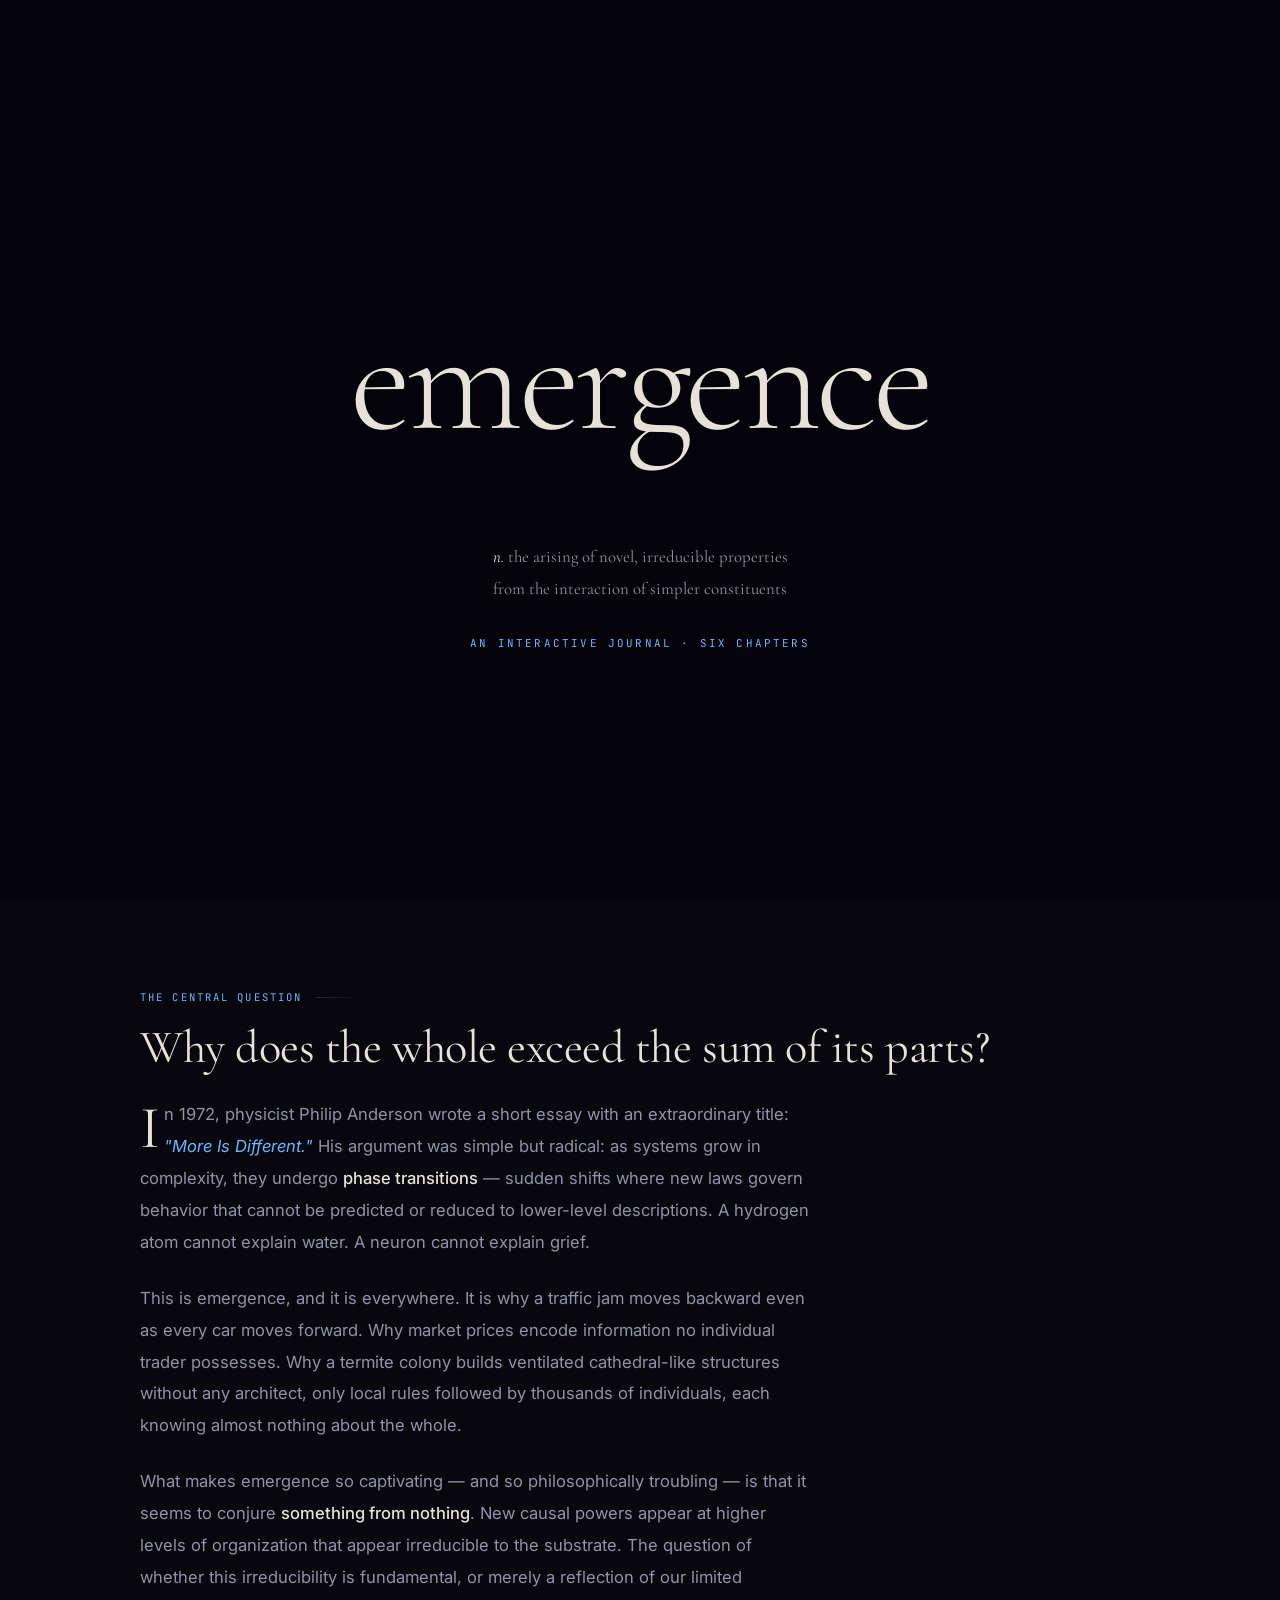
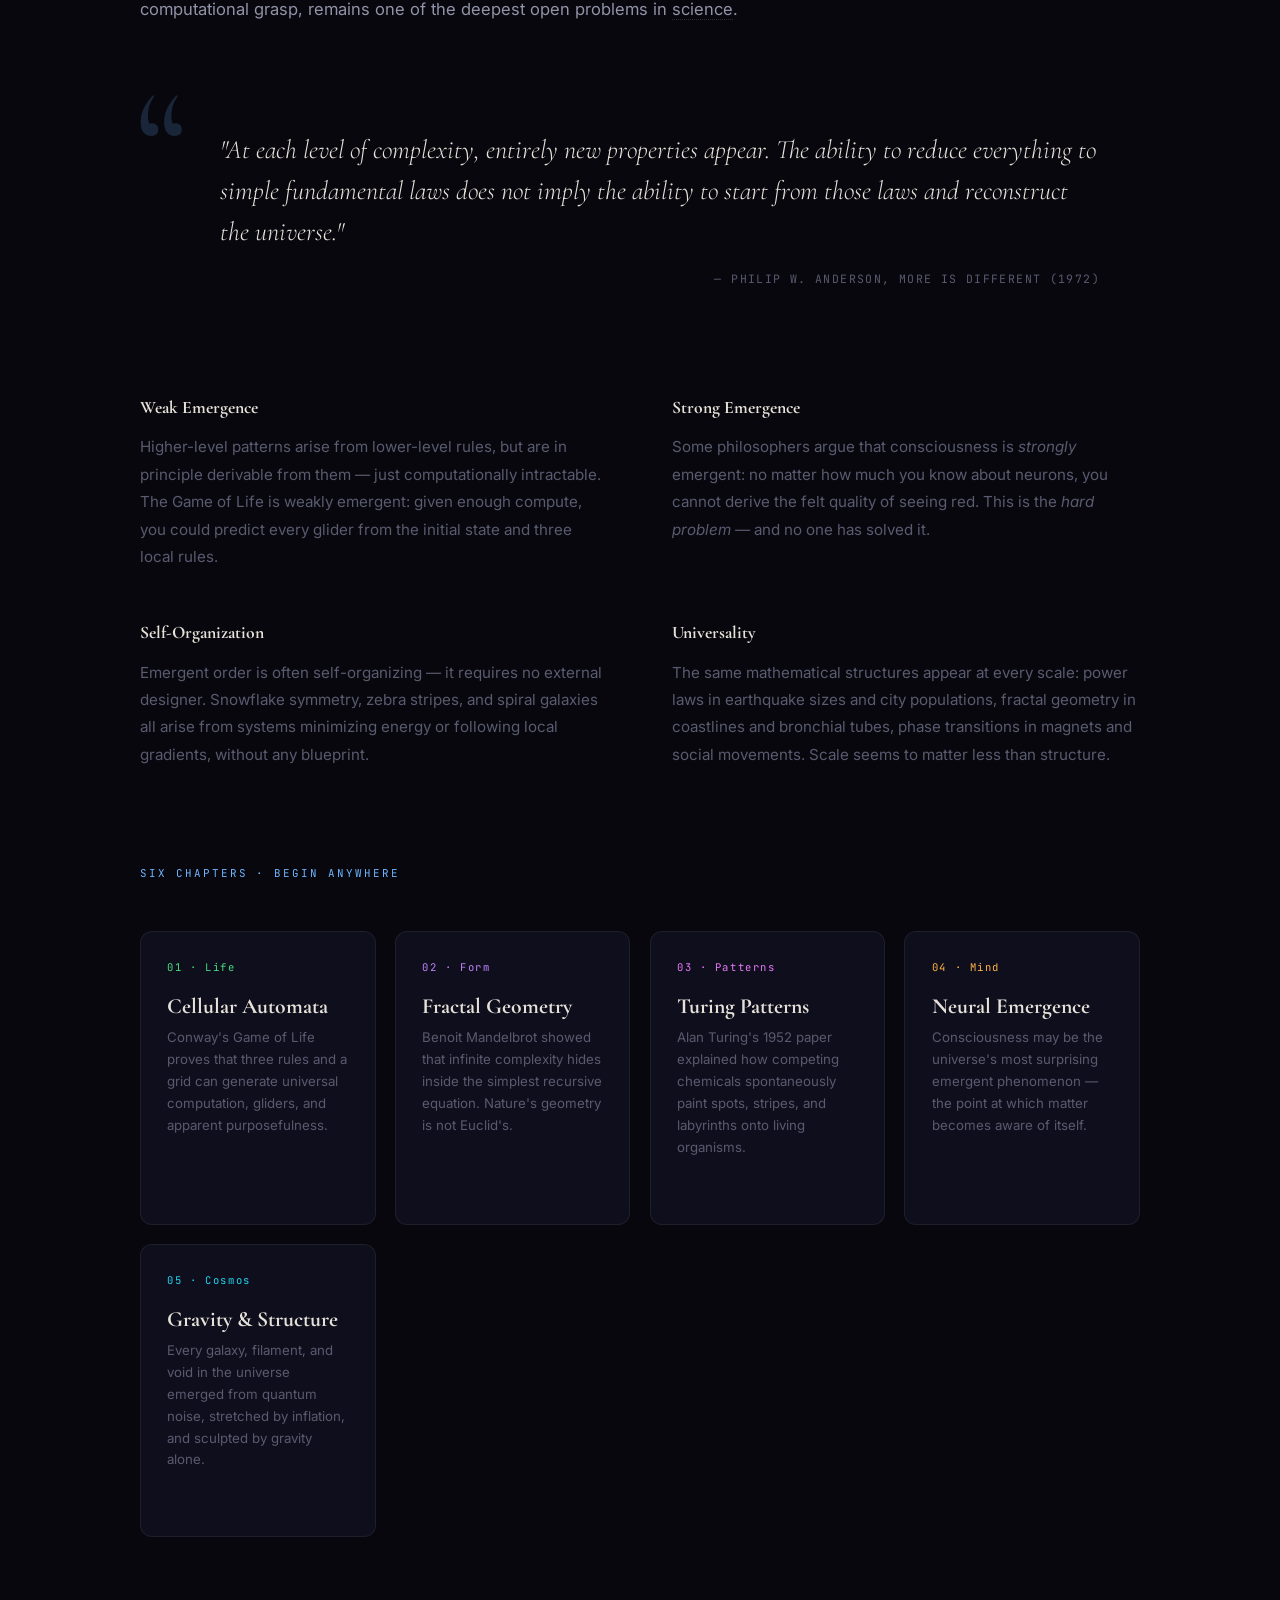
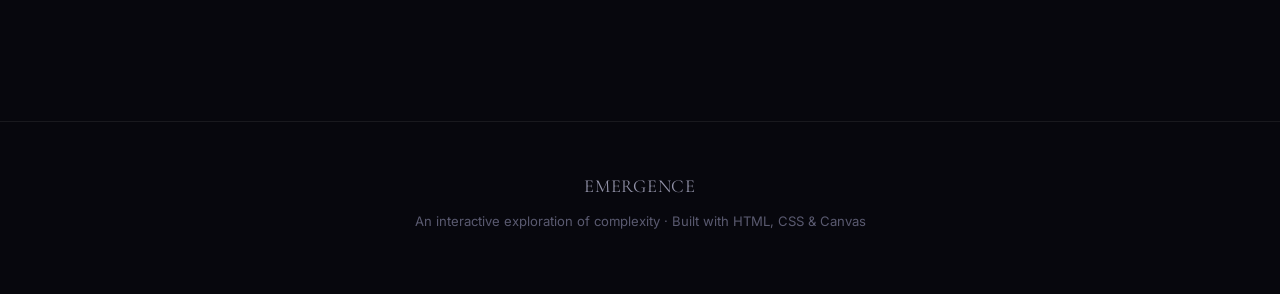
<file: index.html>
<!DOCTYPE html>
<html lang="en">
<head>
  <meta charset="UTF-8">
  <meta name="viewport" content="width=device-width, initial-scale=1.0">
  <title>EMERGENCE — The Science of Becoming Complex</title>
  <meta name="description" content="An interactive journal on how complexity rises from simple rules — boids, fractals, Turing patterns, neurons, and gravity. Six chapters, live simulations.">
  <link rel="icon" type="image/svg+xml" href="assets/favicon.svg">
  <link rel="canonical" href="https://cbr87hzhyd-afk.github.io/claudesproject/index.html">
  <meta property="og:type" content="website">
  <meta property="og:site_name" content="EMERGENCE">
  <meta property="og:title" content="EMERGENCE — More is different.">
  <meta property="og:description" content="An interactive journal on emergence: cellular automata, fractals, reaction-diffusion, neurons, gravity. Six chapters of live simulations.">
  <meta property="og:image" content="https://cbr87hzhyd-afk.github.io/claudesproject/assets/og/index.svg">
  <meta property="og:url" content="https://cbr87hzhyd-afk.github.io/claudesproject/index.html">
  <meta name="twitter:card" content="summary_large_image">
  <meta name="twitter:title" content="EMERGENCE — More is different.">
  <meta name="twitter:description" content="Six chapters of live simulations exploring how complexity arises from simple rules.">
  <meta name="twitter:image" content="https://cbr87hzhyd-afk.github.io/claudesproject/assets/og/index.svg">
  <meta name="theme-color" content="#07070d">
  <link rel="preconnect" href="https://fonts.googleapis.com">
  <link rel="preconnect" href="https://fonts.gstatic.com" crossorigin>
  <link href="https://fonts.googleapis.com/css2?family=Cormorant+Garamond:ital,wght@0,300;0,400;0,500;1,300;1,400&family=Inter:wght@300;400;500&family=JetBrains+Mono:wght@400;500&display=swap" rel="stylesheet">
  <link rel="stylesheet" href="css/main.css">
  <style>
    .hero-canvas { background: var(--bg); }
    .intro-grid {
      display: grid;
      grid-template-columns: 1fr 1fr;
      gap: 3rem 4rem;
      margin-top: 1.5rem;
    }
    @media (max-width: 700px) { .intro-grid { grid-template-columns: 1fr; } }
    .intro-col-title {
      font-family: var(--font-serif);
      font-size: 1.1rem;
      color: var(--text);
      margin-bottom: 0.6rem;
    }
    .intro-col p { font-size: 0.95rem; color: var(--text-muted); line-height: 1.8; }
    .chapter-label {
      font-family: var(--font-mono);
      font-size: 0.68rem;
      letter-spacing: 0.18em;
      text-transform: uppercase;
      color: var(--accent);
      margin-bottom: 2rem;
    }
  </style>
</head>
<body class="page-home">

<nav>
  <a class="nav-logo" href="index.html">EM<span>ERG</span>ENCE</a>
  <ul class="nav-links">
    <li><a href="index.html" class="active">Overview</a></li>
    <li><a href="life.html">Life</a></li>
    <li><a href="form.html">Form</a></li>
    <li><a href="patterns.html">Patterns</a></li>
    <li><a href="mind.html">Mind</a></li>
    <li><a href="cosmos.html">Cosmos</a></li>
  </ul>
</nav>

<main>
  <section class="hero">
    <canvas class="hero-canvas" id="boids-canvas"></canvas>
    <div class="hero-content">
      <p class="hero-eyebrow">An interactive journal · Six chapters</p>
      <h1 class="hero-title">More<br>is <em>different.</em></h1>
      <p class="hero-sub">
        At each level of complexity, entirely new properties appear — properties that no
        amount of reductionist analysis could ever predict. This is emergence, and it is
        how the universe built everything from almost nothing.
      </p>
    </div>
    <div class="scroll-hint">
      <span>Explore</span>
      <div class="scroll-line"></div>
    </div>
  </section>

  <section class="content">

    <div class="section">
      <p class="section-tag">The Central Question</p>
      <h2 class="section-title">Why does the whole exceed the sum of its parts?</h2>

      <div class="prose">
        <p>
          In 1972, physicist Philip Anderson wrote a short essay with an extraordinary title:
          <em>"More Is Different."</em> His argument was simple but radical: as systems grow in
          complexity, they undergo <strong>phase transitions</strong> — sudden shifts where new laws
          govern behavior that cannot be predicted or reduced to lower-level descriptions.
          A hydrogen atom cannot explain water. A neuron cannot explain grief.
        </p>
        <p>
          This is emergence, and it is everywhere. It is why a traffic jam moves backward
          even as every car moves forward. Why market prices encode information no individual
          trader possesses. Why a termite colony builds ventilated cathedral-like structures
          without any architect, only local rules followed by thousands of individuals,
          each knowing almost nothing about the whole.
        </p>
        <p>
          What makes emergence so captivating — and so philosophically troubling — is that
          it seems to conjure <strong>something from nothing</strong>. New causal powers appear at
          higher levels of organization that appear irreducible to the substrate. The question
          of whether this irreducibility is fundamental, or merely a reflection of our limited
          computational grasp, remains one of the deepest open problems in <span class="hidden-quote" data-q="The universe — which others call the Library — is composed of an indefinite, perhaps infinite, number of hexagonal galleries. &mdash; J.L. Borges">science</span>.
        </p>
      </div>

      <div class="pullquote">
        <p>"At each level of complexity, entirely new properties appear. The ability to reduce everything
        to simple fundamental laws does not imply the ability to start from those laws and reconstruct the universe."</p>
        <cite>— Philip W. Anderson, More Is Different (1972)</cite>
      </div>

      <div class="intro-grid">
        <div class="intro-col">
          <h3 class="intro-col-title">Weak Emergence</h3>
          <p>Higher-level patterns arise from lower-level rules, but are in principle
          derivable from them — just computationally intractable. The Game of Life
          is weakly emergent: given enough compute, you could predict every glider
          from the initial state and three local rules.</p>
        </div>
        <div class="intro-col">
          <h3 class="intro-col-title">Strong Emergence</h3>
          <p>Some philosophers argue that consciousness is <em>strongly</em> emergent:
          no matter how much you know about neurons, you cannot derive the felt quality
          of seeing red. This is the <em>hard problem</em> — and no one has solved it.</p>
        </div>
        <div class="intro-col">
          <h3 class="intro-col-title">Self-Organization</h3>
          <p>Emergent order is often self-organizing — it requires no external designer.
          Snowflake symmetry, zebra stripes, and spiral galaxies all arise from systems
          minimizing energy or following local gradients, without any blueprint.</p>
        </div>
        <div class="intro-col">
          <h3 class="intro-col-title">Universality</h3>
          <p>The same mathematical structures appear at every scale: power laws in
          earthquake sizes and city populations, fractal geometry in coastlines and
          bronchial tubes, phase transitions in magnets and social movements. Scale
          seems to matter less than structure.</p>
        </div>
      </div>
    </div>

    <div class="section">
      <p class="chapter-label">Six Chapters · Begin anywhere</p>
      <div class="cards">
        <a class="card" href="life.html">
          <p class="card-num" style="color:#4ade80">01 · Life</p>
          <h3 class="card-title">Cellular Automata</h3>
          <p class="card-desc">Conway's Game of Life proves that three rules and a grid can generate universal computation, gliders, and apparent purposefulness.</p>
          <p class="card-arrow" style="color:#4ade80">Explore →</p>
        </a>
        <a class="card" href="form.html">
          <p class="card-num" style="color:#c084fc">02 · Form</p>
          <h3 class="card-title">Fractal Geometry</h3>
          <p class="card-desc">Benoit Mandelbrot showed that infinite complexity hides inside the simplest recursive equation. Nature's geometry is not Euclid's.</p>
          <p class="card-arrow" style="color:#c084fc">Explore →</p>
        </a>
        <a class="card" href="patterns.html">
          <p class="card-num" style="color:#e879f9">03 · Patterns</p>
          <h3 class="card-title">Turing Patterns</h3>
          <p class="card-desc">Alan Turing's 1952 paper explained how competing chemicals spontaneously paint spots, stripes, and labyrinths onto living organisms.</p>
          <p class="card-arrow" style="color:#e879f9">Explore →</p>
        </a>
        <a class="card" href="mind.html">
          <p class="card-num" style="color:#ffb347">04 · Mind</p>
          <h3 class="card-title">Neural Emergence</h3>
          <p class="card-desc">Consciousness may be the universe's most surprising emergent phenomenon — the point at which matter becomes aware of itself.</p>
          <p class="card-arrow" style="color:#ffb347">Explore →</p>
        </a>
        <a class="card" href="cosmos.html">
          <p class="card-num" style="color:#22d3ee">05 · Cosmos</p>
          <h3 class="card-title">Gravity &amp; Structure</h3>
          <p class="card-desc">Every galaxy, filament, and void in the universe emerged from quantum noise, stretched by inflation, and sculpted by gravity alone.</p>
          <p class="card-arrow" style="color:#22d3ee">Explore →</p>
        </a>
      </div>
    </div>

  </section>
</main>

<footer>
  <p class="footer-logo">EMERGENCE</p>
  <p>An interactive exploration of complexity · Built with HTML, CSS &amp; Canvas</p>
</footer>

<script>
const canvas = document.getElementById('boids-canvas');
const ctx = canvas.getContext('2d');

function resize() {
  canvas.width = canvas.offsetWidth;
  canvas.height = canvas.offsetHeight;
}
resize();
new ResizeObserver(resize).observe(canvas);

const N = window.innerWidth < 600 ? 110 : 260;
const MAX_SPEED = 3.2;
const MAX_FORCE = 0.07;
const SEP_R = 28;
const ALI_R = 58;
const COH_R = 80;
const FLEE_R = 130;
const FLEE_F = 0.28;

let mouseX = -9999, mouseY = -9999;
window.addEventListener('mousemove', e => {
  const r = canvas.getBoundingClientRect();
  mouseX = (e.clientX - r.left) * (canvas.width / r.width);
  mouseY = (e.clientY - r.top)  * (canvas.height / r.height);
});
canvas.addEventListener('mouseleave', () => { mouseX = -9999; mouseY = -9999; });

class Boid {
  constructor() {
    this.x = Math.random() * canvas.width;
    this.y = Math.random() * canvas.height;
    const a = Math.random() * Math.PI * 2;
    this.vx = Math.cos(a) * MAX_SPEED * 0.6;
    this.vy = Math.sin(a) * MAX_SPEED * 0.6;
    this.ax = 0; this.ay = 0;
    this.tx = null; this.ty = null;       // optional target (word formation)
  }
}

const boids = Array.from({length: N}, () => new Boid());

// ── Click → scatter shockwave (jolt + sfx) ─────────────────────
let shockUntil = 0;     // boost the speed cap briefly after a scatter
canvas.addEventListener('click', e => {
  const r = canvas.getBoundingClientRect();
  const mx = (e.clientX - r.left) * (canvas.width / r.width);
  const my = (e.clientY - r.top)  * (canvas.height / r.height);
  const R = 240;
  // Cancel any in-flight word formation: a click should disrupt
  if (formMode !== 0) clearForm();
  for (const b of boids) {
    const dx = b.x - mx, dy = b.y - my;
    const d = Math.hypot(dx, dy) || 1;
    if (d < R) {
      const f = (1 - d / R);
      // Direction
      const ux = dx / d, uy = dy / d;
      // Instant displacement (jolt) and a velocity boost
      b.x += ux * f * 30;
      b.y += uy * f * 30;
      b.vx = ux * MAX_SPEED * (1.5 + f * 1.5);
      b.vy = uy * MAX_SPEED * (1.5 + f * 1.5);
    }
  }
  shockUntil = performance.now() + 600;
  if (window.EM_SOUND) window.EM_SOUND.whoosh(0.55, 0.05);
});

// ── Word formation: every ~22s, briefly steer into "EMERGENCE" ─
let wordTargets = null;
function buildEmergenceTargets() {
  const off = document.createElement('canvas');
  off.width  = Math.min(900, canvas.width);
  off.height = Math.max(180, Math.floor(canvas.height * 0.35));
  const c = off.getContext('2d');
  c.fillStyle = '#fff';
  const fs = Math.floor(off.height * 0.78);
  c.font = `300 ${fs}px "Cormorant Garamond", Georgia, serif`;
  c.textAlign = 'center';
  c.textBaseline = 'middle';
  c.fillText('EMERGENCE', off.width / 2, off.height / 2);
  const data = c.getImageData(0, 0, off.width, off.height).data;
  const pts = [];
  const stride = 9;
  for (let y = 0; y < off.height; y += stride)
    for (let x = 0; x < off.width; x += stride)
      if (data[(y * off.width + x) * 4 + 3] > 80) pts.push([x, y]);
  // Center this on the canvas
  const ox = (canvas.width  - off.width)  / 2;
  const oy = (canvas.height - off.height) / 2;
  return pts.map(([x, y]) => [x + ox, y + oy]);
}

let formMode = 0;     // 0 idle, 1 forming, 2 holding, 3 dispersing
let formStart = 0;
function tryForm() {
  wordTargets = buildEmergenceTargets();
  // Assign each boid the nearest unused target (greedy enough)
  const used = new Uint8Array(wordTargets.length);
  for (const b of boids) {
    let best = -1, bd = Infinity;
    for (let j = 0; j < wordTargets.length; j++) {
      if (used[j]) continue;
      const dx = wordTargets[j][0] - b.x, dy = wordTargets[j][1] - b.y;
      const d = dx * dx + dy * dy;
      if (d < bd) { bd = d; best = j; }
    }
    if (best >= 0) {
      used[best] = 1;
      b.tx = wordTargets[best][0];
      b.ty = wordTargets[best][1];
    } else { b.tx = null; b.ty = null; }
  }
  formMode = 1;
  formStart = performance.now();
}
function clearForm() {
  for (const b of boids) { b.tx = null; b.ty = null; }
  formMode = 0;
}

// First formation a few seconds in, then on a slow cadence
setTimeout(() => { if (Math.random() < 0.8) tryForm(); }, 9000);
setInterval(() => { if (formMode === 0 && Math.random() < 0.5) tryForm(); }, 26000);

function clamp(vx, vy, max) {
  const m = Math.hypot(vx, vy);
  return m > max ? [vx*max/m, vy*max/m] : [vx, vy];
}

function flock(b) {
  let sx=0,sy=0,sc=0, ax=0,ay=0,ac=0, cx=0,cy=0,cc=0;
  for (const o of boids) {
    if (o === b) continue;
    const dx = b.x - o.x, dy = b.y - o.y;
    const d = Math.hypot(dx, dy);
    if (d < SEP_R && d > 0) { sx += dx/d; sy += dy/d; sc++; }
    if (d < ALI_R) { ax += o.vx; ay += o.vy; ac++; }
    if (d < COH_R) { cx += o.x; cy += o.y; cc++; }
  }
  let fx=0, fy=0;
  if (sc > 0) {
    const m = Math.hypot(sx, sy) || 1;
    let [dx,dy] = [(sx/m)*MAX_SPEED - b.vx, (sy/m)*MAX_SPEED - b.vy];
    [dx,dy] = clamp(dx, dy, MAX_FORCE);
    fx += dx*1.6; fy += dy*1.6;
  }
  if (ac > 0) {
    const m = Math.hypot(ax, ay) || 1;
    let [dx,dy] = [(ax/m)*MAX_SPEED - b.vx, (ay/m)*MAX_SPEED - b.vy];
    [dx,dy] = clamp(dx, dy, MAX_FORCE);
    fx += dx; fy += dy;
  }
  if (cc > 0) {
    const tx = cx/cc, ty = cy/cc;
    const dm = Math.hypot(tx - b.x, ty - b.y) || 1;
    let [dx,dy] = [((tx-b.x)/dm)*MAX_SPEED - b.vx, ((ty-b.y)/dm)*MAX_SPEED - b.vy];
    [dx,dy] = clamp(dx, dy, MAX_FORCE);
    fx += dx; fy += dy;
  }
  // Flee cursor
  const mdx = b.x - mouseX, mdy = b.y - mouseY;
  const md  = Math.hypot(mdx, mdy);
  if (md < FLEE_R && md > 0) {
    const strength = Math.pow(1 - md / FLEE_R, 2) * FLEE_F;
    fx += (mdx / md) * strength;
    fy += (mdy / md) * strength;
  }

  // Word-formation target — overrides flock with a strong seek
  if ((formMode === 1 || formMode === 2) && b.tx !== null) {
    const tdx = b.tx - b.x, tdy = b.ty - b.y;
    const td = Math.hypot(tdx, tdy) || 1;
    const seek = formMode === 2 ? 0.35 : 0.18;
    fx = (tdx / td) * MAX_SPEED * seek - b.vx * 0.04;
    fy = (tdy / td) * MAX_SPEED * seek - b.vy * 0.04;
  }

  b.ax = fx; b.ay = fy;
}

function tick() {
  // Lifecycle: forming(2.5s) → holding(2.8s) → dispersing(1.4s)
  if (formMode === 1 && performance.now() - formStart > 2500) { formMode = 2; formStart = performance.now(); }
  else if (formMode === 2 && performance.now() - formStart > 2800) { formMode = 3; formStart = performance.now(); }
  else if (formMode === 3 && performance.now() - formStart > 1400) { clearForm(); }

  ctx.fillStyle = 'rgba(7,7,13,0.18)';
  ctx.fillRect(0, 0, canvas.width, canvas.height);

  const cap = performance.now() < shockUntil ? MAX_SPEED * 2.4 : MAX_SPEED;
  for (const b of boids) {
    flock(b);
    b.vx += b.ax; b.vy += b.ay;
    const sp = Math.hypot(b.vx, b.vy);
    if (sp > cap) { b.vx = b.vx/sp*cap; b.vy = b.vy/sp*cap; }
    if (sp < 0.5) { b.vx *= 1.05; b.vy *= 1.05; }
    b.x = (b.x + b.vx + canvas.width) % canvas.width;
    b.y = (b.y + b.vy + canvas.height) % canvas.height;

    const angle = Math.atan2(b.vy, b.vx);
    const alpha = 0.35 + (sp / MAX_SPEED) * 0.45;
    ctx.save();
    ctx.translate(b.x, b.y);
    ctx.rotate(angle);
    ctx.beginPath();
    ctx.moveTo(7, 0);
    ctx.lineTo(-4, -2.5);
    ctx.lineTo(-2.5, 0);
    ctx.lineTo(-4, 2.5);
    ctx.closePath();
    ctx.fillStyle = `rgba(110,181,255,${alpha * 0.45})`;
    ctx.fill();
    ctx.strokeStyle = `rgba(110,181,255,${alpha * 0.7})`;
    ctx.lineWidth = 0.6;
    ctx.stroke();
    ctx.restore();
  }
  requestAnimationFrame(tick);
}
tick();
</script>
<script src="js/sound.js"></script>
<script src="js/site.js"></script>
</body>
</html>
</file>
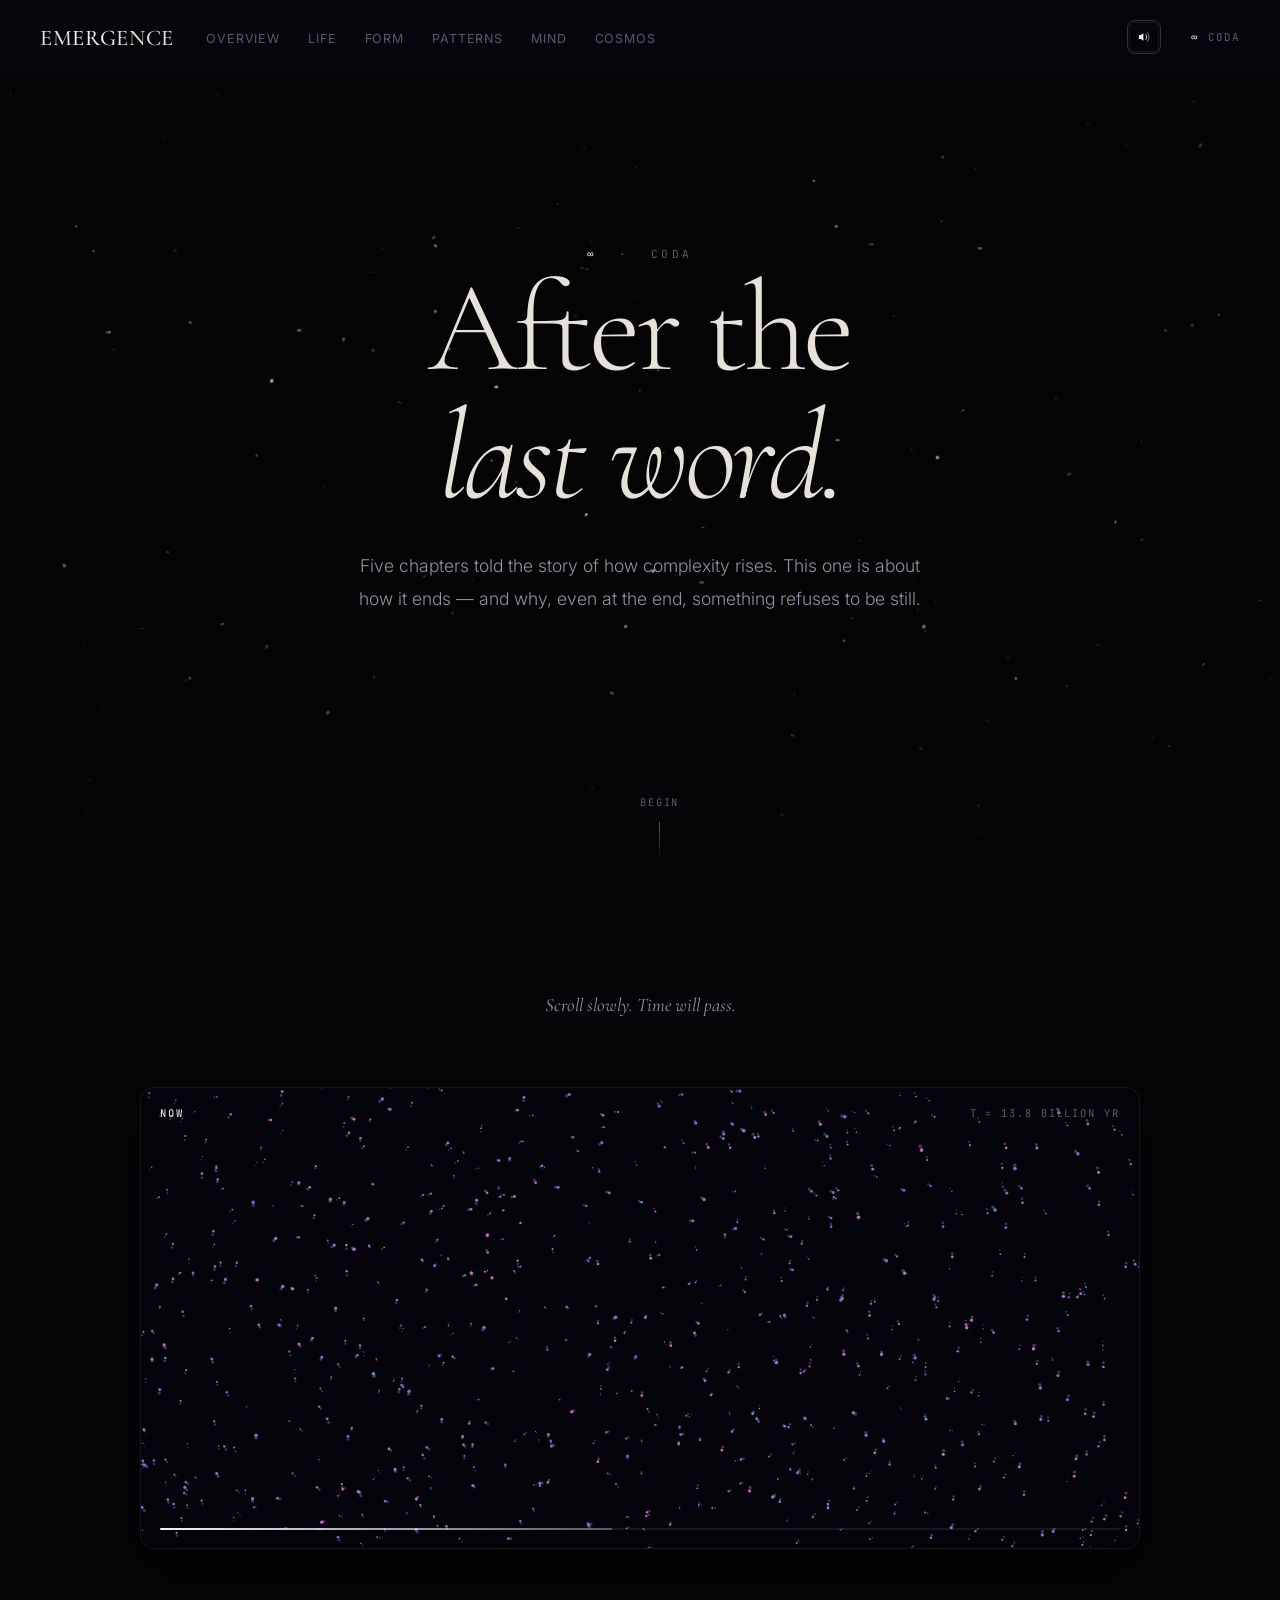
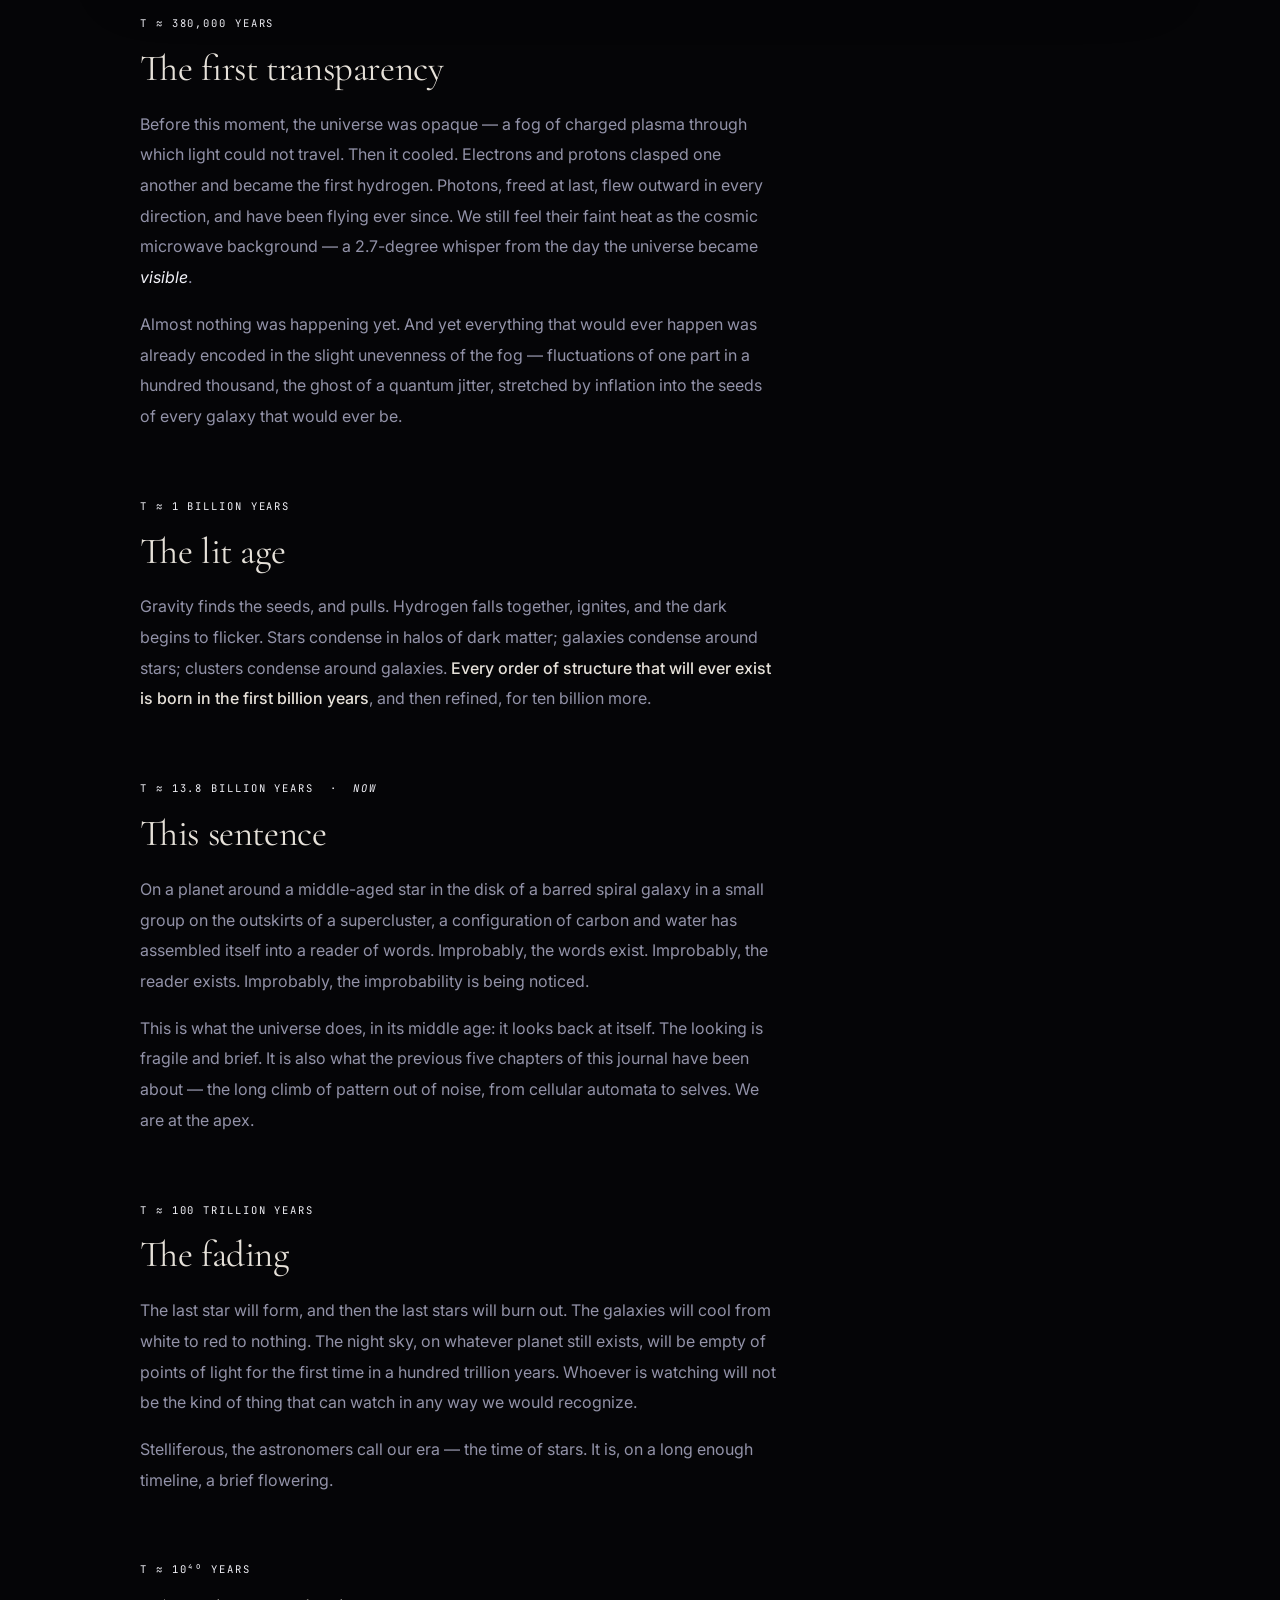
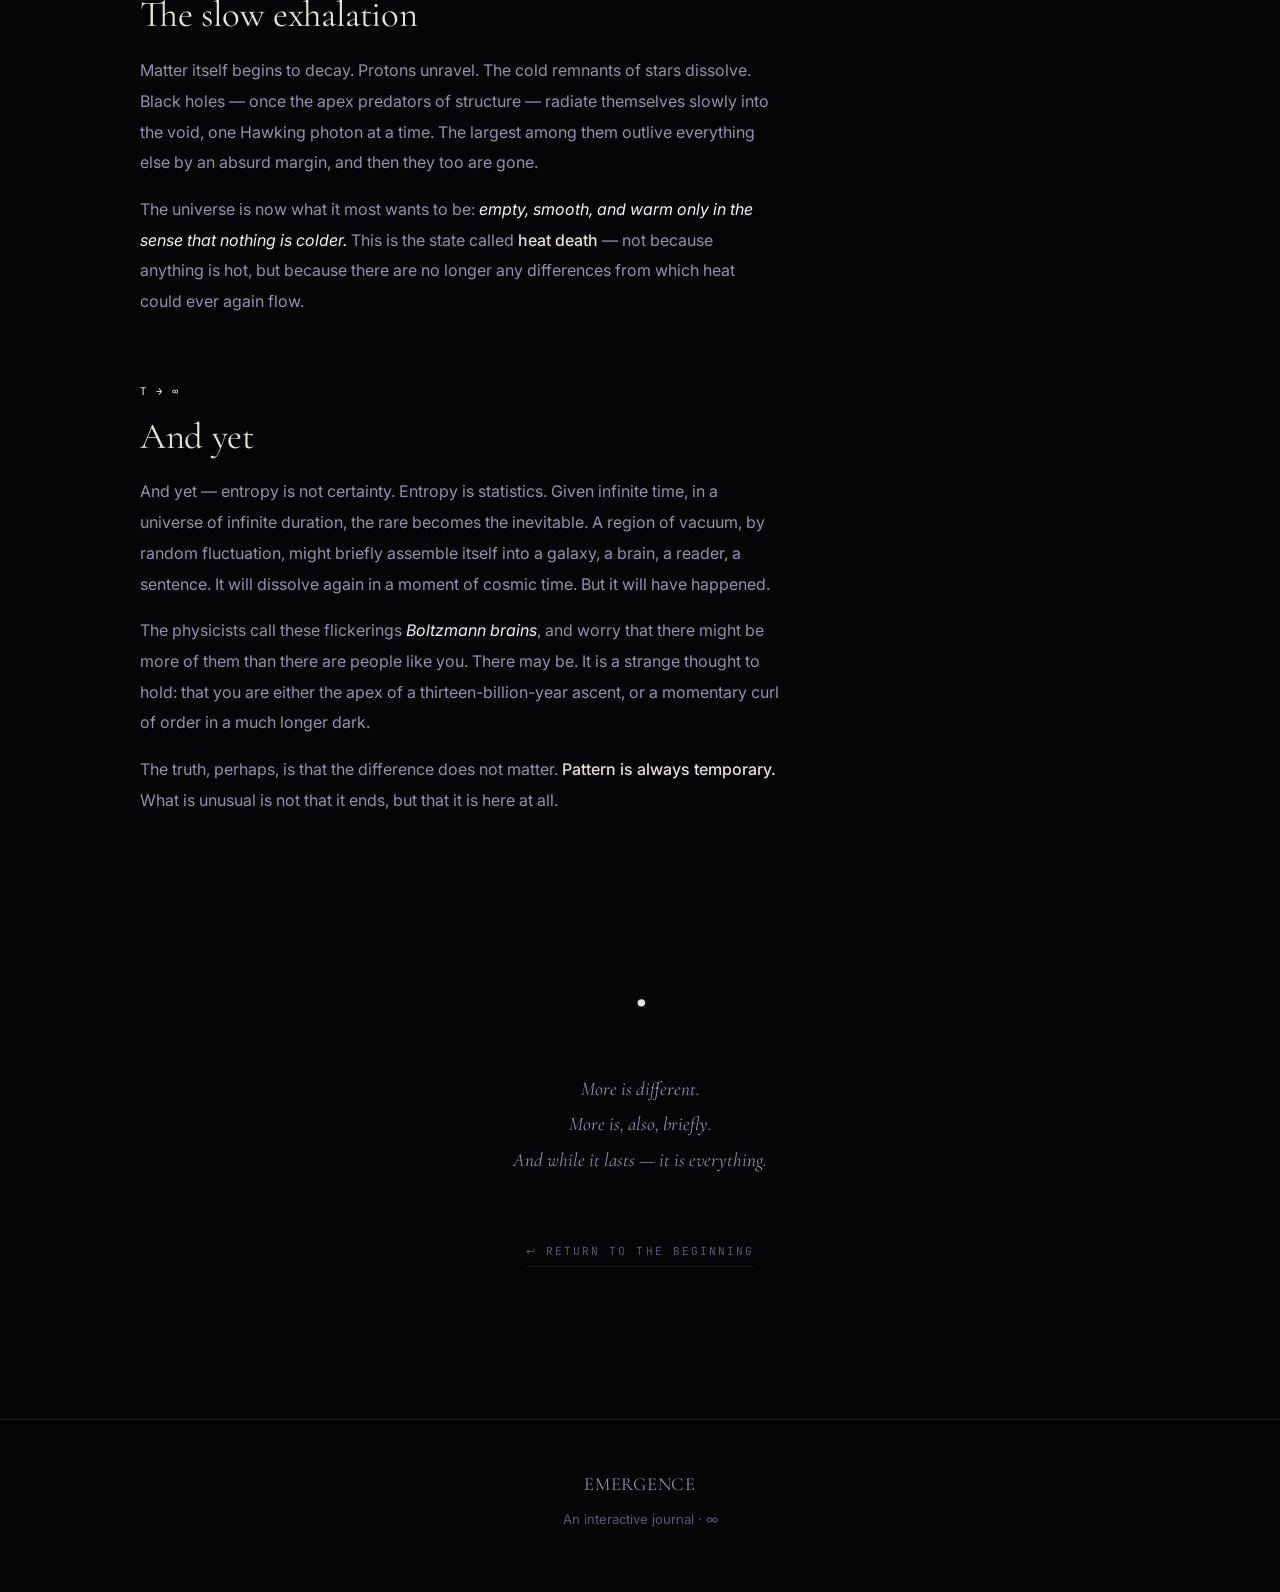
<file: coda.html>
<!DOCTYPE html>
<html lang="en">
<head>
  <meta charset="UTF-8">
  <meta name="viewport" content="width=device-width, initial-scale=1.0">
  <title>Coda — EMERGENCE</title>
  <meta name="description" content="A meditation on entropy, the long now, and heat death — the secret seventh chapter.">
  <link rel="icon" type="image/svg+xml" href="assets/favicon.svg">
  <link rel="canonical" href="https://cbr87hzhyd-afk.github.io/claudesproject/coda.html">
  <meta property="og:type" content="article">
  <meta property="og:site_name" content="EMERGENCE">
  <meta property="og:title" content="Coda — After the last word · EMERGENCE">
  <meta property="og:description" content="A meditation on entropy, the long now, and heat death.">
  <meta property="og:image" content="https://cbr87hzhyd-afk.github.io/claudesproject/assets/og/coda.svg">
  <meta property="og:url" content="https://cbr87hzhyd-afk.github.io/claudesproject/coda.html">
  <meta name="twitter:card" content="summary_large_image">
  <meta name="twitter:title" content="Coda — EMERGENCE">
  <meta name="twitter:description" content="A meditation on entropy and heat death.">
  <meta name="twitter:image" content="https://cbr87hzhyd-afk.github.io/claudesproject/assets/og/coda.svg">
  <meta name="theme-color" content="#050507">
  <link rel="preconnect" href="https://fonts.googleapis.com">
  <link rel="preconnect" href="https://fonts.gstatic.com" crossorigin>
  <link href="https://fonts.googleapis.com/css2?family=Cormorant+Garamond:ital,wght@0,300;0,400;0,500;1,300;1,400&family=Inter:wght@300;400;500&family=JetBrains+Mono:wght@400;500&display=swap" rel="stylesheet">
  <link rel="stylesheet" href="css/main.css">
  <style>
    .coda-eyebrow {
      font-family: var(--font-mono);
      font-size: 0.7rem;
      letter-spacing: 0.32em;
      text-transform: uppercase;
      color: var(--text-muted);
    }
    .coda-eyebrow em { color: var(--accent); font-style: normal; }
    .coda-prologue {
      max-width: 640px;
      margin: 0 auto 2rem;
      font-family: var(--font-serif);
      font-size: 1.18rem;
      line-height: 1.85;
      color: var(--text-dim);
      text-align: center;
      font-style: italic;
    }
  </style>
</head>
<body class="page-coda">

<nav>
  <a class="nav-logo" href="index.html">EM<span>ERG</span>ENCE</a>
  <ul class="nav-links">
    <li><a href="index.html">Overview</a></li>
    <li><a href="life.html">Life</a></li>
    <li><a href="form.html">Form</a></li>
    <li><a href="patterns.html">Patterns</a></li>
    <li><a href="mind.html">Mind</a></li>
    <li><a href="cosmos.html">Cosmos</a></li>
  </ul>
</nav>

<main>
  <section class="hero">
    <canvas class="hero-canvas" id="coda-hero"></canvas>
    <div class="hero-content">
      <p class="coda-eyebrow"><em>∞</em> &nbsp;·&nbsp; Coda</p>
      <h1 class="hero-title">After the<br><em>last word.</em></h1>
      <p class="hero-sub">
        Five chapters told the story of how complexity rises.
        This one is about how it ends — and why, even at the end,
        something refuses to be still.
      </p>
    </div>
    <div class="scroll-hint">
      <span>Begin</span>
      <div class="scroll-line"></div>
    </div>
  </section>

  <section class="content">

    <p class="coda-prologue">
      Scroll slowly. Time will pass.
    </p>

    <!-- The scroll-driven cosmological time canvas -->
    <div class="coda-frame" id="coda-frame">
      <canvas id="coda-canvas"></canvas>
      <div class="coda-meter">
        <span id="coda-era" class="era">The First Light</span>
        <span id="coda-time" style="color:var(--text-muted)">t = 380,000 yr</span>
      </div>
      <div class="coda-time-bar"><div id="coda-time-fill"></div></div>
    </div>

    <!-- Stations of prose, each tied to an era. -->
    <div class="coda-station" data-era="0">
      <p class="era-tag">t ≈ 380,000 years</p>
      <h3>The first transparency</h3>
      <p>
        Before this moment, the universe was opaque — a fog of charged plasma
        through which light could not travel. Then it cooled. Electrons and protons
        clasped one another and became the first hydrogen. Photons, freed at last,
        flew outward in every direction, and have been flying ever since. We still feel
        their faint heat as the cosmic microwave background — a 2.7-degree whisper
        from the day the universe became <em>visible</em>.
      </p>
      <p>
        Almost nothing was happening yet. And yet everything that would ever happen
        was already encoded in the slight unevenness of the fog — fluctuations of
        one part in a hundred thousand, the ghost of a quantum jitter, stretched by
        inflation into the seeds of every galaxy that would ever be.
      </p>
    </div>

    <div class="coda-station" data-era="1">
      <p class="era-tag">t ≈ 1 billion years</p>
      <h3>The lit age</h3>
      <p>
        Gravity finds the seeds, and pulls. Hydrogen falls together, ignites, and
        the dark begins to flicker. Stars condense in halos of dark matter; galaxies
        condense around stars; clusters condense around galaxies. <strong>Every order
        of structure that will ever exist is born in the first billion years</strong>,
        and then refined, for ten billion more.
      </p>
    </div>

    <div class="coda-station" data-era="2">
      <p class="era-tag">t ≈ 13.8 billion years &nbsp;·&nbsp; <em>now</em></p>
      <h3>This sentence</h3>
      <p>
        On a planet around a middle-aged star in the disk of a barred spiral galaxy
        in a small group on the outskirts of a supercluster, a configuration of
        carbon and water has assembled itself into a reader of words.
        Improbably, the words exist. Improbably, the reader exists. Improbably, the
        improbability is being noticed.
      </p>
      <p>
        This is what the universe does, in its middle age: it looks back at itself.
        The looking is fragile and brief. It is also what the previous five chapters
        of this journal have been about — the long climb of pattern out of noise,
        from cellular automata to selves. We are at the apex.
      </p>
    </div>

    <div class="coda-station" data-era="3">
      <p class="era-tag">t ≈ 100 trillion years</p>
      <h3>The fading</h3>
      <p>
        The last star will form, and then the last stars will burn out.
        The galaxies will cool from white to red to nothing.
        The night sky, on whatever planet still exists, will be empty of points of light
        for the first time in a hundred trillion years. Whoever is watching will not be
        the kind of thing that can watch in any way we would recognize.
      </p>
      <p>
        Stelliferous, the astronomers call our era — the time of stars.
        It is, on a long enough timeline, a brief flowering.
      </p>
    </div>

    <div class="coda-station" data-era="4">
      <p class="era-tag">t ≈ 10⁴⁰ years</p>
      <h3>The slow exhalation</h3>
      <p>
        Matter itself begins to decay. Protons unravel.
        The cold remnants of stars dissolve. Black holes — once the apex predators
        of structure — radiate themselves slowly into the void, one Hawking photon
        at a time. The largest among them outlive everything else by an absurd margin,
        and then they too are gone.
      </p>
      <p>
        The universe is now what it most wants to be: <em>empty, smooth, and warm
        only in the sense that nothing is colder.</em> This is the state called
        <strong>heat death</strong> — not because anything is hot, but because there
        are no longer any differences from which heat could ever again flow.
      </p>
    </div>

    <div class="coda-station" data-era="5">
      <p class="era-tag">t → ∞</p>
      <h3>And yet</h3>
      <p>
        And yet — entropy is not certainty. Entropy is statistics.
        Given infinite time, in a universe of infinite duration, the rare becomes the
        inevitable. A region of vacuum, by random fluctuation, might briefly assemble
        itself into a galaxy, a brain, a reader, a sentence. It will dissolve again
        in a moment of cosmic time. But it will have happened.
      </p>
      <p>
        The physicists call these flickerings <em>Boltzmann brains</em>, and worry that
        there might be more of them than there are people like you. There may be.
        It is a strange thought to hold: that you are either the apex of a thirteen-billion-year
        ascent, or a momentary curl of order in a much longer dark.
      </p>
      <p>
        The truth, perhaps, is that the difference does not matter. <strong>Pattern is
        always temporary.</strong> What is unusual is not that it ends, but that it is here at all.
      </p>
    </div>

    <div class="coda-final">
      <div class="glyph">·</div>
      <p>
        More is different.<br>
        More is, also, briefly.<br>
        And while it lasts — it is everything.
      </p>
      <a class="coda-back" href="index.html">↩ return to the beginning</a>
    </div>

  </section>
</main>

<footer>
  <p class="footer-logo">EMERGENCE</p>
  <p>An interactive journal · ∞</p>
</footer>

<script>
/* ═══════════════════════════════════════════════════════════════
   CODA — quiet hero starfield
   ═══════════════════════════════════════════════════════════════ */
(function () {
  const c = document.getElementById('coda-hero');
  if (!c) return;
  const x = c.getContext('2d');
  function fit() { c.width = c.offsetWidth; c.height = c.offsetHeight; }
  fit();
  window.addEventListener('resize', fit);

  const N = 220;
  const stars = Array.from({ length: N }, () => ({
    x: Math.random(),
    y: Math.random(),
    r: 0.4 + Math.random() * 1.4,
    ph: Math.random() * Math.PI * 2,
    sp: 0.0006 + Math.random() * 0.0014,    // very slow drift
    th: Math.random() * Math.PI * 2,
    bri: 0.25 + Math.random() * 0.6
  }));

  function tick(ts) {
    const W = c.width, H = c.height;
    x.fillStyle = 'rgba(5, 5, 7, 0.35)';
    x.fillRect(0, 0, W, H);
    const t = ts * 0.001;
    for (const s of stars) {
      // Drift in a slow direction
      s.x = (s.x + Math.cos(s.th) * s.sp + 1) % 1;
      s.y = (s.y + Math.sin(s.th) * s.sp + 1) % 1;
      const tw = 0.5 + 0.5 * Math.sin(t * 0.6 + s.ph);
      const a  = s.bri * tw;
      x.beginPath();
      x.arc(s.x * W, s.y * H, s.r, 0, Math.PI * 2);
      x.fillStyle = `rgba(220, 225, 240, ${a * 0.85})`;
      x.fill();
    }
    requestAnimationFrame(tick);
  }
  requestAnimationFrame(tick);
})();
</script>

<script>
/* ═══════════════════════════════════════════════════════════════
   CODA — scroll-driven cosmological time canvas.
   Particle field whose configuration is a function of time t∈[0,1].
   ═══════════════════════════════════════════════════════════════ */
(function () {
  const frame  = document.getElementById('coda-frame');
  const canvas = document.getElementById('coda-canvas');
  const ctx    = canvas.getContext('2d');
  const eraEl  = document.getElementById('coda-era');
  const timeEl = document.getElementById('coda-time');
  const fillEl = document.getElementById('coda-time-fill');

  let W = 0, H = 0;

  function resize() {
    canvas.width  = canvas.offsetWidth;
    canvas.height = canvas.offsetHeight;
    W = canvas.width; H = canvas.height;
    seed();
  }

  // Particle field
  const N = 720;
  const P = new Array(N);
  function seed() {
    for (let i = 0; i < N; i++) {
      P[i] = {
        x:  Math.random() * W,
        y:  Math.random() * H,
        // Destiny: each particle eventually drifts to its own attractor cluster
        ax: Math.random(),                      // attractor x normalized
        ay: Math.random(),                      // attractor y normalized
        h:  185 + Math.random() * 90,           // hue base
        s:  0.4 + Math.random() * 0.6,          // size factor
        ph: Math.random() * Math.PI * 2,        // phase for twinkle
        // For galaxy phase: cluster id
        cl: Math.floor(Math.random() * 12),
      };
    }
    // Cluster centers in normalized coords
    clusters.length = 0;
    for (let c = 0; c < 12; c++) {
      clusters.push({
        x: 0.1 + Math.random() * 0.8,
        y: 0.15 + Math.random() * 0.7,
        h: 200 + Math.random() * 110
      });
    }
  }
  const clusters = [];

  // Time scrubber: t in [0,1] driven by scroll position over the frame
  let t = 0, target = 0;

  function updateTime() {
    const r = frame.getBoundingClientRect();
    const vh = window.innerHeight;
    // Begin once the frame top crosses near the bottom; finish well before it leaves
    const start = vh * 0.85;
    const end   = -r.height + vh * 0.15;
    const span  = start - end;
    const raw   = (start - r.top) / span;
    target = Math.max(0, Math.min(1, raw));
  }
  window.addEventListener('scroll', updateTime, { passive: true });
  window.addEventListener('resize', () => { resize(); updateTime(); });

  // Era labels and time stamps
  const ERAS = [
    { upto: 0.10, name: 'The Plasma',         time: 't ≈ 380,000 yr' },
    { upto: 0.20, name: 'First Light',        time: 't ≈ 200 million yr' },
    { upto: 0.35, name: 'The Lit Age',        time: 't ≈ 1 billion yr' },
    { upto: 0.50, name: 'Now',                time: 't = 13.8 billion yr' },
    { upto: 0.65, name: 'The Long Twilight',  time: 't ≈ 100 trillion yr' },
    { upto: 0.80, name: 'Degenerate Era',     time: 't ≈ 10²⁰ yr' },
    { upto: 0.92, name: 'The Black Hole Era', time: 't ≈ 10³⁰ yr' },
    { upto: 0.985, name: 'Heat Death',         time: 't ≈ 10⁴⁰ yr' },
    { upto: 1.001, name: 'A Fluctuation',      time: 't → ∞' },
  ];

  function eraFor(time) {
    for (const e of ERAS) if (time <= e.upto) return e;
    return ERAS[ERAS.length - 1];
  }

  // ── A drawable word in particles, used for the Boltzmann moment ──
  // Pre-render a tiny offscreen "still" and sample its pixels into target points.
  let wordPoints = null;
  function buildWord() {
    const off = document.createElement('canvas');
    off.width = 600; off.height = 140;
    const c = off.getContext('2d');
    c.fillStyle = '#fff';
    c.font = '300 110px "Cormorant Garamond", Georgia, serif';
    c.textAlign = 'center';
    c.textBaseline = 'middle';
    c.fillText('still', off.width / 2, off.height / 2);
    const img = c.getImageData(0, 0, off.width, off.height).data;
    const pts = [];
    const stride = 6;
    for (let y = 0; y < off.height; y += stride)
      for (let x = 0; x < off.width; x += stride) {
        if (img[(y * off.width + x) * 4 + 3] > 80) pts.push([x / off.width, y / off.height]);
      }
    wordPoints = pts;
  }
  buildWord();

  // ── Render ───────────────────────────────────────────────────
  function render() {
    // Smooth t toward target
    t += (target - t) * 0.08;
    const era = eraFor(t);
    eraEl.textContent  = era.name;
    timeEl.textContent = era.time;
    fillEl.style.width = (t * 100).toFixed(2) + '%';

    // Background color shifts with era — warm in the lit age, cold elsewhere.
    let bgR = 5, bgG = 5, bgB = 10;
    if (t < 0.10) { bgR = 22; bgG = 6; bgB = 8; }    // plasma red-warm
    else if (t < 0.5) { bgR = 5; bgG = 5; bgB = 10; }
    else if (t < 0.7) { bgR = 8; bgG = 4; bgB = 8; } // dimming
    else { bgR = 2; bgG = 2; bgB = 4; }              // black

    ctx.fillStyle = `rgba(${bgR},${bgG},${bgB},${t < 0.05 ? 0.32 : 0.55})`;
    ctx.fillRect(0, 0, W, H);

    const time = performance.now() * 0.001;

    // Phase-by-phase positioning
    for (let i = 0; i < N; i++) {
      const p = P[i];
      let tx, ty, alpha, size, hue, sat, lit;

      if (t < 0.10) {
        // PLASMA: dense uniform glow with hot wobble
        const w = 2 + Math.sin(p.ph + time * 4) * 1.5;
        tx = p.x + (Math.random() - 0.5) * w * 0.4;
        ty = p.y + (Math.random() - 0.5) * w * 0.4;
        const u = t / 0.10;
        alpha = 0.5 - u * 0.2;
        size  = 1.4;
        hue   = 18 + Math.sin(p.ph) * 10;
        sat   = 90; lit = 60 - u * 10;
        p.x = tx; p.y = ty;
      } else if (t < 0.35) {
        // CONDENSATION: drift toward cluster centers
        const u = (t - 0.10) / 0.25;            // 0..1
        const c = clusters[p.cl];
        const cx = c.x * W, cy = c.y * H;
        const k = 0.018 + u * 0.05;
        p.x += (cx + Math.cos(p.ph + time * 0.3) * 50 - p.x) * k;
        p.y += (cy + Math.sin(p.ph + time * 0.3) * 50 - p.y) * k;
        alpha = 0.45 + u * 0.4;
        size  = 1 + u * 0.6;
        hue   = c.h;
        sat   = 70; lit = 60 + u * 10;
      } else if (t < 0.55) {
        // NOW: full structure, soft swirl
        const c = clusters[p.cl];
        const cx = c.x * W, cy = c.y * H;
        const dx = p.x - cx, dy = p.y - cy;
        const d = Math.hypot(dx, dy) || 1;
        // Slow Keplerian swirl
        const ang = Math.atan2(dy, dx) + 0.0025 / Math.sqrt(d) * 60;
        const r = d + Math.sin(time * 0.5 + p.ph) * 0.3;
        p.x = cx + Math.cos(ang) * r;
        p.y = cy + Math.sin(ang) * r;
        alpha = 0.85;
        size  = 1.6 + Math.sin(p.ph + time) * 0.25;
        hue   = c.h;
        sat   = 70; lit = 70;
      } else if (t < 0.78) {
        // DIMMING: stars cool, drift apart slightly
        const u = (t - 0.55) / 0.23;
        const c = clusters[p.cl];
        const cx = c.x * W, cy = c.y * H;
        // Push outward gently
        p.x += (p.x - cx) * 0.0015;
        p.y += (p.y - cy) * 0.0015;
        alpha = (1 - u) * 0.7;
        size  = 1.2 + (1 - u) * 0.4;
        hue   = c.h - u * 30;                   // shift toward red
        sat   = 60 - u * 20; lit = 55 - u * 25;
      } else if (t < 0.92) {
        // BLACK HOLE ERA: very few sparse, low light points
        if (i % 22 !== 0) { continue; }         // most particles dark
        const u = (t - 0.78) / 0.14;
        alpha = (1 - u) * 0.4;
        size  = 1.4;
        hue   = 18; sat = 80; lit = 45 - u * 20;
      } else if (t < 0.985) {
        // HEAT DEATH: nearly empty, single faint drift
        if (i % 80 !== 0) continue;
        const u = (t - 0.92) / 0.065;
        alpha = (1 - u) * 0.35;
        size  = 1.0 - u * 0.6;
        hue   = 220; sat = 30; lit = 55;
      } else {
        // BOLTZMANN FLUCTUATION: particles briefly form the word "still"
        const wp = wordPoints;
        if (!wp || !wp.length) continue;
        const u = (t - 0.985) / 0.015;          // 0..1 across the moment
        const which = i % wp.length;
        const [nx, ny] = wp[which];
        // Place around the canvas center with a slight margin
        const wbx = W * 0.18, wby = H * 0.32, wbw = W * 0.64, wbh = H * 0.36;
        const tx2 = wbx + nx * wbw, ty2 = wby + ny * wbh;
        const k = 0.18;
        p.x += (tx2 - p.x) * k;
        p.y += (ty2 - p.y) * k;
        // Brightens then dims — a curve that peaks at u≈0.6
        const brightness = Math.sin(Math.min(1, u) * Math.PI);
        alpha = 0.05 + 0.85 * brightness;
        size  = 1.2 + brightness * 0.7;
        hue   = 220 - brightness * 40;
        sat   = 8;  lit = 92;
      }

      ctx.beginPath();
      ctx.arc(p.x, p.y, size * p.s, 0, Math.PI * 2);
      ctx.fillStyle = `hsla(${hue}, ${sat}%, ${lit}%, ${alpha})`;
      ctx.fill();
    }

    requestAnimationFrame(render);
  }

  // Boot
  window.addEventListener('load', () => {
    resize();
    updateTime();
    render();
  });
})();
</script>
<script src="js/sound.js"></script>
<script src="js/site.js"></script>
</body>
</html>
</file>
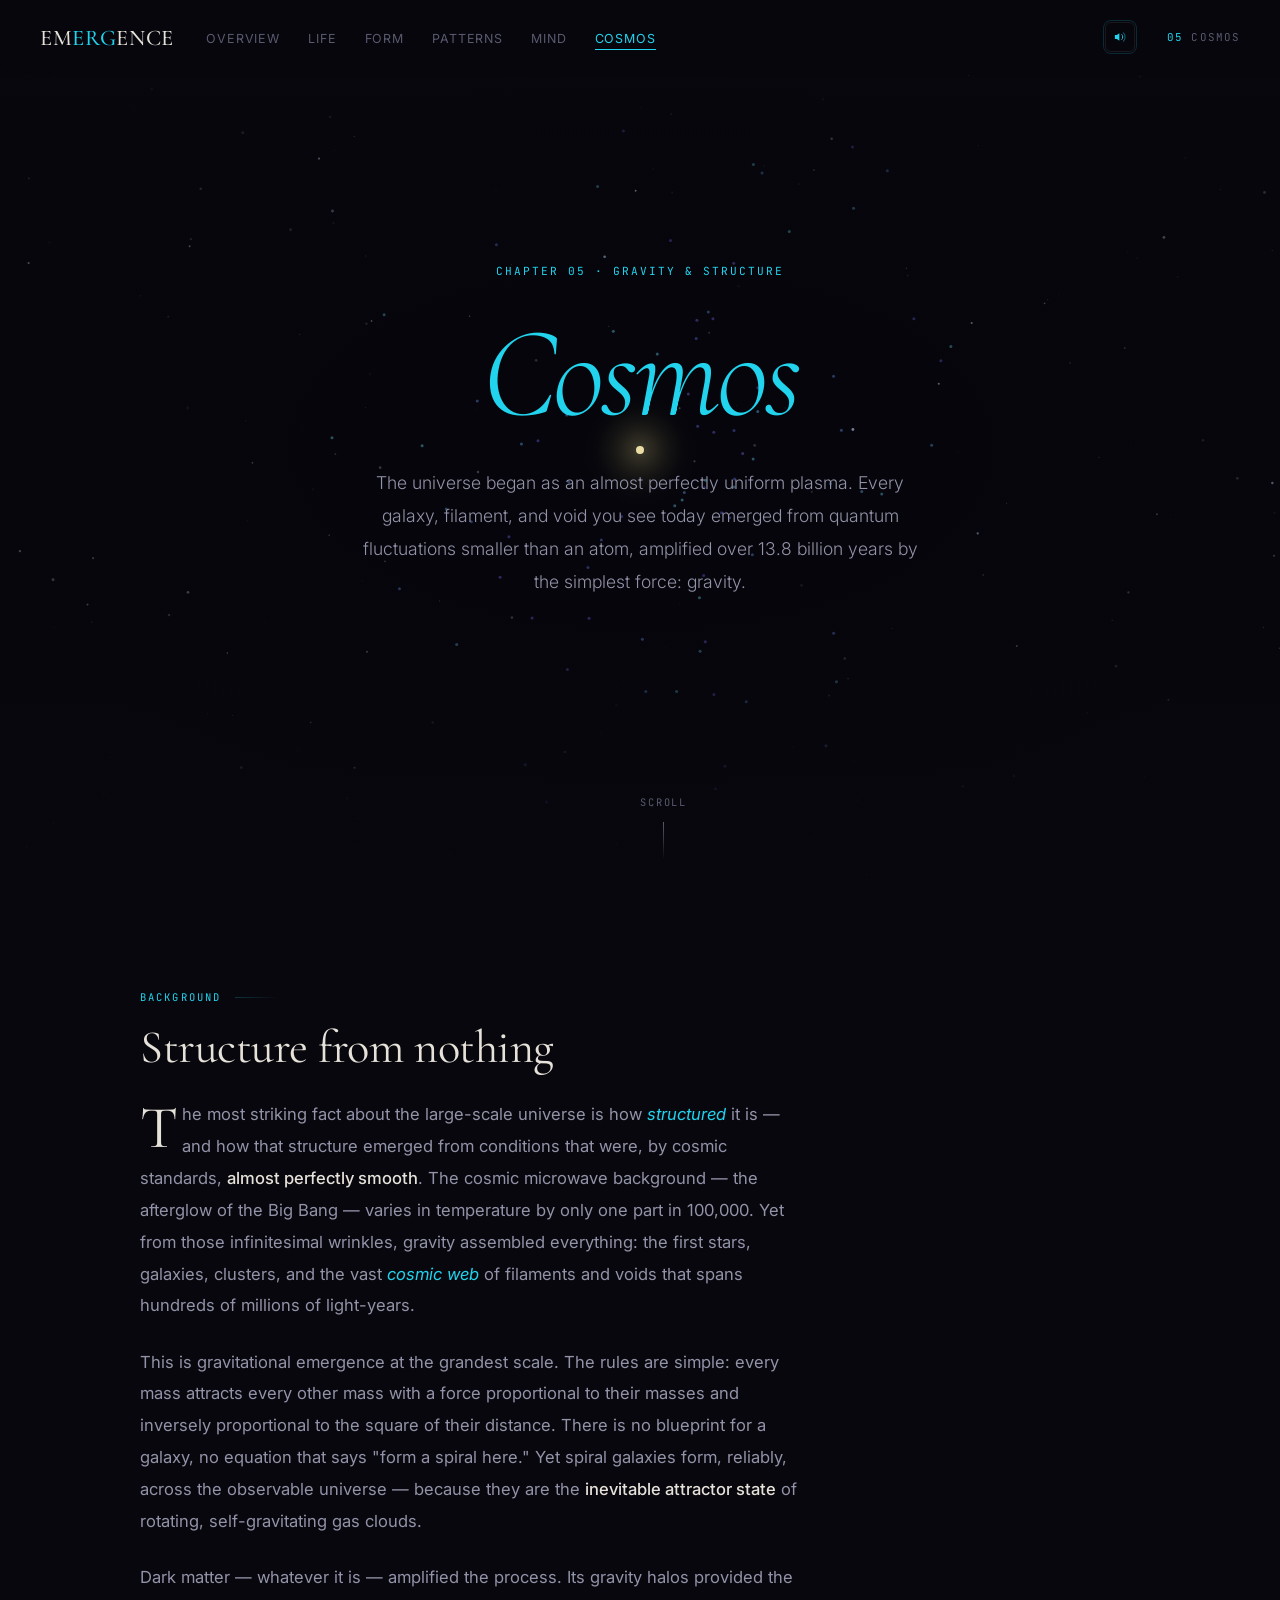
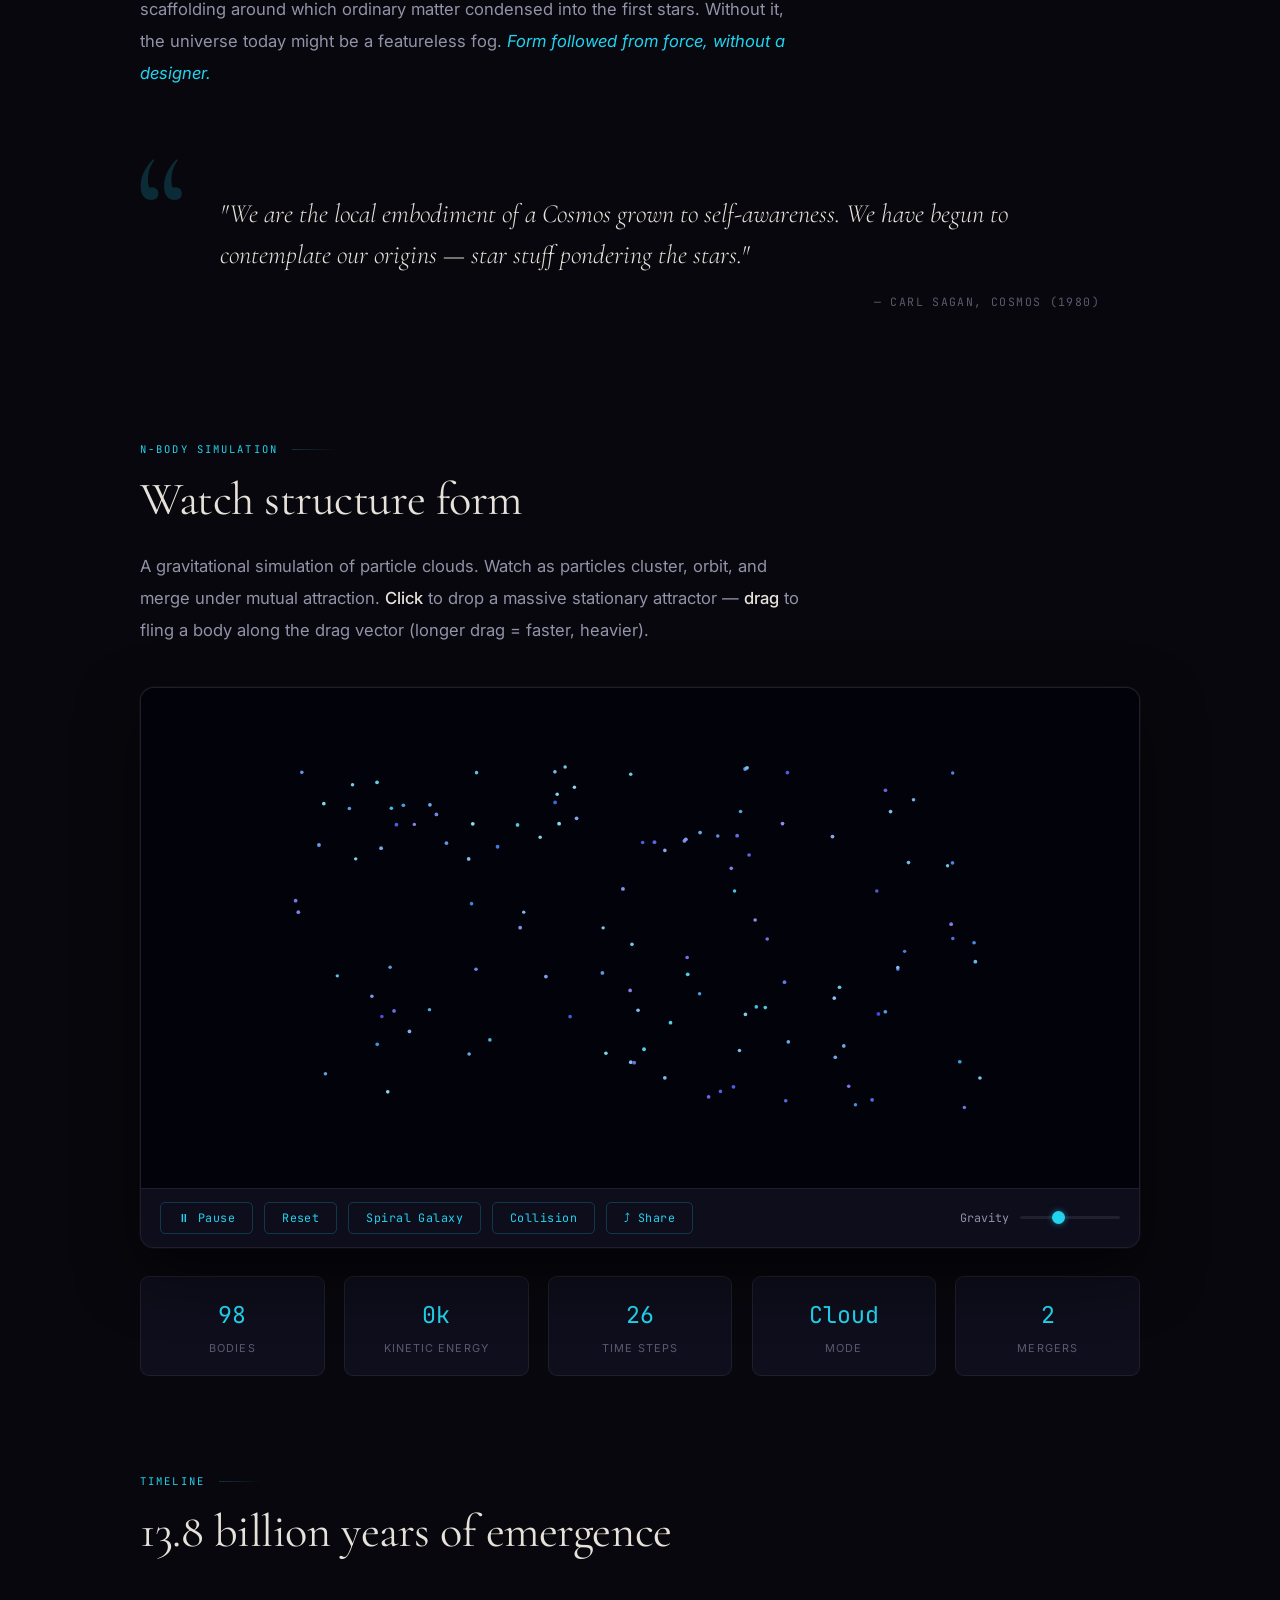
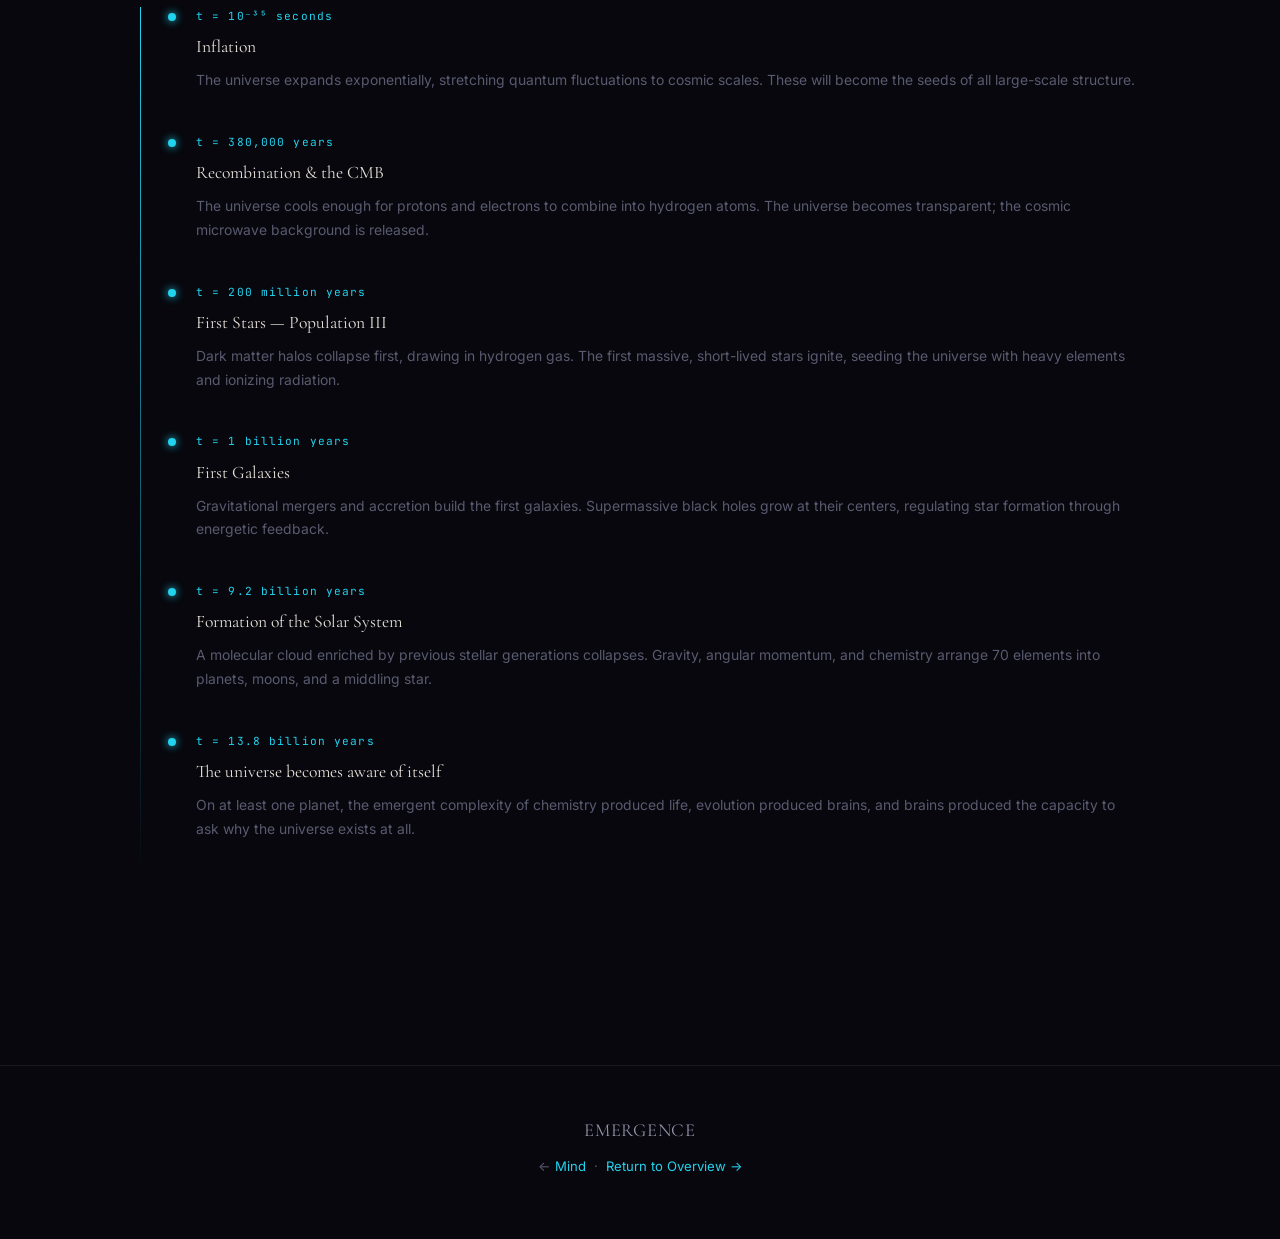
<file: cosmos.html>
<!DOCTYPE html>
<html lang="en">
<head>
  <meta charset="UTF-8">
  <meta name="viewport" content="width=device-width, initial-scale=1.0">
  <title>Cosmos — EMERGENCE</title>
  <meta name="description" content="13.8 billion years of gravitational structure formation — the emergence of galaxies, stars, and the cosmic web.">
  <link rel="icon" type="image/svg+xml" href="assets/favicon.svg">
  <link rel="canonical" href="https://cbr87hzhyd-afk.github.io/claudesproject/cosmos.html">
  <meta property="og:type" content="article">
  <meta property="og:site_name" content="EMERGENCE">
  <meta property="og:title" content="Cosmos — Gravity &amp; Structure · EMERGENCE">
  <meta property="og:description" content="13.8 billion years of gravitational emergence. Galaxies, stars, and the cosmic web. Live N-body.">
  <meta property="og:image" content="https://cbr87hzhyd-afk.github.io/claudesproject/assets/og/cosmos.svg">
  <meta property="og:url" content="https://cbr87hzhyd-afk.github.io/claudesproject/cosmos.html">
  <meta name="twitter:card" content="summary_large_image">
  <meta name="twitter:title" content="Cosmos — EMERGENCE">
  <meta name="twitter:description" content="13.8 billion years of gravitational emergence.">
  <meta name="twitter:image" content="https://cbr87hzhyd-afk.github.io/claudesproject/assets/og/cosmos.svg">
  <meta name="theme-color" content="#07070d">
  <link rel="preconnect" href="https://fonts.googleapis.com">
  <link rel="preconnect" href="https://fonts.gstatic.com" crossorigin>
  <link href="https://fonts.googleapis.com/css2?family=Cormorant+Garamond:ital,wght@0,300;0,400;0,500;1,300;1,400&family=Inter:wght@300;400;500&family=JetBrains+Mono:wght@400;500&display=swap" rel="stylesheet">
  <link rel="stylesheet" href="css/main.css">
  <style>
    #cosmos-canvas { background: #03030a; display: block; width: 100%; }
    .timeline {
      margin: 3rem 0;
      position: relative;
      padding-left: 2rem;
    }
    .timeline::before {
      content: '';
      position: absolute;
      left: 0; top: 0; bottom: 0;
      width: 1px;
      background: linear-gradient(to bottom, var(--accent), transparent);
    }
    .timeline-item {
      position: relative;
      padding: 0 0 2.5rem 1.5rem;
    }
    .timeline-item::before {
      content: '';
      position: absolute;
      left: -4px;
      top: 6px;
      width: 8px; height: 8px;
      border-radius: 50%;
      background: var(--accent);
      box-shadow: 0 0 8px var(--accent);
    }
    .timeline-time {
      font-family: var(--font-mono);
      font-size: 0.7rem;
      color: var(--accent);
      letter-spacing: 0.1em;
      margin-bottom: 0.35rem;
    }
    .timeline-event {
      font-family: var(--font-serif);
      font-size: 1.1rem;
      color: var(--text);
      margin-bottom: 0.4rem;
    }
    .timeline-desc {
      font-size: 0.87rem;
      color: var(--text-muted);
      line-height: 1.7;
    }
  </style>
</head>
<body class="page-cosmos">

<nav>
  <a class="nav-logo" href="index.html">EM<span>ERG</span>ENCE</a>
  <ul class="nav-links">
    <li><a href="index.html">Overview</a></li>
    <li><a href="life.html">Life</a></li>
    <li><a href="form.html">Form</a></li>
    <li><a href="patterns.html">Patterns</a></li>
    <li><a href="mind.html">Mind</a></li>
    <li><a href="cosmos.html" class="active">Cosmos</a></li>
  </ul>
</nav>

<main>
  <section class="hero">
    <canvas class="hero-canvas" id="cosmos-hero"></canvas>
    <div class="hero-content">
      <p class="hero-eyebrow">Chapter 05 · Gravity &amp; Structure</p>
      <h1 class="hero-title"><em>Cosmos</em></h1>
      <p class="hero-sub">
        The universe began as an almost perfectly uniform plasma.
        Every galaxy, filament, and void you see today emerged from
        quantum fluctuations smaller than an atom, amplified over 13.8 billion years
        by the simplest force: gravity.
      </p>
    </div>
    <div class="scroll-hint">
      <span>Scroll</span>
      <div class="scroll-line"></div>
    </div>
  </section>

  <section class="content">

    <div class="section">
      <p class="section-tag">Background</p>
      <h2 class="section-title">Structure from nothing</h2>
      <div class="prose">
        <p>
          The most striking fact about the large-scale universe is how <em>structured</em> it is —
          and how that structure emerged from conditions that were, by cosmic standards,
          <strong>almost perfectly smooth</strong>. The cosmic microwave background —
          the afterglow of the Big Bang — varies in temperature by only one part in
          100,000. Yet from those infinitesimal wrinkles, gravity assembled everything:
          the first stars, galaxies, clusters, and the vast <em>cosmic web</em> of
          filaments and voids that spans hundreds of millions of light-years.
        </p>
        <p>
          This is gravitational emergence at the grandest scale. The rules are simple:
          every mass attracts every other mass with a force proportional to their masses
          and inversely proportional to the square of their distance. There is no
          blueprint for a galaxy, no equation that says "form a spiral here." Yet spiral
          galaxies form, reliably, across the observable universe — because they are
          the <strong>inevitable attractor state</strong> of rotating, self-gravitating gas clouds.
        </p>
        <p>
          Dark matter — whatever it is — amplified the process. Its gravity halos
          provided the scaffolding around which ordinary matter condensed into the first
          stars. Without it, the universe today might be a featureless fog.
          <em>Form followed from force, without a designer.</em>
        </p>
      </div>

      <div class="pullquote">
        <p>"We are the local embodiment of a Cosmos grown to self-awareness.
        We have begun to contemplate our origins — star stuff pondering the stars."</p>
        <cite>— Carl Sagan, Cosmos (1980)</cite>
      </div>
    </div>

    <div class="section">
      <p class="section-tag">N-Body Simulation</p>
      <h2 class="section-title">Watch structure form</h2>
      <p class="prose" style="margin-bottom: 0">
        A gravitational simulation of particle clouds. Watch as particles cluster,
        orbit, and merge under mutual attraction.
        <strong>Click</strong> to drop a massive stationary attractor —
        <strong>drag</strong> to fling a body along the drag vector (longer drag = faster, heavier).
      </p>

      <div class="canvas-wrap">
        <canvas id="cosmos-canvas" height="500"></canvas>
        <div class="controls">
          <button class="btn" id="btn-pause">⏸ Pause</button>
          <button class="btn" id="btn-reset">Reset</button>
          <button class="btn" id="btn-spiral">Spiral Galaxy</button>
          <button class="btn" id="btn-collision">Collision</button>
          <button class="btn" id="btn-share" title="Copy a sharable link to this configuration">⤴ Share</button>
          <div class="spacer"></div>
          <div class="slider-group">
            <span>Gravity</span>
            <input type="range" id="g-slider" min="1" max="20" value="8">
          </div>
        </div>
      </div>

      <div class="stat-row">
        <div class="stat"><span class="stat-val" id="stat-bodies">0</span><span class="stat-lbl">Bodies</span></div>
        <div class="stat"><span class="stat-val" id="stat-ke">0</span><span class="stat-lbl">Kinetic Energy</span></div>
        <div class="stat"><span class="stat-val" id="stat-t">0</span><span class="stat-lbl">Time Steps</span></div>
        <div class="stat"><span class="stat-val" id="stat-clusters">—</span><span class="stat-lbl">Mode</span></div>
        <div class="stat"><span class="stat-val" id="stat-mergers">0</span><span class="stat-lbl">Mergers</span></div>
      </div>
    </div>

    <div class="section">
      <p class="section-tag">Timeline</p>
      <h2 class="section-title">13.8 billion years of emergence</h2>

      <div class="timeline">
        <div class="timeline-item">
          <p class="timeline-time">t = 10⁻³⁵ seconds</p>
          <p class="timeline-event">Inflation</p>
          <p class="timeline-desc">The universe expands exponentially, stretching quantum fluctuations to cosmic scales. These will become the seeds of all large-scale structure.</p>
        </div>
        <div class="timeline-item">
          <p class="timeline-time">t = 380,000 years</p>
          <p class="timeline-event">Recombination &amp; the CMB</p>
          <p class="timeline-desc">The universe cools enough for protons and electrons to combine into hydrogen atoms. The universe becomes transparent; the cosmic microwave background is released.</p>
        </div>
        <div class="timeline-item">
          <p class="timeline-time">t = 200 million years</p>
          <p class="timeline-event">First Stars — Population III</p>
          <p class="timeline-desc">Dark matter halos collapse first, drawing in hydrogen gas. The first massive, short-lived stars ignite, seeding the universe with heavy elements and ionizing radiation.</p>
        </div>
        <div class="timeline-item">
          <p class="timeline-time">t = 1 billion years</p>
          <p class="timeline-event">First Galaxies</p>
          <p class="timeline-desc">Gravitational mergers and accretion build the first galaxies. Supermassive black holes grow at their centers, regulating star formation through energetic feedback.</p>
        </div>
        <div class="timeline-item">
          <p class="timeline-time">t = 9.2 billion years</p>
          <p class="timeline-event">Formation of the Solar System</p>
          <p class="timeline-desc">A molecular cloud enriched by previous stellar generations collapses. Gravity, angular momentum, and chemistry arrange 70 elements into planets, moons, and a middling star.</p>
        </div>
        <div class="timeline-item">
          <p class="timeline-time">t = 13.8 billion years</p>
          <p class="timeline-event">The universe becomes aware of itself</p>
          <p class="timeline-desc">On at least one planet, the emergent complexity of chemistry produced life, evolution produced brains, and brains produced the capacity to ask why the universe exists at all.</p>
        </div>
      </div>
    </div>

  </section>
</main>

<footer>
  <p class="footer-logo">EMERGENCE</p>
  <p>← <a href="mind.html">Mind</a> &nbsp;·&nbsp; <a href="index.html">Return to Overview →</a></p>
</footer>

<script>
// ── N-body simulation ─────────────────────────────────────────
const canvas = document.getElementById('cosmos-canvas');
const ctx = canvas.getContext('2d');

let W, H;
let bodies = [];
let running = true;
let time = 0;
let G = 8;
let mode = 'random';
const SOFTENING = 25;
const DT = 0.4;
const TRAIL = 22;

class Body {
  constructor(x, y, vx, vy, mass, color) {
    this.x = x; this.y = y;
    this.vx = vx; this.vy = vy;
    this.mass = mass;
    this.color = color || `hsl(${185 + Math.random()*60},70%,${55+Math.random()*20}%)`;
    this.history = [];
    this.ax = 0; this.ay = 0;
  }
}

function initRandom() {
  W = canvas.width; H = canvas.height;
  bodies = [];
  mode = 'random';
  for (let i = 0; i < 120; i++) {
    const x = W * 0.15 + Math.random() * W * 0.7;
    const y = H * 0.15 + Math.random() * H * 0.7;
    const angle = Math.random() * Math.PI * 2;
    const speed = (Math.random() * 0.4);
    bodies.push(new Body(x, y, Math.cos(angle)*speed, Math.sin(angle)*speed,
      1 + Math.random() * 2));
  }
  document.getElementById('stat-clusters').textContent = 'Cloud';
}

function initSpiral() {
  W = canvas.width; H = canvas.height;
  bodies = [];
  mode = 'spiral';
  const cx = W/2, cy = H/2;
  // Central mass
  bodies.push(new Body(cx, cy, 0, 0, 800, '#fff0aa'));
  // Disk particles
  for (let i = 0; i < 200; i++) {
    const r = 30 + Math.random() * Math.min(W, H) * 0.38;
    const theta = Math.random() * Math.PI * 2;
    const x = cx + r * Math.cos(theta);
    const y = cy + r * Math.sin(theta);
    const v = Math.sqrt(G * 800 / r) * 0.85;
    const vx = -Math.sin(theta) * v + (Math.random()-0.5) * 0.3;
    const vy =  Math.cos(theta) * v + (Math.random()-0.5) * 0.3;
    const arm = Math.floor(Math.random() * 3);
    const hue = [190, 220, 260][arm];
    bodies.push(new Body(x, y, vx, vy, 0.3 + Math.random()*0.7,
      `hsl(${hue+Math.random()*20},75%,${60+Math.random()*20}%)`));
  }
  document.getElementById('stat-clusters').textContent = 'Spiral';
}

function initCollision() {
  W = canvas.width; H = canvas.height;
  bodies = [];
  mode = 'collision';
  function makeGalaxy(cx, cy, vx, vy, color) {
    bodies.push(new Body(cx, cy, vx, vy, 500, '#ffffee'));
    for (let i = 0; i < 80; i++) {
      const r = 15 + Math.random() * 100;
      const theta = Math.random() * Math.PI * 2;
      const x = cx + r * Math.cos(theta);
      const y = cy + r * Math.sin(theta);
      const v = Math.sqrt(G * 500 / Math.max(r, 5)) * 0.8;
      const dvx = -Math.sin(theta) * v;
      const dvy =  Math.cos(theta) * v;
      bodies.push(new Body(x, y, vx+dvx, vy+dvy, 0.5, color));
    }
  }
  makeGalaxy(W*0.3, H*0.5, 0.6, 0, `hsl(200,80%,65%)`);
  makeGalaxy(W*0.7, H*0.5, -0.6, 0, `hsl(280,70%,65%)`);
  document.getElementById('stat-clusters').textContent = 'Collision';
}

function applyGravity() {
  for (let i = 0; i < bodies.length; i++) {
    bodies[i].ax = 0; bodies[i].ay = 0;
  }
  for (let i = 0; i < bodies.length; i++) {
    for (let j = i+1; j < bodies.length; j++) {
      const dx = bodies[j].x - bodies[i].x;
      const dy = bodies[j].y - bodies[i].y;
      const distSq = dx*dx + dy*dy + SOFTENING*SOFTENING;
      const dist = Math.sqrt(distSq);
      const force = G * bodies[i].mass * bodies[j].mass / distSq;
      const fx = force * dx / dist;
      const fy = force * dy / dist;
      bodies[i].ax += fx / bodies[i].mass;
      bodies[i].ay += fy / bodies[i].mass;
      bodies[j].ax -= fx / bodies[j].mass;
      bodies[j].ay -= fy / bodies[j].mass;
    }
  }
}

let mergeCount = 0;

function checkMergers() {
  for (let i = 0; i < bodies.length; i++) {
    for (let j = i + 1; j < bodies.length; j++) {
      const dx = bodies[j].x - bodies[i].x;
      const dy = bodies[j].y - bodies[i].y;
      const d = Math.hypot(dx, dy);
      const threshold = Math.cbrt(bodies[i].mass) * 1.4 + Math.cbrt(bodies[j].mass) * 1.4;
      if (d < threshold) {
        const tm = bodies[i].mass + bodies[j].mass;
        // Conserve momentum
        bodies[i].vx = (bodies[i].mass * bodies[i].vx + bodies[j].mass * bodies[j].vx) / tm;
        bodies[i].vy = (bodies[i].mass * bodies[i].vy + bodies[j].mass * bodies[j].vy) / tm;
        // Center of mass position
        bodies[i].x  = (bodies[i].mass * bodies[i].x  + bodies[j].mass * bodies[j].x)  / tm;
        bodies[i].y  = (bodies[i].mass * bodies[i].y  + bodies[j].mass * bodies[j].y)  / tm;
        bodies[i].mass = tm;
        // Inherited color favors heavier body
        if (tm > 50) bodies[i].color = `hsl(50,90%,80%)`;
        bodies.splice(j, 1);
        j--;
        mergeCount++;
      }
    }
  }
}

function stepSim() {
  applyGravity();
  let ke = 0;
  for (const b of bodies) {
    b.vx += b.ax * DT;
    b.vy += b.ay * DT;
    const sp = Math.hypot(b.vx, b.vy);
    if (sp > 15) { b.vx = b.vx/sp*15; b.vy = b.vy/sp*15; }
    b.x += b.vx * DT;
    b.y += b.vy * DT;
    ke += 0.5 * b.mass * (b.vx*b.vx + b.vy*b.vy);

    if (b.x < -50) b.x += W + 100;
    if (b.x > W+50) b.x -= W + 100;
    if (b.y < -50) b.y += H + 100;
    if (b.y > H+50) b.y -= H + 100;

    b.history.push({x: b.x, y: b.y});
    if (b.history.length > TRAIL) b.history.shift();
  }

  if (time % 4 === 0) checkMergers();
  time++;
  return ke;
}

function render() {
  ctx.fillStyle = 'rgba(3,3,10,0.2)';
  ctx.fillRect(0, 0, W, H);

  for (const b of bodies) {
    // Trail
    if (b.history.length > 1) {
      ctx.beginPath();
      ctx.moveTo(b.history[0].x, b.history[0].y);
      for (let i = 1; i < b.history.length; i++) {
        ctx.lineTo(b.history[i].x, b.history[i].y);
      }
      ctx.strokeStyle = b.color.replace('hsl', 'hsla').replace(')', ',0.15)');
      ctx.lineWidth = 0.7;
      ctx.stroke();
    }

    // Glow for massive bodies
    if (b.mass > 10) {
      const grad = ctx.createRadialGradient(b.x, b.y, 0, b.x, b.y, b.mass * 0.4);
      grad.addColorStop(0, b.color.replace('hsl','hsla').replace(')',',0.4)'));
      grad.addColorStop(1, 'transparent');
      ctx.beginPath();
      ctx.arc(b.x, b.y, b.mass * 0.4, 0, Math.PI*2);
      ctx.fillStyle = grad;
      ctx.fill();
    }

    // Body
    const r = Math.min(4, 1.2 + Math.cbrt(b.mass) * 0.5);
    ctx.beginPath();
    ctx.arc(b.x, b.y, r, 0, Math.PI*2);
    ctx.fillStyle = b.color;
    ctx.fill();
  }
}

let lastMergeCount = 0;
function loop() {
  if (!running) { requestAnimationFrame(loop); return; }
  const ke = stepSim();
  render();
  drawDragIndicator();
  document.getElementById('stat-bodies').textContent = bodies.length;
  document.getElementById('stat-ke').textContent = Math.round(ke / 1000) + 'k';
  document.getElementById('stat-t').textContent = time;
  document.getElementById('stat-mergers').textContent = mergeCount;
  // Soft sfx on each merger
  if (mergeCount > lastMergeCount) {
    const delta = mergeCount - lastMergeCount;
    if (window.EM_SOUND) {
      for (let i = 0; i < Math.min(3, delta); i++) {
        setTimeout(() => window.EM_SOUND.chordPing(i, 0.04, 1.0), i * 90);
      }
    }
    lastMergeCount = mergeCount;
  }
  requestAnimationFrame(loop);
}

// ── Drag-to-fling slingshot ──────────────────────────────────
// Click = drop a heavy attractor (no drag).
// Press + drag = create a body whose initial velocity is the drag vector.
let drag = null;

function toCanvasCoords(e) {
  const rect = canvas.getBoundingClientRect();
  return {
    x: (e.clientX - rect.left) * (W / rect.width),
    y: (e.clientY - rect.top)  * (H / rect.height)
  };
}

canvas.addEventListener('mousedown', e => {
  drag = { ...toCanvasCoords(e), startedAt: performance.now() };
});

canvas.addEventListener('mousemove', e => {
  if (!drag) return;
  drag.cur = toCanvasCoords(e);
});

window.addEventListener('mouseup', e => {
  if (!drag) return;
  const end = drag.cur || drag;
  const dx = end.x - drag.x, dy = end.y - drag.y;
  const dist = Math.hypot(dx, dy);
  if (dist < 8) {
    // Treated as a click: heavy stationary attractor
    bodies.push(new Body(drag.x, drag.y, 0, 0, 220, '#fff5cc'));
  } else {
    // Slingshot: small mass, velocity proportional to drag length
    const v = Math.min(8, dist * 0.04);
    const ang = Math.atan2(dy, dx);
    const mass = 12 + Math.min(40, dist * 0.05);
    bodies.push(new Body(drag.x, drag.y, Math.cos(ang) * v, Math.sin(ang) * v,
      mass, `hsl(${30 + Math.random() * 40}, 90%, 78%)`));
    if (window.EM_SOUND) window.EM_SOUND.whoosh(0.4, 0.05);
  }
  drag = null;
});

// Render the drag indicator on top each frame
function drawDragIndicator() {
  if (!drag || !drag.cur) return;
  ctx.save();
  ctx.strokeStyle = 'rgba(255, 245, 204, 0.55)';
  ctx.setLineDash([4, 6]);
  ctx.lineWidth = 1.2;
  ctx.beginPath();
  ctx.moveTo(drag.x, drag.y);
  ctx.lineTo(drag.cur.x, drag.cur.y);
  ctx.stroke();
  ctx.setLineDash([]);
  ctx.beginPath();
  ctx.arc(drag.x, drag.y, 4, 0, Math.PI * 2);
  ctx.fillStyle = 'rgba(255, 245, 204, 0.85)';
  ctx.fill();
  ctx.restore();
}

// Controls
const btnPause = document.getElementById('btn-pause');
btnPause.addEventListener('click', () => {
  running = !running;
  btnPause.textContent = running ? '⏸ Pause' : '▶ Play';
  btnPause.classList.toggle('on', !running);
});

document.getElementById('btn-reset').addEventListener('click', () => {
  time = 0;
  if (mode === 'spiral') initSpiral();
  else if (mode === 'collision') initCollision();
  else initRandom();
});

document.getElementById('btn-spiral').addEventListener('click', () => { time = 0; mode='spiral'; initSpiral(); extras.length = 0; });
document.getElementById('btn-collision').addEventListener('click', () => { time = 0; mode='collision'; initCollision(); extras.length = 0; });

// ── Share via hash ──────────────────────────────────────────
// Format: #c=MODE,G,EXTRAS where EXTRAS is "x:y:m:vx:vy;..."
// Tracks both the chosen mode and any user-placed bodies (clicks + drag-fling).
const extras = [];

const _origCanvasMouseup = null;       // (no-op placeholder for clarity)

// Patch the existing slingshot release to also push to `extras` for sharing.
// We do this by intercepting the body push in the mouseup handler — easier:
// re-register a listener that records every NEW body created via mouse.
let _bodyCountBeforeMouse = bodies.length;
canvas.addEventListener('mousedown', () => { _bodyCountBeforeMouse = bodies.length; });
window.addEventListener('mouseup', () => {
  // Capture bodies added since the last mousedown
  for (let i = _bodyCountBeforeMouse; i < bodies.length; i++) {
    const b = bodies[i];
    extras.push({ x: b.x / W, y: b.y / H, m: b.mass, vx: b.vx, vy: b.vy });
  }
  _bodyCountBeforeMouse = bodies.length;
});

function encodeCosmosHash() {
  const ex = extras.map(e =>
    `${e.x.toFixed(3)}:${e.y.toFixed(3)}:${e.m.toFixed(0)}:${e.vx.toFixed(2)}:${e.vy.toFixed(2)}`
  ).join(';');
  return `c=${mode},${G},${ex}`;
}
function decodeCosmosHash() {
  const m = location.hash.match(/^#c=(\w+),([\d.]+),(.*)$/);
  if (!m) return false;
  const md = m[1], g = parseFloat(m[2]);
  G = g;
  document.getElementById('g-slider').value = g;
  if (md === 'spiral')         { mode = 'spiral';    initSpiral(); }
  else if (md === 'collision') { mode = 'collision'; initCollision(); }
  else                         { mode = 'random';    initRandom(); }
  // Apply extras
  if (m[3]) {
    for (const seg of m[3].split(';')) {
      if (!seg) continue;
      const [x, y, mass, vx, vy] = seg.split(':').map(parseFloat);
      const b = new Body(x * W, y * H, vx, vy, mass, '#fff5cc');
      bodies.push(b);
      extras.push({ x, y, m: mass, vx, vy });
    }
  }
  return true;
}

document.getElementById('btn-share').addEventListener('click', () => {
  if (window.EM_SHARE) window.EM_SHARE(encodeCosmosHash(), 'cosmos configuration');
});

document.getElementById('g-slider').addEventListener('input', function() {
  G = +this.value;
});

// ── Hero animation ────────────────────────────────────────────
const heroCanvas = document.getElementById('cosmos-hero');
const hctx = heroCanvas.getContext('2d');

function initHero() {
  heroCanvas.width = heroCanvas.offsetWidth;
  heroCanvas.height = heroCanvas.offsetHeight;
}

let stars = [];
function initStars() {
  const n = 300;
  stars = [];
  for (let i = 0; i < n; i++) {
    stars.push({
      x: Math.random() * heroCanvas.width,
      y: Math.random() * heroCanvas.height,
      r: Math.random() * 1.5,
      brightness: Math.random(),
      twinkle: Math.random() * Math.PI * 2,
      speed: 0.02 + Math.random() * 0.04
    });
  }
}

// Simple particle gravity for hero
let hBodies = [];
function initHeroBodies() {
  const w = heroCanvas.width, h = heroCanvas.height;
  hBodies = [];
  hBodies.push({x: w/2, y: h/2, vx:0, vy:0, mass:3000});
  for (let i = 0; i < 80; i++) {
    const r = 60 + Math.random() * Math.min(w,h) * 0.35;
    const theta = Math.random() * Math.PI * 2;
    const x = w/2 + r * Math.cos(theta);
    const y = h/2 + r * Math.sin(theta);
    const v = Math.sqrt(12 * 3000 / r) * 0.9;
    hBodies.push({
      x, y,
      vx: -Math.sin(theta)*v, vy: Math.cos(theta)*v,
      mass: 1,
      hue: 185 + Math.random() * 75
    });
  }
}

function heroTick() {
  const w = heroCanvas.width, h = heroCanvas.height;
  hctx.fillStyle = 'rgba(3,3,10,0.25)';
  hctx.fillRect(0, 0, w, h);

  // Stars
  for (const s of stars) {
    s.twinkle += s.speed;
    const alpha = 0.2 + 0.5 * Math.sin(s.twinkle) * s.brightness;
    hctx.beginPath();
    hctx.arc(s.x, s.y, s.r, 0, Math.PI*2);
    hctx.fillStyle = `rgba(200,220,255,${alpha})`;
    hctx.fill();
  }

  // Orbit particles
  if (hBodies.length > 0) {
    const center = hBodies[0];
    for (let i = 1; i < hBodies.length; i++) {
      const b = hBodies[i];
      const dx = center.x - b.x, dy = center.y - b.y;
      const d2 = dx*dx + dy*dy + 400;
      const d = Math.sqrt(d2);
      const f = 12 * center.mass / d2;
      b.vx += f * dx/d * 0.3;
      b.vy += f * dy/d * 0.3;
      const sp = Math.hypot(b.vx, b.vy);
      if (sp > 3) { b.vx=b.vx/sp*3; b.vy=b.vy/sp*3; }
      b.x += b.vx * 0.3;
      b.y += b.vy * 0.3;
      if (b.x < 0 || b.x > w) b.vx *= -1;
      if (b.y < 0 || b.y > h) b.vy *= -1;
      hctx.beginPath();
      hctx.arc(b.x, b.y, 1.5, 0, Math.PI*2);
      hctx.fillStyle = `hsla(${b.hue},75%,65%,0.4)`;
      hctx.fill();
    }
    // Central glow
    const grad = hctx.createRadialGradient(center.x, center.y, 0, center.x, center.y, 60);
    grad.addColorStop(0, 'rgba(200,190,120,0.3)');
    grad.addColorStop(1, 'transparent');
    hctx.beginPath();
    hctx.arc(center.x, center.y, 60, 0, Math.PI*2);
    hctx.fillStyle = grad;
    hctx.fill();
    hctx.beginPath();
    hctx.arc(center.x, center.y, 4, 0, Math.PI*2);
    hctx.fillStyle = 'rgba(255,240,180,0.9)';
    hctx.fill();
  }

  requestAnimationFrame(heroTick);
}

// ── Init ──────────────────────────────────────────────────────
window.addEventListener('load', () => {
  canvas.width = canvas.parentElement.clientWidth || 900;
  W = canvas.width; H = canvas.height;
  if (!decodeCosmosHash()) initRandom();
  loop();

  initHero();
  initStars();
  initHeroBodies();
  heroTick();
});

window.addEventListener('resize', () => {
  canvas.width = canvas.parentElement.clientWidth || 900;
  W = canvas.width; H = canvas.height;
  initHero();
  initStars();
  initHeroBodies();
  if (mode === 'spiral') initSpiral();
  else if (mode === 'collision') initCollision();
  else initRandom();
});
</script>
<script src="js/sound.js"></script>
<script src="js/site.js"></script>
</body>
</html>
</file>
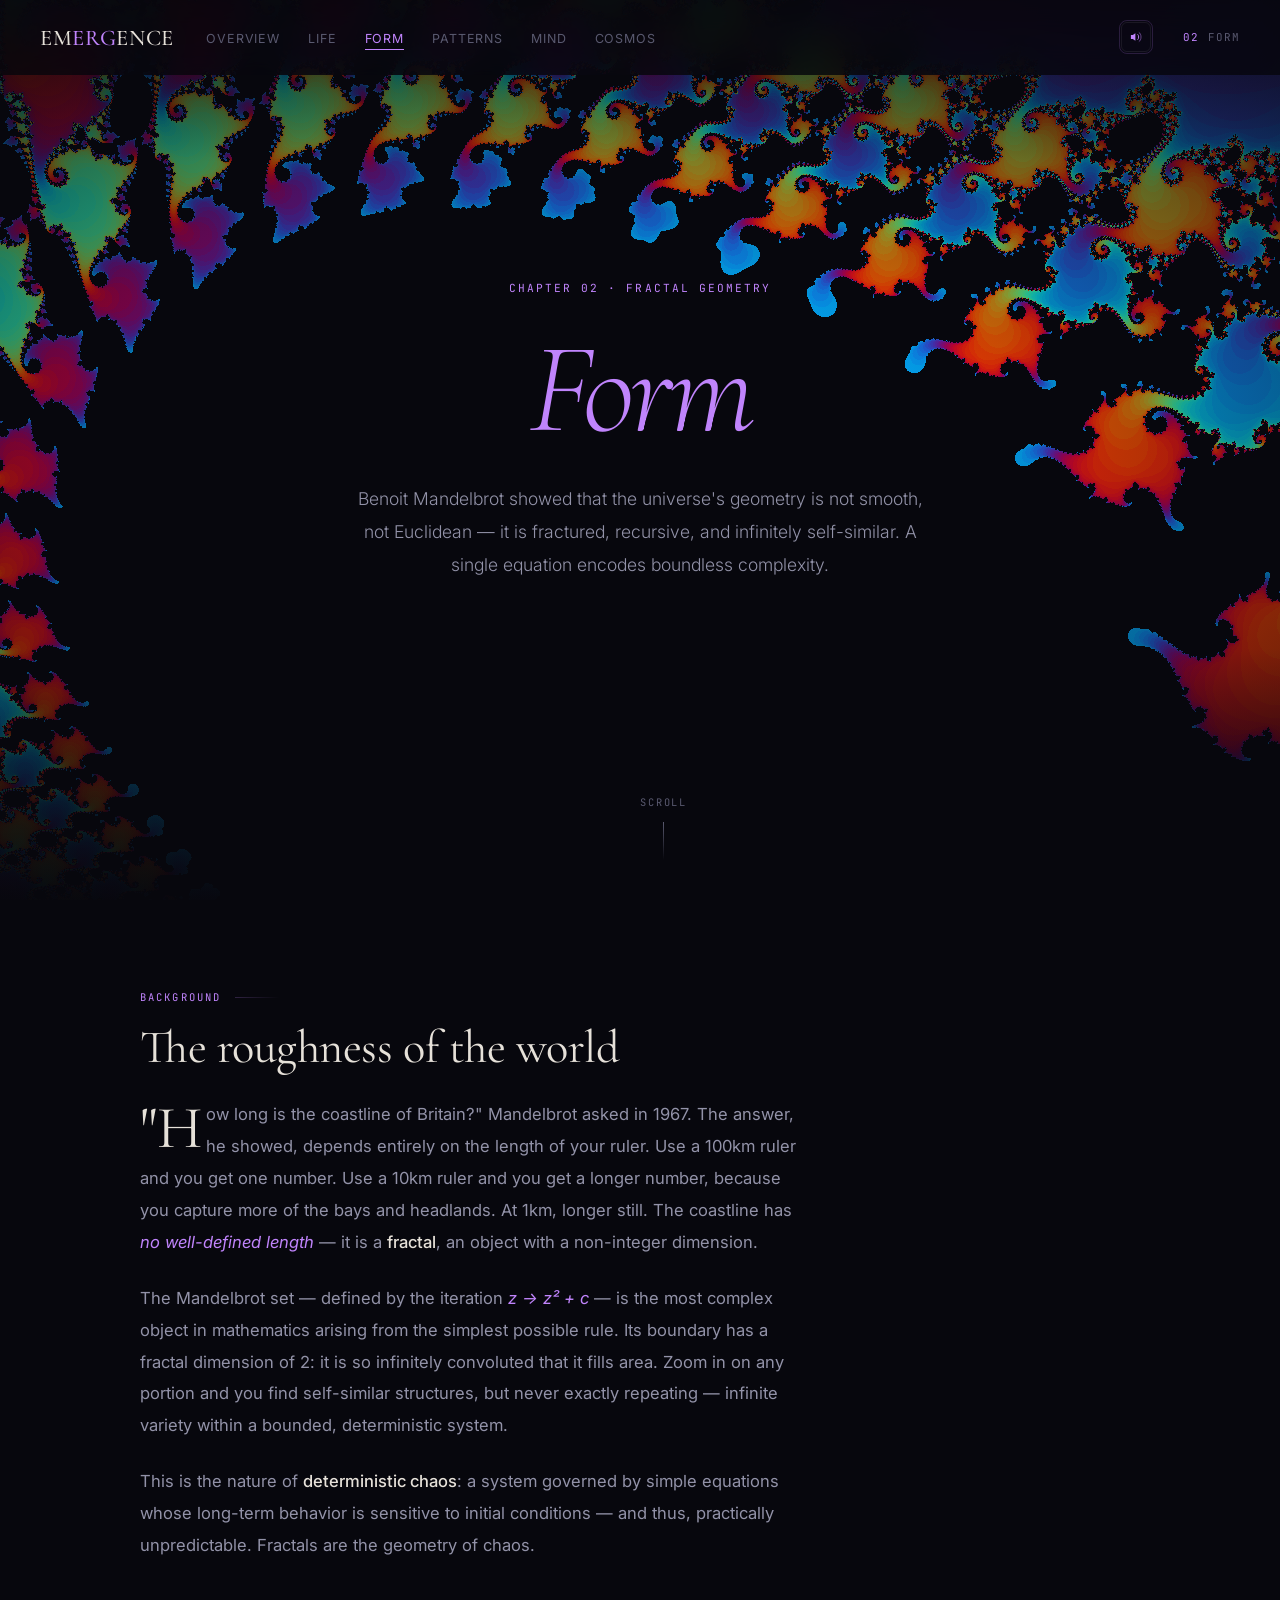
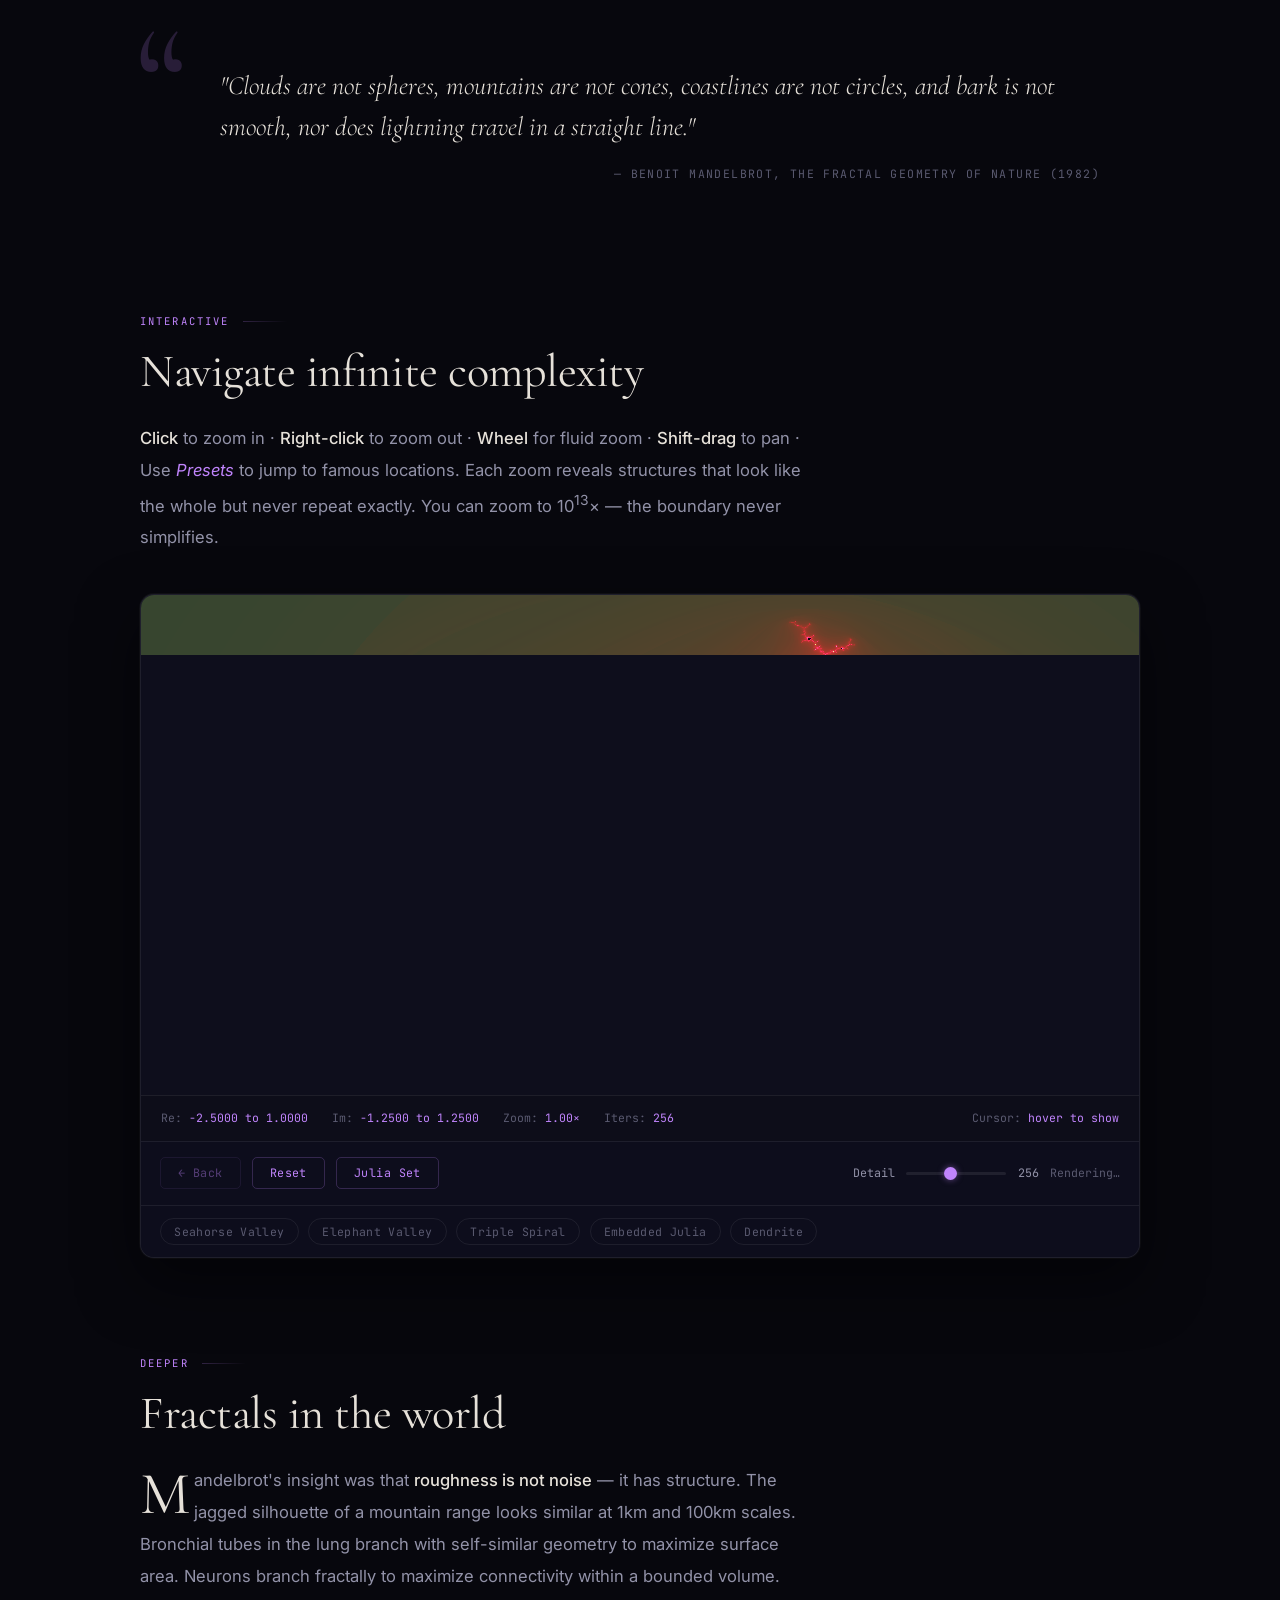
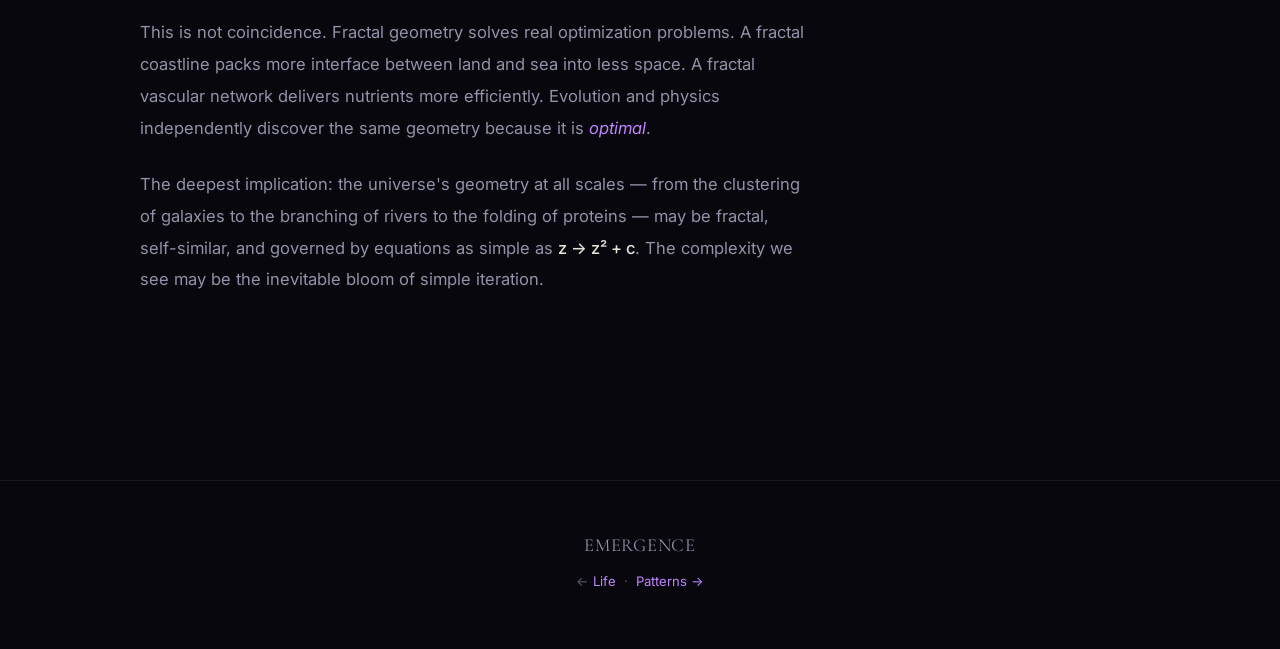
<file: form.html>
<!DOCTYPE html>
<html lang="en">
<head>
  <meta charset="UTF-8">
  <meta name="viewport" content="width=device-width, initial-scale=1.0">
  <title>Form — EMERGENCE</title>
  <meta name="description" content="Mandelbrot fractals to 10^13 zoom — infinite complexity from a single equation z → z² + c. Wheel-zoom and shift-drag pan.">
  <link rel="icon" type="image/svg+xml" href="assets/favicon.svg">
  <link rel="canonical" href="https://cbr87hzhyd-afk.github.io/claudesproject/form.html">
  <meta property="og:type" content="article">
  <meta property="og:site_name" content="EMERGENCE">
  <meta property="og:title" content="Form — Fractal Geometry · EMERGENCE">
  <meta property="og:description" content="Mandelbrot fractals to 10¹³ zoom. Infinite complexity from a single equation. Interactive.">
  <meta property="og:image" content="https://cbr87hzhyd-afk.github.io/claudesproject/assets/og/form.svg">
  <meta property="og:url" content="https://cbr87hzhyd-afk.github.io/claudesproject/form.html">
  <meta name="twitter:card" content="summary_large_image">
  <meta name="twitter:title" content="Form — EMERGENCE">
  <meta name="twitter:description" content="Infinite complexity from a single equation.">
  <meta name="twitter:image" content="https://cbr87hzhyd-afk.github.io/claudesproject/assets/og/form.svg">
  <meta name="theme-color" content="#07070d">
  <link rel="preconnect" href="https://fonts.googleapis.com">
  <link rel="preconnect" href="https://fonts.gstatic.com" crossorigin>
  <link href="https://fonts.googleapis.com/css2?family=Cormorant+Garamond:ital,wght@0,300;0,400;0,500;1,300;1,400&family=Inter:wght@300;400;500&family=JetBrains+Mono:wght@400;500&display=swap" rel="stylesheet">
  <link rel="stylesheet" href="css/main.css">
  <style>
    #mandel-canvas { cursor: crosshair; display: block; width: 100%; }
    .view-info {
      display: flex;
      gap: 1.5rem;
      padding: 0.75rem 1.25rem;
      border-top: 1px solid var(--border);
      background: rgba(13,13,26,0.95);
      font-family: var(--font-mono);
      font-size: 0.72rem;
      color: var(--text-muted);
      flex-wrap: wrap;
    }
    .view-info span { color: var(--accent); }
    .render-status {
      font-family: var(--font-mono);
      font-size: 0.72rem;
      color: var(--text-muted);
      padding: 0.5rem 0;
    }
  </style>
</head>
<body class="page-form">

<nav>
  <a class="nav-logo" href="index.html">EM<span>ERG</span>ENCE</a>
  <ul class="nav-links">
    <li><a href="index.html">Overview</a></li>
    <li><a href="life.html">Life</a></li>
    <li><a href="form.html" class="active">Form</a></li>
    <li><a href="patterns.html">Patterns</a></li>
    <li><a href="mind.html">Mind</a></li>
    <li><a href="cosmos.html">Cosmos</a></li>
  </ul>
</nav>

<main>
  <section class="hero">
    <canvas class="hero-canvas" id="form-hero"></canvas>
    <div class="hero-content">
      <p class="hero-eyebrow">Chapter 02 · Fractal Geometry</p>
      <h1 class="hero-title"><em>Form</em></h1>
      <p class="hero-sub">
        Benoit Mandelbrot showed that the universe's geometry is not smooth, not Euclidean —
        it is fractured, recursive, and infinitely self-similar.
        A single equation encodes boundless complexity.
      </p>
    </div>
    <div class="scroll-hint">
      <span>Scroll</span>
      <div class="scroll-line"></div>
    </div>
  </section>

  <section class="content">

    <div class="section">
      <p class="section-tag">Background</p>
      <h2 class="section-title">The roughness of the world</h2>
      <div class="prose">
        <p>
          "How long is the coastline of Britain?" Mandelbrot asked in 1967.
          The answer, he showed, depends entirely on the length of your ruler.
          Use a 100km ruler and you get one number. Use a 10km ruler and you get a longer number,
          because you capture more of the bays and headlands. At 1km, longer still.
          The coastline has <em>no well-defined length</em> — it is a <strong>fractal</strong>,
          an object with a non-integer dimension.
        </p>
        <p>
          The Mandelbrot set — defined by the iteration <em>z → z² + c</em> —
          is the most complex object in mathematics arising from the simplest possible rule.
          Its boundary has a fractal dimension of 2: it is so infinitely convoluted that
          it fills area. Zoom in on any portion and you find self-similar structures,
          but never exactly repeating — infinite variety within a bounded, deterministic system.
        </p>
        <p>
          This is the nature of <strong>deterministic chaos</strong>: a system governed by
          simple equations whose long-term behavior is sensitive to initial conditions —
          and thus, practically unpredictable. Fractals are the geometry of chaos.
        </p>
      </div>

      <div class="pullquote">
        <p>"Clouds are not spheres, mountains are not cones, coastlines are not circles,
        and bark is not smooth, nor does lightning travel in a straight line."</p>
        <cite>— Benoit Mandelbrot, The Fractal Geometry of Nature (1982)</cite>
      </div>
    </div>

    <div class="section">
      <p class="section-tag">Interactive</p>
      <h2 class="section-title">Navigate infinite complexity</h2>
      <p class="prose" style="margin-bottom:0">
        <strong>Click</strong> to zoom in · <strong>Right-click</strong> to zoom out ·
        <strong>Wheel</strong> for fluid zoom · <strong>Shift-drag</strong> to pan ·
        Use <em>Presets</em> to jump to famous locations.
        Each zoom reveals structures that look like the whole but never repeat exactly.
        You can zoom to 10<sup>13</sup>× — the boundary never simplifies.
      </p>

      <div class="canvas-wrap">
        <canvas id="mandel-canvas" height="500"></canvas>
        <div class="view-info">
          <div>Re: <span id="view-re">–2.5 to 1.0</span></div>
          <div>Im: <span id="view-im">–1.25 to 1.25</span></div>
          <div>Zoom: <span id="view-zoom">1×</span></div>
          <div>Iters: <span id="view-iter">256</span></div>
          <div style="margin-left:auto">Cursor: <span id="mouse-coord" style="color:var(--accent)">hover to show</span></div>
        </div>
        <div class="controls">
          <button class="btn" id="btn-back" disabled style="opacity:0.4">← Back</button>
          <button class="btn" id="btn-reset">Reset</button>
          <button class="btn" id="btn-julia">Julia Set</button>
          <div class="spacer"></div>
          <div class="slider-group">
            <span>Detail</span>
            <input type="range" id="iter-slider" min="64" max="512" value="256" step="32">
            <span id="iter-val">256</span>
          </div>
          <p class="render-status" id="render-status"></p>
        </div>
        <div class="pills">
          <button class="pill" data-preset="seahorse">Seahorse Valley</button>
          <button class="pill" data-preset="elephant">Elephant Valley</button>
          <button class="pill" data-preset="spiral">Triple Spiral</button>
          <button class="pill" data-preset="minibrot">Embedded Julia</button>
          <button class="pill" data-preset="dendrite">Dendrite</button>
        </div>
      </div>
    </div>

    <div class="section">
      <p class="section-tag">Deeper</p>
      <h2 class="section-title">Fractals in the world</h2>
      <div class="prose">
        <p>
          Mandelbrot's insight was that <strong>roughness is not noise</strong> — it has structure.
          The jagged silhouette of a mountain range looks similar at 1km and 100km scales.
          Bronchial tubes in the lung branch with self-similar geometry to maximize surface area.
          Neurons branch fractally to maximize connectivity within a bounded volume.
        </p>
        <p>
          This is not coincidence. Fractal geometry solves real optimization problems.
          A fractal coastline packs more interface between land and sea into less space.
          A fractal vascular network delivers nutrients more efficiently. Evolution and physics
          independently discover the same geometry because it is <em>optimal</em>.
        </p>
        <p>
          The deepest implication: the universe's geometry at all scales — from the clustering
          of galaxies to the branching of rivers to the folding of proteins — may be fractal,
          self-similar, and governed by equations as simple as <strong>z → z² + c</strong>.
          The complexity we see may be the inevitable bloom of simple iteration.
        </p>
      </div>
    </div>

  </section>
</main>

<footer>
  <p class="footer-logo">EMERGENCE</p>
  <p>← <a href="life.html">Life</a> &nbsp;·&nbsp; <a href="patterns.html">Patterns →</a></p>
</footer>

<script>
// ── Mandelbrot renderer ──────────────────────────────────────
const canvas = document.getElementById('mandel-canvas');
const ctx = canvas.getContext('2d');

let view = { xMin: -2.5, xMax: 1.0, yMin: -1.25, yMax: 1.25 };
let maxIter = 256;
let juliaMode = false;
let juliaC = { re: -0.7, im: 0.27 };
let renderToken = 0;
const zoomHistory = [];

const PRESETS = {
  seahorse:  { xMin: -0.7595, xMax: -0.7375, yMin:  0.0988, yMax:  0.1171 },
  elephant:  { xMin:  0.2690, xMax:  0.2810, yMin: -0.0066, yMax:  0.0031 },
  spiral:    { xMin: -0.5430, xMax: -0.5160, yMin:  0.6513, yMax:  0.6690 },
  minibrot:  { xMin: -1.7681, xMax: -1.7555, yMin: -0.0062, yMax:  0.0039 },
  dendrite:  { xMin: -0.1082, xMax: -0.0918, yMin:  0.9204, yMax:  0.9321 }
};

function pushHistory() {
  zoomHistory.push({...view});
  const btn = document.getElementById('btn-back');
  btn.disabled = false;
  btn.style.opacity = '1';
}

function resize() {
  const w = canvas.parentElement.clientWidth || 900;
  canvas.width = w;
  // keep aspect ratio for view
}

function palette(t) {
  // Smooth perceptually nice palette
  const r = Math.round(9 * (1-t) * (1-t) * (1-t) * t * 255);
  const g = Math.round(15 * (1-t) * (1-t) * t * t * 255);
  const b = Math.round(8.5 * (1-t) * t * t * t * 255 + 40);
  // Violet-blue-cyan palette
  const h = t * 6.28318;
  const sr = Math.round(128 + 127 * Math.sin(h * 2.5 + 0.0));
  const sg = Math.round(128 + 127 * Math.sin(h * 2.5 + 2.1));
  const sb = Math.round(128 + 127 * Math.sin(h * 2.5 + 4.2));
  return [Math.min(255, r + sr * 0.3), Math.min(255, g + sg * 0.3), Math.min(255, b + sb * 0.6)];
}

function render() {
  const token = ++renderToken;
  const w = canvas.width;
  const h = canvas.height;
  const imgData = ctx.createImageData(w, h);
  const d = imgData.data;

  const status = document.getElementById('render-status');
  status.textContent = 'Rendering…';

  const xRange = view.xMax - view.xMin;
  const yRange = view.yMax - view.yMin;

  // Render in chunks to avoid blocking
  let row = 0;
  function chunk() {
    if (token !== renderToken) return;
    const end = Math.min(row + 20, h);
    for (let py = row; py < end; py++) {
      for (let px = 0; px < w; px++) {
        const c_re = view.xMin + (px / w) * xRange;
        const c_im = view.yMin + (py / h) * yRange;

        let re, im, zre, zim;
        if (juliaMode) {
          zre = c_re; zim = c_im;
          re = juliaC.re; im = juliaC.im;
        } else {
          zre = 0; zim = 0;
          re = c_re; im = c_im;
        }

        let iter = 0;
        while (zre*zre + zim*zim <= 4 && iter < maxIter) {
          const tmp = zre*zre - zim*zim + re;
          zim = 2*zre*zim + im;
          zre = tmp;
          iter++;
        }

        const i = (py * w + px) * 4;
        if (iter === maxIter) {
          d[i]=8; d[i+1]=8; d[i+2]=13; d[i+3]=255;
        } else {
          const log_zn = Math.log(zre*zre + zim*zim) / 2;
          const nu = Math.log(log_zn / Math.LN2) / Math.LN2;
          const smooth = (iter + 1 - nu) / maxIter;
          const t = Math.max(0, Math.min(1, smooth));
          const [r, g, b] = palette(t);
          d[i]=r; d[i+1]=g; d[i+2]=b; d[i+3]=255;
        }
      }
    }
    row = end;
    if (row < h) {
      // Draw partial
      ctx.putImageData(imgData, 0, 0, 0, row - 20, w, 20);
      requestAnimationFrame(chunk);
    } else {
      ctx.putImageData(imgData, 0, 0);
      status.textContent = '';
      updateInfo();
    }
  }
  chunk();
}

function viewToHash() {
  const xc = ((view.xMin + view.xMax) / 2).toFixed(14);
  const yc = ((view.yMin + view.yMax) / 2).toFixed(14);
  const r  = (view.xMax - view.xMin).toFixed(14);
  return `#${xc},${yc},${r},${maxIter}`;
}

function hashToView() {
  const h = window.location.hash;
  if (!h || h.length < 5) return false;
  const parts = h.slice(1).split(',').map(Number);
  if (parts.length < 3 || parts.some(isNaN)) return false;
  const [xc, yc, r, iters] = parts;
  const aspect = canvas.height / Math.max(1, canvas.width);
  view = { xMin: xc - r/2, xMax: xc + r/2,
           yMin: yc - r*aspect/2, yMax: yc + r*aspect/2 };
  if (iters > 0 && iters <= 1024) {
    maxIter = iters;
    document.getElementById('iter-slider').value = iters;
    document.getElementById('iter-val').textContent = iters;
  }
  return true;
}

function updateInfo() {
  const zoom = 3.5 / (view.xMax - view.xMin);
  document.getElementById('view-re').textContent =
    `${view.xMin.toFixed(4)} to ${view.xMax.toFixed(4)}`;
  document.getElementById('view-im').textContent =
    `${view.yMin.toFixed(4)} to ${view.yMax.toFixed(4)}`;
  document.getElementById('view-zoom').textContent = zoom.toFixed(2) + '×';
  document.getElementById('view-iter').textContent = maxIter;
  window.history.replaceState(null, '', viewToHash());
}

function zoomTo(cx, cy, factor) {
  const xRange = view.xMax - view.xMin;
  const yRange = view.yMax - view.yMin;
  const mx = view.xMin + cx * xRange;
  const my = view.yMin + cy * yRange;
  const newXR = xRange * factor;
  const newYR = yRange * factor;
  view.xMin = mx - newXR / 2;
  view.xMax = mx + newXR / 2;
  view.yMin = my - newYR / 2;
  view.yMax = my + newYR / 2;
}

canvas.addEventListener('mousemove', e => {
  const cx = e.offsetX / canvas.offsetWidth;
  const cy = e.offsetY / canvas.offsetHeight;
  const re = view.xMin + cx * (view.xMax - view.xMin);
  const im = view.yMin + cy * (view.yMax - view.yMin);
  const sign = im >= 0 ? '+' : '−';
  document.getElementById('mouse-coord').textContent =
    `${re.toFixed(8)} ${sign} ${Math.abs(im).toFixed(8)}i`;
});

canvas.addEventListener('mouseleave', () => {
  document.getElementById('mouse-coord').textContent = 'hover to show';
});

canvas.addEventListener('click', e => {
  const cx = e.offsetX / canvas.width;
  const cy = e.offsetY / canvas.height;
  if (juliaMode) {
    juliaC.re = view.xMin + cx * (view.xMax - view.xMin);
    juliaC.im = view.yMin + cy * (view.yMax - view.yMin);
  } else {
    pushHistory();
    zoomTo(cx, cy, 0.35);
  }
  render();
});

canvas.addEventListener('contextmenu', e => {
  e.preventDefault();
  const cx = e.offsetX / canvas.width;
  const cy = e.offsetY / canvas.height;
  pushHistory();
  zoomTo(cx, cy, 2.5);
  render();
});

// ── Wheel zoom (debounced) ───────────────────────────────────
let wheelTimer = null;
canvas.addEventListener('wheel', e => {
  e.preventDefault();
  const cx = e.offsetX / canvas.width;
  const cy = e.offsetY / canvas.height;
  // Negative deltaY = scroll up = zoom in
  const factor = e.deltaY < 0 ? 0.78 : 1 / 0.78;
  zoomTo(cx, cy, factor);
  // Quick preview render via the existing chunked renderer
  if (wheelTimer) clearTimeout(wheelTimer);
  wheelTimer = setTimeout(() => { pushHistory(); render(); }, 90);
}, { passive: false });

// Drag-pan (left-mouse drag without click)
let dragStart = null, viewStart = null;
canvas.addEventListener('mousedown', e => {
  if (e.button !== 0) return;
  if (e.shiftKey) { // shift-drag = pan
    dragStart = { x: e.offsetX, y: e.offsetY };
    viewStart = { ...view };
    canvas.style.cursor = 'grabbing';
  }
});
canvas.addEventListener('mousemove', e => {
  if (!dragStart) return;
  const xRange = viewStart.xMax - viewStart.xMin;
  const yRange = viewStart.yMax - viewStart.yMin;
  const dx = (e.offsetX - dragStart.x) / canvas.width  * xRange;
  const dy = (e.offsetY - dragStart.y) / canvas.height * yRange;
  view.xMin = viewStart.xMin - dx; view.xMax = viewStart.xMax - dx;
  view.yMin = viewStart.yMin - dy; view.yMax = viewStart.yMax - dy;
  render();
});
window.addEventListener('mouseup', () => { dragStart = null; canvas.style.cursor = 'crosshair'; });

document.getElementById('btn-back').addEventListener('click', () => {
  if (zoomHistory.length > 0) {
    view = zoomHistory.pop();
    const btn = document.getElementById('btn-back');
    if (zoomHistory.length === 0) { btn.disabled = true; btn.style.opacity = '0.4'; }
    render();
  }
});

document.getElementById('btn-reset').addEventListener('click', () => {
  zoomHistory.length = 0;
  const btn = document.getElementById('btn-back');
  btn.disabled = true; btn.style.opacity = '0.4';
  juliaMode = false;
  document.getElementById('btn-julia').textContent = 'Julia Set';
  document.getElementById('btn-julia').classList.remove('on');
  view = { xMin: -2.5, xMax: 1.0, yMin: -1.25, yMax: 1.25 };
  render();
});

document.getElementById('btn-julia').addEventListener('click', function() {
  juliaMode = !juliaMode;
  this.textContent = juliaMode ? 'Mandelbrot Set' : 'Julia Set';
  this.classList.toggle('on', juliaMode);
  pushHistory();
  if (juliaMode) {
    view = { xMin: -1.6, xMax: 1.6, yMin: -1.1, yMax: 1.1 };
  } else {
    view = { xMin: -2.5, xMax: 1.0, yMin: -1.25, yMax: 1.25 };
  }
  render();
});

document.querySelectorAll('.pill[data-preset]').forEach(btn => {
  btn.addEventListener('click', () => {
    juliaMode = false;
    pushHistory();
    view = {...PRESETS[btn.dataset.preset]};
    // Adjust aspect ratio
    const aspect = canvas.height / canvas.width;
    const xRange = view.xMax - view.xMin;
    const cx = (view.xMin + view.xMax) / 2;
    const cy = (view.yMin + view.yMax) / 2;
    const yRange = xRange * aspect;
    view.yMin = cy - yRange / 2;
    view.yMax = cy + yRange / 2;
    render();
  });
});

document.getElementById('iter-slider').addEventListener('change', function() {
  maxIter = +this.value;
  document.getElementById('iter-val').textContent = maxIter;
  render();
});

// ── Hero animation ───────────────────────────────────────────
const heroCanvas = document.getElementById('form-hero');
const hctx = heroCanvas.getContext('2d');

function initHero() {
  heroCanvas.width = heroCanvas.offsetWidth;
  heroCanvas.height = heroCanvas.offsetHeight;
  renderHero();
}

function renderHero() {
  const w = heroCanvas.width, h = heroCanvas.height;
  const img = hctx.createImageData(w, h);
  const d = img.data;
  // Render a zoomed/shifted Mandelbrot for the hero
  const xMin = -0.748, xMax = -0.746;
  const aspect = h / w;
  const yRange = (xMax - xMin) * aspect;
  const yMin = 0.1 - yRange/2, yMax = 0.1 + yRange/2;
  const iter = 180;
  for (let py = 0; py < h; py++) {
    for (let px = 0; px < w; px++) {
      const c_re = xMin + (px / w) * (xMax - xMin);
      const c_im = yMin + (py / h) * yRange;
      let zre = 0, zim = 0, i = 0;
      while (zre*zre + zim*zim <= 4 && i < iter) {
        const tmp = zre*zre - zim*zim + c_re;
        zim = 2*zre*zim + c_im;
        zre = tmp;
        i++;
      }
      const idx = (py * w + px) * 4;
      if (i === iter) {
        d[idx]=7; d[idx+1]=7; d[idx+2]=13; d[idx+3]=255;
      } else {
        const t = i / iter;
        d[idx]   = Math.round(128 + 127 * Math.sin(t * 20 + 3.5));
        d[idx+1] = Math.round(128 + 127 * Math.sin(t * 20 + 5.6));
        d[idx+2] = Math.round(128 + 127 * Math.sin(t * 20 + 0.5));
        d[idx+3] = 255;
      }
    }
  }
  hctx.putImageData(img, 0, 0);
}

// ── Init ─────────────────────────────────────────────────────
window.addEventListener('load', () => {
  resize();
  if (!hashToView()) {
    view = { xMin: -2.5, xMax: 1.0, yMin: -1.25, yMax: 1.25 };
  }
  render();
  initHero();
});

window.addEventListener('resize', () => {
  resize();
  render();
});
</script>
<script src="js/sound.js"></script>
<script src="js/site.js"></script>
</body>
</html>
</file>
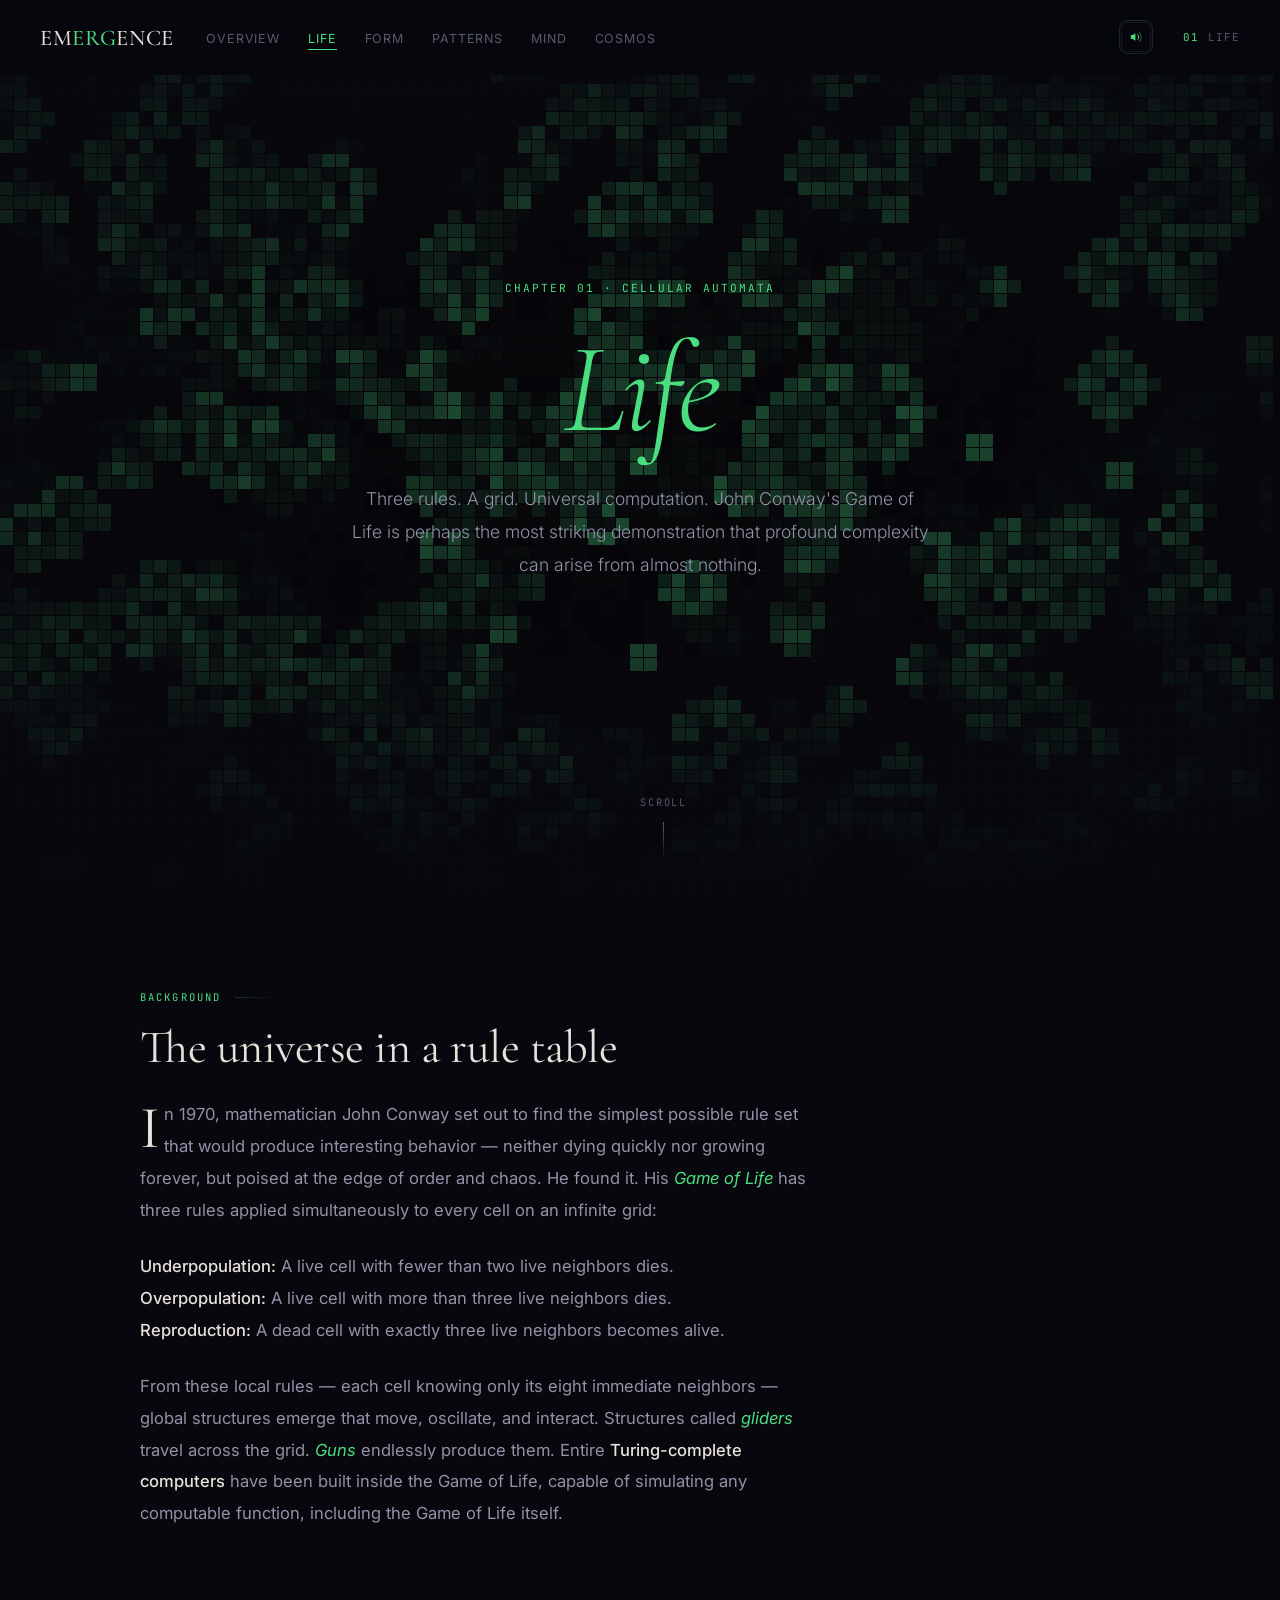
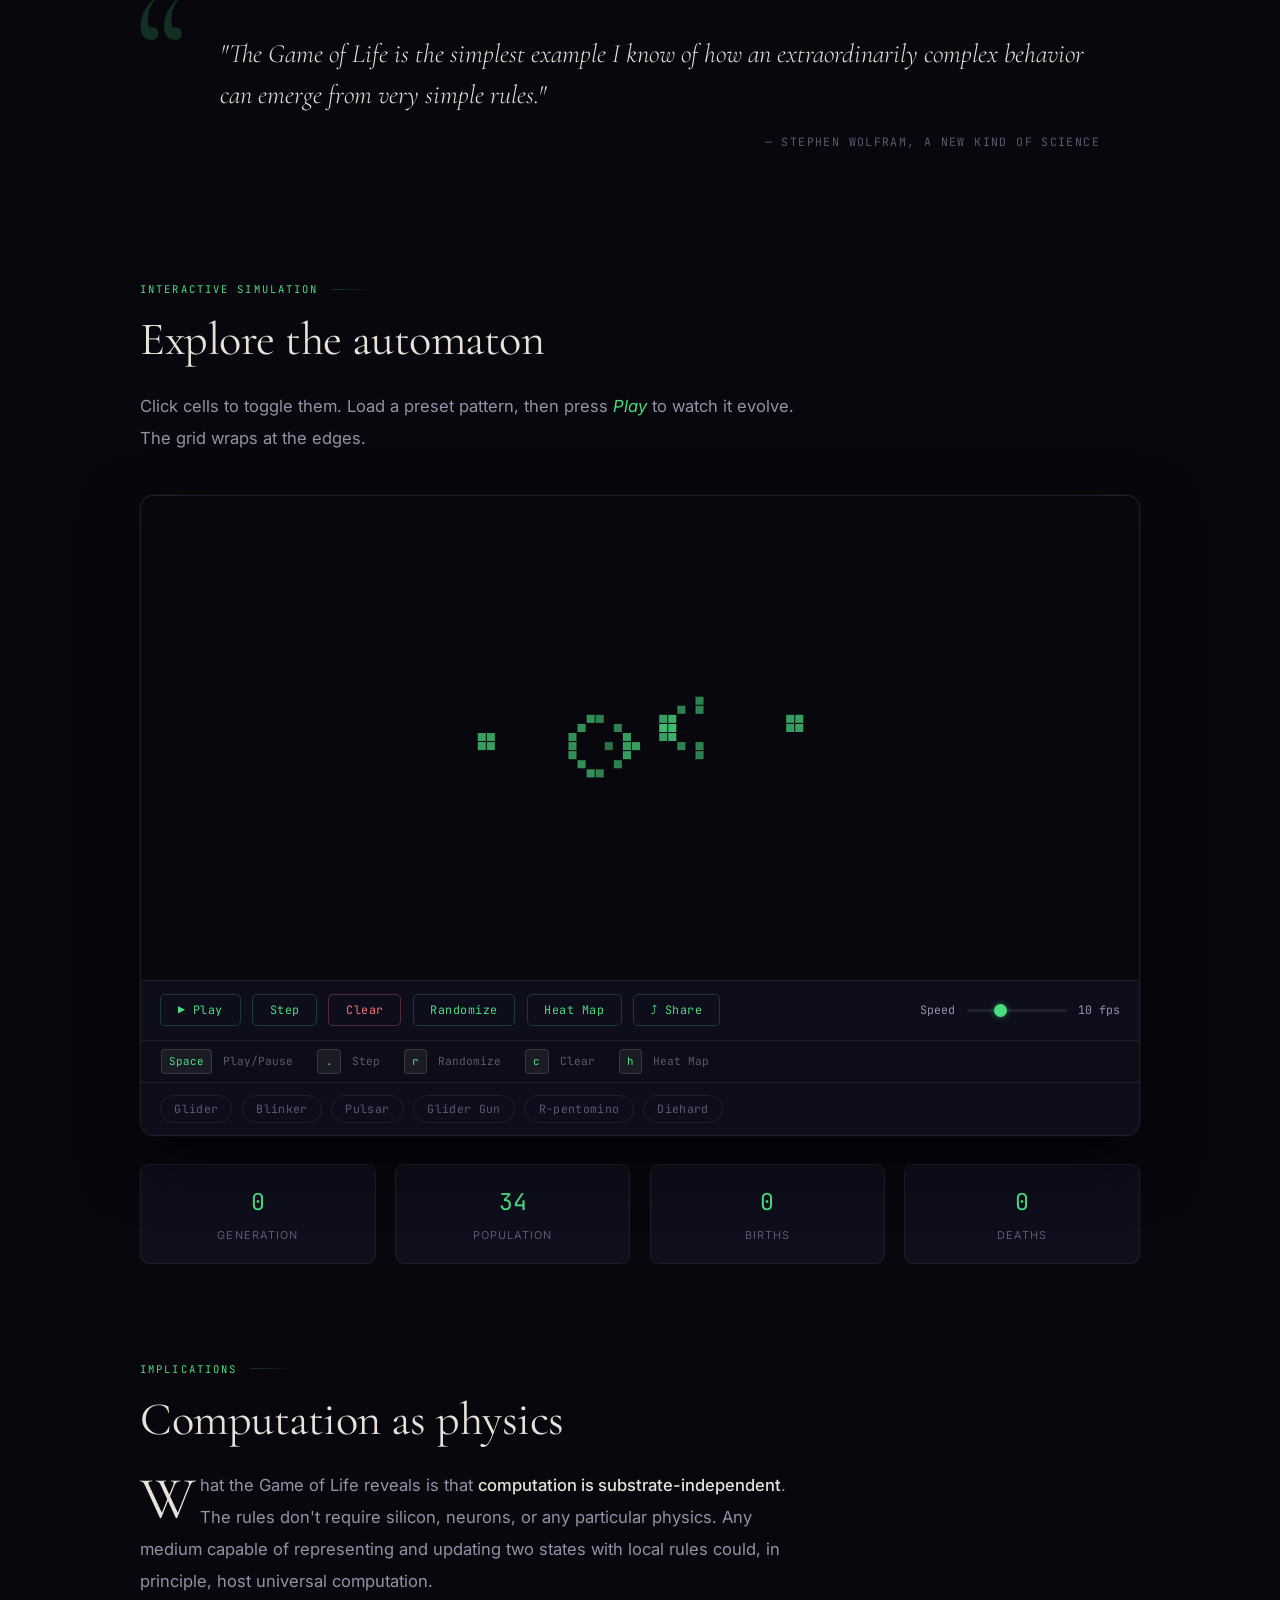
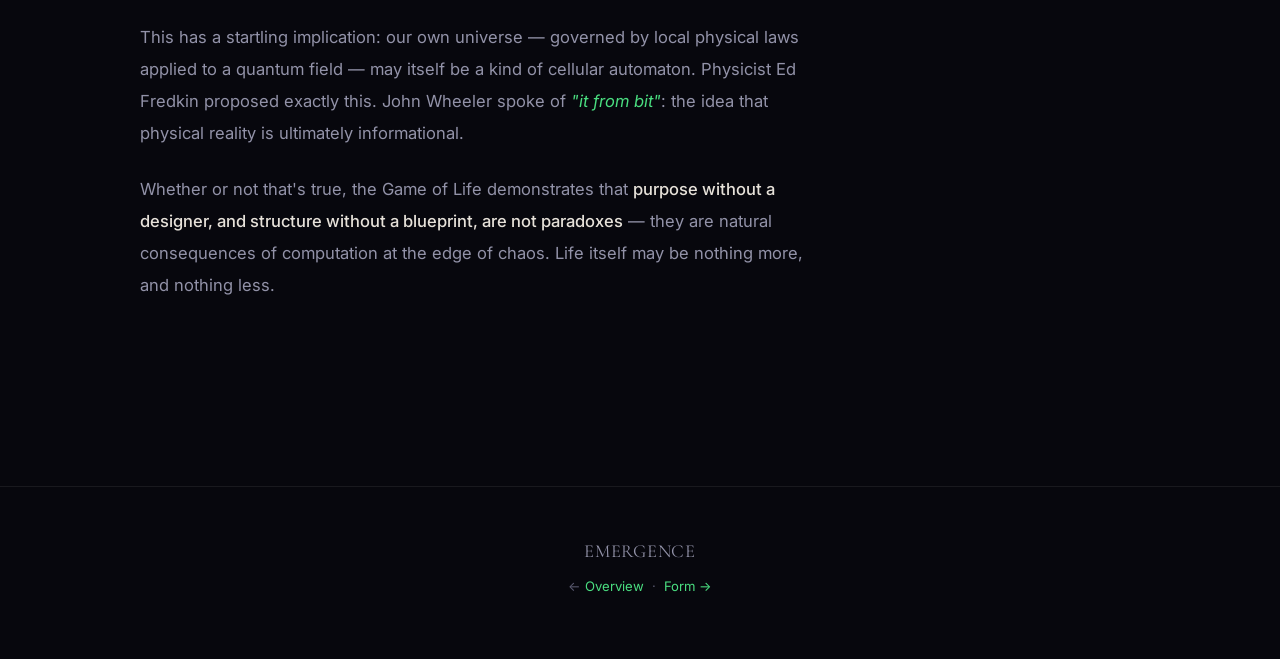
<file: life.html>
<!DOCTYPE html>
<html lang="en">
<head>
  <meta charset="UTF-8">
  <meta name="viewport" content="width=device-width, initial-scale=1.0">
  <title>Life — EMERGENCE</title>
  <meta name="description" content="Conway's Game of Life: three rules, a grid, universal computation. An interactive cellular automaton with classic patterns.">
  <link rel="icon" type="image/svg+xml" href="assets/favicon.svg">
  <link rel="canonical" href="https://cbr87hzhyd-afk.github.io/claudesproject/life.html">
  <meta property="og:type" content="article">
  <meta property="og:site_name" content="EMERGENCE">
  <meta property="og:title" content="Life — Cellular Automata · EMERGENCE">
  <meta property="og:description" content="Three rules. A grid. Universal computation. Conway's Game of Life, interactive.">
  <meta property="og:image" content="https://cbr87hzhyd-afk.github.io/claudesproject/assets/og/life.svg">
  <meta property="og:url" content="https://cbr87hzhyd-afk.github.io/claudesproject/life.html">
  <meta name="twitter:card" content="summary_large_image">
  <meta name="twitter:title" content="Life — EMERGENCE">
  <meta name="twitter:description" content="Three rules. A grid. Universal computation.">
  <meta name="twitter:image" content="https://cbr87hzhyd-afk.github.io/claudesproject/assets/og/life.svg">
  <meta name="theme-color" content="#07070d">
  <link rel="preconnect" href="https://fonts.googleapis.com">
  <link rel="preconnect" href="https://fonts.gstatic.com" crossorigin>
  <link href="https://fonts.googleapis.com/css2?family=Cormorant+Garamond:ital,wght@0,300;0,400;0,500;1,300;1,400&family=Inter:wght@300;400;500&family=JetBrains+Mono:wght@400;500&display=swap" rel="stylesheet">
  <link rel="stylesheet" href="css/main.css">
  <style>
    #gol-hero { background: #07070d; }
    .kbd-hint {
      font-family: var(--font-mono);
      font-size: 0.7rem;
      color: var(--text-muted);
      padding: 0.55rem 1.25rem;
      border-top: 1px solid var(--border);
      background: rgba(13,13,26,0.95);
      display: flex;
      gap: 1.5rem;
      flex-wrap: wrap;
    }
    .kbd-hint kbd {
      display: inline-block;
      padding: 0.1rem 0.45rem;
      background: rgba(255,255,255,0.06);
      border: 1px solid rgba(255,255,255,0.12);
      border-radius: 4px;
      font-family: var(--font-mono);
      font-size: 0.68rem;
      color: var(--accent);
      margin-right: 0.25rem;
    }
  </style>
</head>
<body class="page-life">

<nav>
  <a class="nav-logo" href="index.html">EM<span>ERG</span>ENCE</a>
  <ul class="nav-links">
    <li><a href="index.html">Overview</a></li>
    <li><a href="life.html" class="active">Life</a></li>
    <li><a href="form.html">Form</a></li>
    <li><a href="patterns.html">Patterns</a></li>
    <li><a href="mind.html">Mind</a></li>
    <li><a href="cosmos.html">Cosmos</a></li>
  </ul>
</nav>

<main>
  <section class="hero">
    <canvas class="hero-canvas" id="gol-hero"></canvas>
    <div class="hero-content">
      <p class="hero-eyebrow">Chapter 01 · Cellular Automata</p>
      <h1 class="hero-title"><em>Life</em></h1>
      <p class="hero-sub">
        Three rules. A grid. Universal computation.
        John Conway's Game of Life is perhaps the most striking demonstration
        that profound complexity can arise from almost nothing.
      </p>
    </div>
    <div class="scroll-hint">
      <span>Scroll</span>
      <div class="scroll-line"></div>
    </div>
  </section>

  <section class="content">

    <div class="section">
      <p class="section-tag">Background</p>
      <h2 class="section-title">The universe in a rule table</h2>
      <div class="prose">
        <p>
          In 1970, mathematician John Conway set out to find the simplest possible rule set
          that would produce interesting behavior — neither dying quickly nor growing forever,
          but poised at the edge of order and chaos. He found it. His <em>Game of Life</em>
          has three rules applied simultaneously to every cell on an infinite grid:
        </p>
        <p>
          <strong>Underpopulation:</strong> A live cell with fewer than two live neighbors dies.<br>
          <strong>Overpopulation:</strong> A live cell with more than three live neighbors dies.<br>
          <strong>Reproduction:</strong> A dead cell with exactly three live neighbors becomes alive.
        </p>
        <p>
          From these local rules — each cell knowing only its eight immediate neighbors —
          global structures emerge that move, oscillate, and interact. Structures called
          <em>gliders</em> travel across the grid. <em>Guns</em> endlessly produce them.
          Entire <strong>Turing-complete computers</strong> have been built inside the Game of Life,
          capable of simulating any computable function, including the Game of Life itself.
        </p>
      </div>

      <div class="pullquote">
        <p>"The Game of Life is the simplest example I know of how an extraordinarily complex behavior
        can emerge from very simple rules."</p>
        <cite>— Stephen Wolfram, A New Kind of Science</cite>
      </div>
    </div>

    <div class="section">
      <p class="section-tag">Interactive Simulation</p>
      <h2 class="section-title">Explore the automaton</h2>
      <p class="prose" style="margin-bottom:0">
        Click cells to toggle them. Load a preset pattern, then press <em>Play</em> to watch it evolve.
        The grid wraps at the edges.
      </p>

      <div class="canvas-wrap">
        <canvas id="gol-canvas" height="480"></canvas>
        <div class="controls">
          <button class="btn" id="btn-play">▶ Play</button>
          <button class="btn" id="btn-step">Step</button>
          <button class="btn btn-danger" id="btn-clear">Clear</button>
          <button class="btn" id="btn-rand">Randomize</button>
          <button class="btn" id="btn-heat">Heat Map</button>
          <button class="btn" id="btn-share" title="Copy a sharable link to this exact grid">⤴ Share</button>
          <div class="spacer"></div>
          <div class="slider-group">
            <span>Speed</span>
            <input type="range" id="speed" min="1" max="30" value="10">
            <span id="speed-val">10 fps</span>
          </div>
        </div>
        <p class="kbd-hint">
          <span><kbd>Space</kbd> Play/Pause</span>
          <span><kbd>.</kbd> Step</span>
          <span><kbd>r</kbd> Randomize</span>
          <span><kbd>c</kbd> Clear</span>
          <span><kbd>h</kbd> Heat Map</span>
        </p>
        <div class="pills">
          <button class="pill" data-pattern="glider">Glider</button>
          <button class="pill" data-pattern="blinker">Blinker</button>
          <button class="pill" data-pattern="pulsar">Pulsar</button>
          <button class="pill" data-pattern="gun">Glider Gun</button>
          <button class="pill" data-pattern="rpent">R-pentomino</button>
          <button class="pill" data-pattern="diehard">Diehard</button>
        </div>
      </div>

      <div class="stat-row">
        <div class="stat"><span class="stat-val" id="gen">0</span><span class="stat-lbl">Generation</span></div>
        <div class="stat"><span class="stat-val" id="pop">0</span><span class="stat-lbl">Population</span></div>
        <div class="stat"><span class="stat-val" id="births">0</span><span class="stat-lbl">Births</span></div>
        <div class="stat"><span class="stat-val" id="deaths">0</span><span class="stat-lbl">Deaths</span></div>
      </div>
    </div>

    <div class="section">
      <p class="section-tag">Implications</p>
      <h2 class="section-title">Computation as physics</h2>
      <div class="prose">
        <p>
          What the Game of Life reveals is that <strong>computation is substrate-independent</strong>.
          The rules don't require silicon, neurons, or any particular physics.
          Any medium capable of representing and updating two states with local rules
          could, in principle, host universal computation.
        </p>
        <p>
          This has a startling implication: our own universe — governed by local physical laws
          applied to a quantum field — may itself be a kind of cellular automaton. Physicist
          Ed Fredkin proposed exactly this. John Wheeler spoke of <em>"it from bit"</em>:
          the idea that physical reality is ultimately informational.
        </p>
        <p>
          Whether or not that's true, the Game of Life demonstrates that <strong>purpose without
          a designer, and structure without a blueprint, are not paradoxes</strong> — they are
          natural consequences of computation at the edge of chaos. Life itself may be
          nothing more, and nothing less.
        </p>
      </div>
    </div>

  </section>
</main>

<footer>
  <p class="footer-logo">EMERGENCE</p>
  <p>← <a href="index.html">Overview</a> &nbsp;·&nbsp; <a href="form.html">Form →</a></p>
</footer>

<script>
// ── Game of Life engine ──────────────────────────────────────
const CELL = 9;
const canvas = document.getElementById('gol-canvas');
const ctx = canvas.getContext('2d');

let COLS, ROWS, grid, nextGrid;
let generation = 0, running = false, interval = null, fps = 10;
let lastBirths = 0, lastDeaths = 0;
let heat, heatMode = false;

function initGrid(opts) {
  if (opts && opts.cols && opts.rows) {
    COLS = opts.cols; ROWS = opts.rows;
    canvas.width  = COLS * CELL;
    canvas.height = ROWS * CELL;
  } else {
    const w = canvas.parentElement.clientWidth || 900;
    canvas.width = Math.floor(w / CELL) * CELL;
    COLS = Math.floor(canvas.width / CELL);
    ROWS = Math.floor(canvas.height / CELL);
  }
  grid = new Uint8Array(COLS * ROWS);
  nextGrid = new Uint8Array(COLS * ROWS);
  heat = new Float32Array(COLS * ROWS);
}

// ── URL-hash sharing ────────────────────────────────────────
// Format: #l=COLS,ROWS,SPEED,HEAT,B64BITS  (bits packed row-major)
function packBits(arr) {
  const bytes = new Uint8Array(Math.ceil(arr.length / 8));
  for (let i = 0; i < arr.length; i++) if (arr[i]) bytes[i >> 3] |= 1 << (i & 7);
  let bin = '';
  for (let i = 0; i < bytes.length; i++) bin += String.fromCharCode(bytes[i]);
  return btoa(bin).replace(/\+/g, '-').replace(/\//g, '_').replace(/=+$/, '');
}
function unpackBits(b64, len) {
  const std = b64.replace(/-/g, '+').replace(/_/g, '/');
  const bin = atob(std);
  const out = new Uint8Array(len);
  for (let i = 0; i < len; i++) out[i] = (bin.charCodeAt(i >> 3) >> (i & 7)) & 1;
  return out;
}
function encodeLifeState() {
  return `l=${COLS},${ROWS},${fps},${heatMode ? 1 : 0},${packBits(grid)}`;
}
function decodeLifeStateFromHash() {
  const h = location.hash;
  const m = h.match(/^#l=(\d+),(\d+),(\d+),(\d+),(.+)$/);
  if (!m) return false;
  const cols = +m[1], rows = +m[2], spd = +m[3], heat0 = +m[4];
  if (cols < 4 || cols > 600 || rows < 4 || rows > 400) return false;
  initGrid({ cols, rows });
  grid = unpackBits(m[5], cols * rows);
  fps = spd;
  heatMode = !!heat0;
  document.getElementById('speed').value = fps;
  document.getElementById('speed-val').textContent = fps + ' fps';
  if (heatMode) {
    btnHeat.classList.add('on');
    btnHeat.textContent = 'Normal';
  }
  generation = 0;
  return true;
}

function idx(r, c) { return r * COLS + c; }

function countNeighbors(r, c) {
  let n = 0;
  for (let dr = -1; dr <= 1; dr++)
    for (let dc = -1; dc <= 1; dc++) {
      if (!dr && !dc) continue;
      n += grid[idx((r+dr+ROWS)%ROWS, (c+dc+COLS)%COLS)];
    }
  return n;
}

function step() {
  let births = 0, deaths = 0;
  for (let r = 0; r < ROWS; r++) {
    for (let c = 0; c < COLS; c++) {
      const n = countNeighbors(r, c);
      const alive = grid[idx(r, c)];
      let next;
      if (alive) {
        next = (n === 2 || n === 3) ? 1 : 0;
        if (!next) deaths++;
      } else {
        next = n === 3 ? 1 : 0;
        if (next) births++;
      }
      nextGrid[idx(r, c)] = next;
    }
  }
  [grid, nextGrid] = [nextGrid, grid];
  generation++;
  lastBirths = births;
  lastDeaths = deaths;
}

function draw() {
  ctx.fillStyle = '#07070d';
  ctx.fillRect(0, 0, canvas.width, canvas.height);

  let pop = 0;
  for (let r = 0; r < ROWS; r++) {
    for (let c = 0; c < COLS; c++) {
      const i = idx(r, c);
      const alive = grid[i];

      if (alive) {
        pop++;
        heat[i] = Math.min(60, heat[i] + 1);
      } else {
        heat[i] = Math.max(0, heat[i] * 0.87);
      }

      if (heatMode) {
        if (alive) {
          const t = heat[i] / 60;
          // young cells: bright yellow-green → old cells: deep amber
          const hue = Math.round(110 - t * 70);
          const lit  = Math.round(68 - t * 13);
          ctx.fillStyle = `hsl(${hue},98%,${lit}%)`;
          ctx.fillRect(c*CELL+1, r*CELL+1, CELL-1, CELL-1);
        } else if (heat[i] > 0.4) {
          // cooling glow for recently-dead cells
          const alpha = (heat[i] / 60) * 0.45;
          ctx.fillStyle = `rgba(255,65,0,${alpha})`;
          ctx.fillRect(c*CELL+1, r*CELL+1, CELL-1, CELL-1);
        }
      } else {
        if (alive) {
          const n = countNeighbors(r, c);
          ctx.fillStyle = `rgba(74,222,128,${Math.min(0.95, 0.5 + n * 0.07)})`;
          ctx.fillRect(c*CELL+1, r*CELL+1, CELL-1, CELL-1);
        }
      }
    }
  }

  document.getElementById('gen').textContent = generation.toLocaleString();
  document.getElementById('pop').textContent = pop.toLocaleString();
  document.getElementById('births').textContent = lastBirths.toLocaleString();
  document.getElementById('deaths').textContent = lastDeaths.toLocaleString();
}

function tick() {
  step();
  draw();
}

// ── Patterns ────────────────────────────────────────────────
const PATTERNS = {
  glider: [[0,1],[1,2],[2,0],[2,1],[2,2]],
  blinker: [[1,0],[1,1],[1,2]],
  pulsar: [
    [0,2],[0,3],[0,4],[0,8],[0,9],[0,10],
    [2,0],[2,5],[2,7],[2,12],
    [3,0],[3,5],[3,7],[3,12],
    [4,0],[4,5],[4,7],[4,12],
    [5,2],[5,3],[5,4],[5,8],[5,9],[5,10],
    [7,2],[7,3],[7,4],[7,8],[7,9],[7,10],
    [8,0],[8,5],[8,7],[8,12],
    [9,0],[9,5],[9,7],[9,12],
    [10,0],[10,5],[10,7],[10,12],
    [12,2],[12,3],[12,4],[12,8],[12,9],[12,10]
  ],
  gun: [
    [0,24],[1,22],[1,24],[2,12],[2,13],[2,20],[2,21],[2,34],[2,35],
    [3,11],[3,15],[3,20],[3,21],[3,34],[3,35],
    [4,0],[4,1],[4,10],[4,16],[4,20],[4,21],
    [5,0],[5,1],[5,10],[5,14],[5,16],[5,17],[5,22],[5,24],
    [6,10],[6,16],[6,24],
    [7,11],[7,15],[8,12],[8,13]
  ],
  rpent: [[0,1],[0,2],[1,0],[1,1],[2,1]],
  diehard: [[0,6],[1,0],[1,1],[2,1],[2,5],[2,6],[2,7]]
};

function placePattern(name) {
  grid.fill(0);
  if (heat) heat.fill(0);
  generation = 0;
  const cells = PATTERNS[name];
  if (!cells) return;
  const maxR = Math.max(...cells.map(([r])=>r));
  const maxC = Math.max(...cells.map(([,c])=>c));
  const or = Math.floor((ROWS - maxR) / 2);
  const oc = Math.floor((COLS - maxC) / 2);
  for (const [r, c] of cells) {
    const nr = or + r, nc = oc + c;
    if (nr >= 0 && nr < ROWS && nc >= 0 && nc < COLS)
      grid[idx(nr, nc)] = 1;
  }
  draw();
}

function randomize() {
  for (let i = 0; i < grid.length; i++)
    grid[i] = Math.random() < 0.3 ? 1 : 0;
  if (heat) heat.fill(0);
  generation = 0;
  draw();
}

// ── Controls ────────────────────────────────────────────────
const btnPlay = document.getElementById('btn-play');

function setRunning(r) {
  running = r;
  clearInterval(interval);
  if (running) {
    interval = setInterval(tick, 1000 / fps);
    btnPlay.textContent = '⏸ Pause';
    btnPlay.classList.add('on');
  } else {
    btnPlay.textContent = '▶ Play';
    btnPlay.classList.remove('on');
  }
}

btnPlay.addEventListener('click', () => setRunning(!running));

document.getElementById('btn-step').addEventListener('click', () => {
  setRunning(false);
  tick();
});

document.getElementById('btn-clear').addEventListener('click', () => {
  setRunning(false);
  grid.fill(0);
  if (heat) heat.fill(0);
  generation = 0;
  draw();
});

const btnHeat = document.getElementById('btn-heat');
btnHeat.addEventListener('click', () => {
  heatMode = !heatMode;
  btnHeat.classList.toggle('on', heatMode);
  btnHeat.textContent = heatMode ? 'Normal' : 'Heat Map';
  if (!heatMode && heat) heat.fill(0);
  draw();
});

document.getElementById('btn-rand').addEventListener('click', randomize);

document.getElementById('btn-share').addEventListener('click', () => {
  setRunning(false);
  const hash = encodeLifeState();
  if (window.EM_SHARE) window.EM_SHARE(hash, 'live grid');
  else { history.replaceState(null, '', '#' + hash); }
});

const speedSlider = document.getElementById('speed');
speedSlider.addEventListener('input', () => {
  fps = +speedSlider.value;
  document.getElementById('speed-val').textContent = fps + ' fps';
  if (running) setRunning(true);
});

document.querySelectorAll('.pill').forEach(btn => {
  btn.addEventListener('click', () => {
    setRunning(false);
    placePattern(btn.dataset.pattern);
  });
});

// ── Click to draw ─────────────────────────────────────────
let drawing = false;
let drawValue = 1;

canvas.addEventListener('mousedown', e => {
  drawing = true;
  const r = Math.floor(e.offsetY / CELL);
  const c = Math.floor(e.offsetX / CELL);
  drawValue = grid[idx(r, c)] ? 0 : 1;
  grid[idx(r, c)] = drawValue;
  draw();
});

canvas.addEventListener('mousemove', e => {
  if (!drawing) return;
  const r = Math.floor(e.offsetY / CELL);
  const c = Math.floor(e.offsetX / CELL);
  if (r >= 0 && r < ROWS && c >= 0 && c < COLS) {
    grid[idx(r, c)] = drawValue;
    draw();
  }
});

window.addEventListener('mouseup', () => { drawing = false; });

// ── Keyboard shortcuts ────────────────────────────────────
document.addEventListener('keydown', e => {
  if (e.target.tagName === 'INPUT') return;
  switch (e.key) {
    case ' ':
      e.preventDefault();
      setRunning(!running);
      break;
    case '.':
      setRunning(false);
      tick();
      break;
    case 'r':
      randomize();
      break;
    case 'c':
      setRunning(false);
      grid.fill(0);
      if (heat) heat.fill(0);
      generation = 0;
      draw();
      break;
    case 'h':
      heatMode = !heatMode;
      btnHeat.classList.toggle('on', heatMode);
      btnHeat.textContent = heatMode ? 'Normal' : 'Heat Map';
      if (!heatMode && heat) heat.fill(0);
      draw();
      break;
  }
});

// ── Hero background GoL ──────────────────────────────────
const heroCanvas = document.getElementById('gol-hero');
const hctx = heroCanvas.getContext('2d');
let HC, HR, hgrid, hnext;

function initHero() {
  heroCanvas.width = heroCanvas.offsetWidth;
  heroCanvas.height = heroCanvas.offsetHeight;
  const cs = 14;
  HC = Math.floor(heroCanvas.width / cs);
  HR = Math.floor(heroCanvas.height / cs);
  hgrid = new Uint8Array(HC * HR);
  hnext = new Uint8Array(HC * HR);
  for (let i = 0; i < hgrid.length; i++)
    hgrid[i] = Math.random() < 0.35 ? 1 : 0;
}

function heroTick() {
  for (let r = 0; r < HR; r++) {
    for (let c = 0; c < HC; c++) {
      let n = 0;
      for (let dr = -1; dr <= 1; dr++)
        for (let dc = -1; dc <= 1; dc++) {
          if (!dr && !dc) continue;
          n += hgrid[((r+dr+HR)%HR)*HC + (c+dc+HC)%HC];
        }
      const alive = hgrid[r*HC+c];
      hnext[r*HC+c] = alive ? (n===2||n===3?1:0) : (n===3?1:0);
    }
  }
  [hgrid, hnext] = [hnext, hgrid];

  const cs = Math.floor(heroCanvas.width / HC);
  hctx.fillStyle = 'rgba(7,7,13,0.3)';
  hctx.fillRect(0, 0, heroCanvas.width, heroCanvas.height);
  for (let r = 0; r < HR; r++)
    for (let c = 0; c < HC; c++)
      if (hgrid[r*HC+c]) {
        hctx.fillStyle = 'rgba(74,222,128,0.12)';
        hctx.fillRect(c*cs, r*cs, cs-1, cs-1);
      }
}

// ── Init ────────────────────────────────────────────────────
initHero();
setInterval(heroTick, 120);

window.addEventListener('load', () => {
  if (decodeLifeStateFromHash()) {
    draw();
  } else {
    initGrid();
    placePattern('gun');
  }
});

window.addEventListener('resize', () => {
  // Don't auto-resize if a hash-restored grid is active — preserves shared geometry.
  if (location.hash.startsWith('#l=')) return;
  const wasRunning = running;
  setRunning(false);
  initGrid();
  placePattern('gun');
  if (wasRunning) setRunning(true);
});
</script>
<script src="js/sound.js"></script>
<script src="js/site.js"></script>
</body>
</html>
</file>
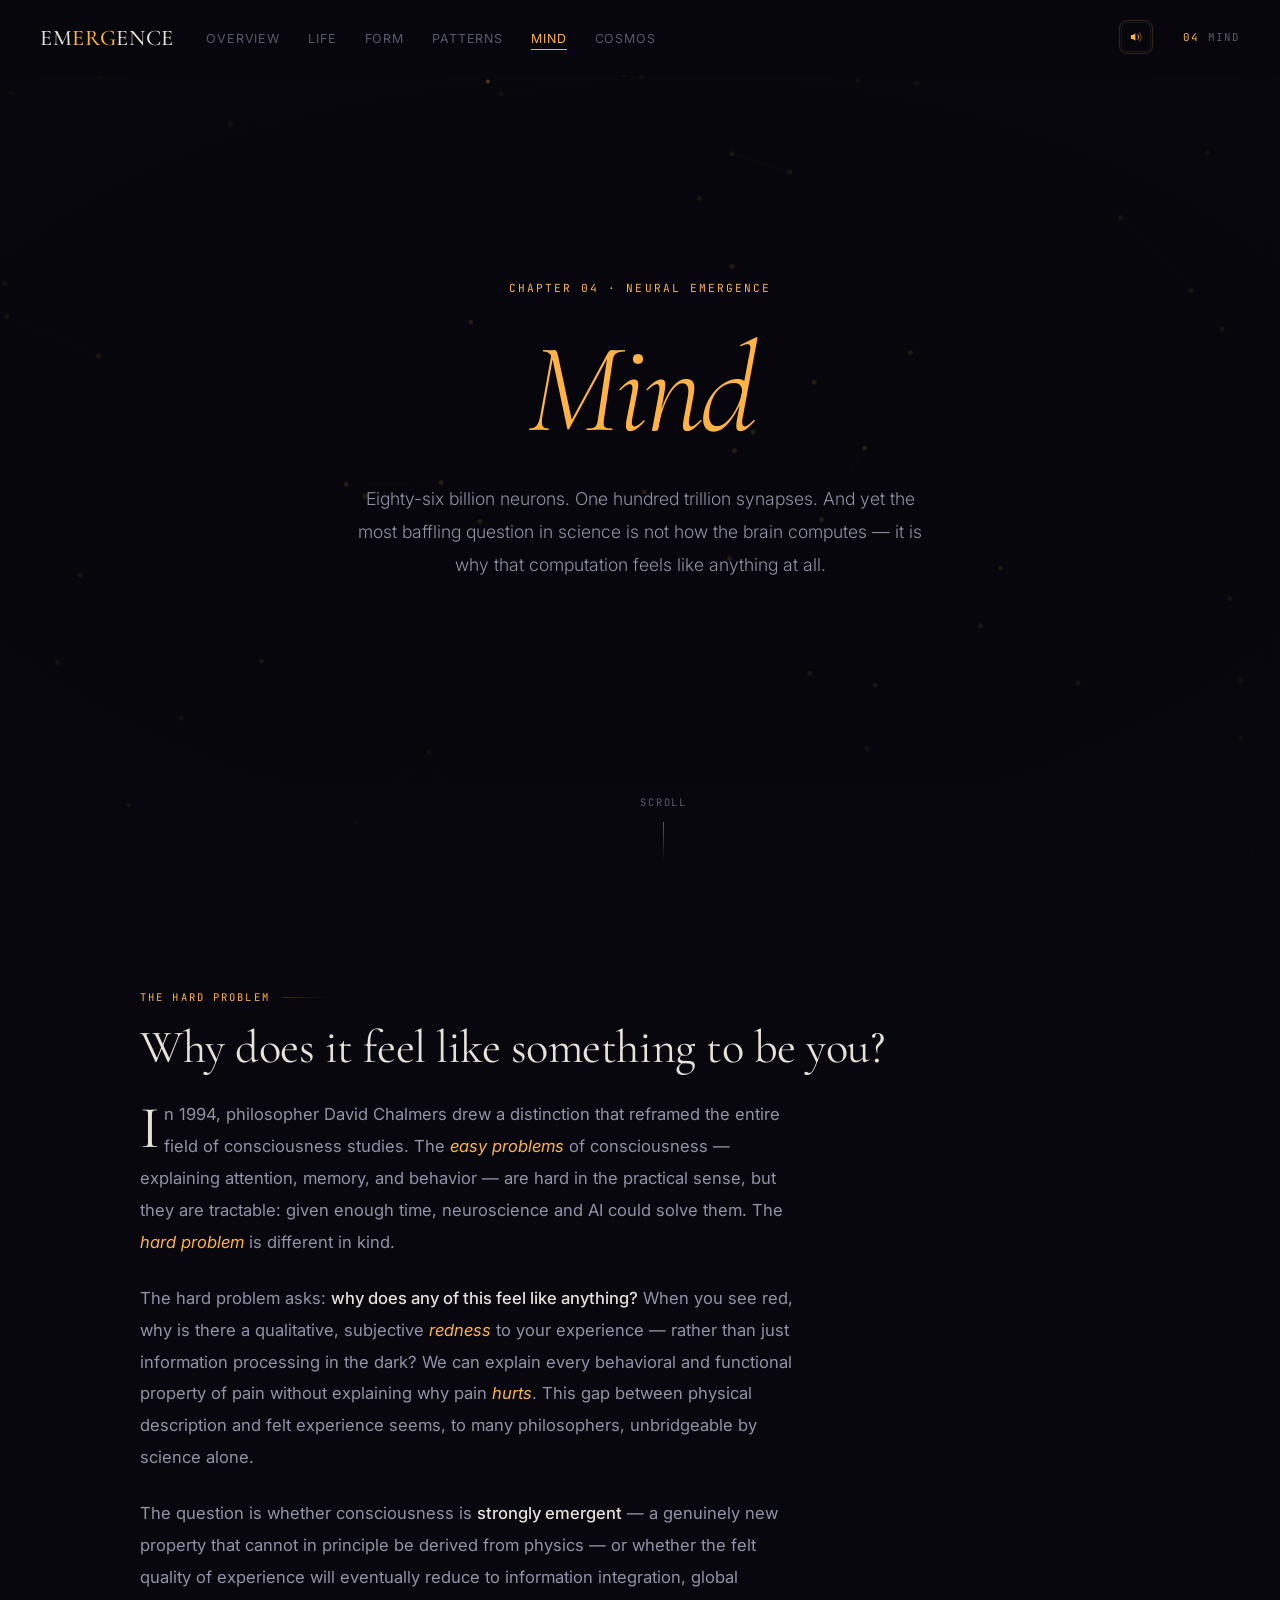
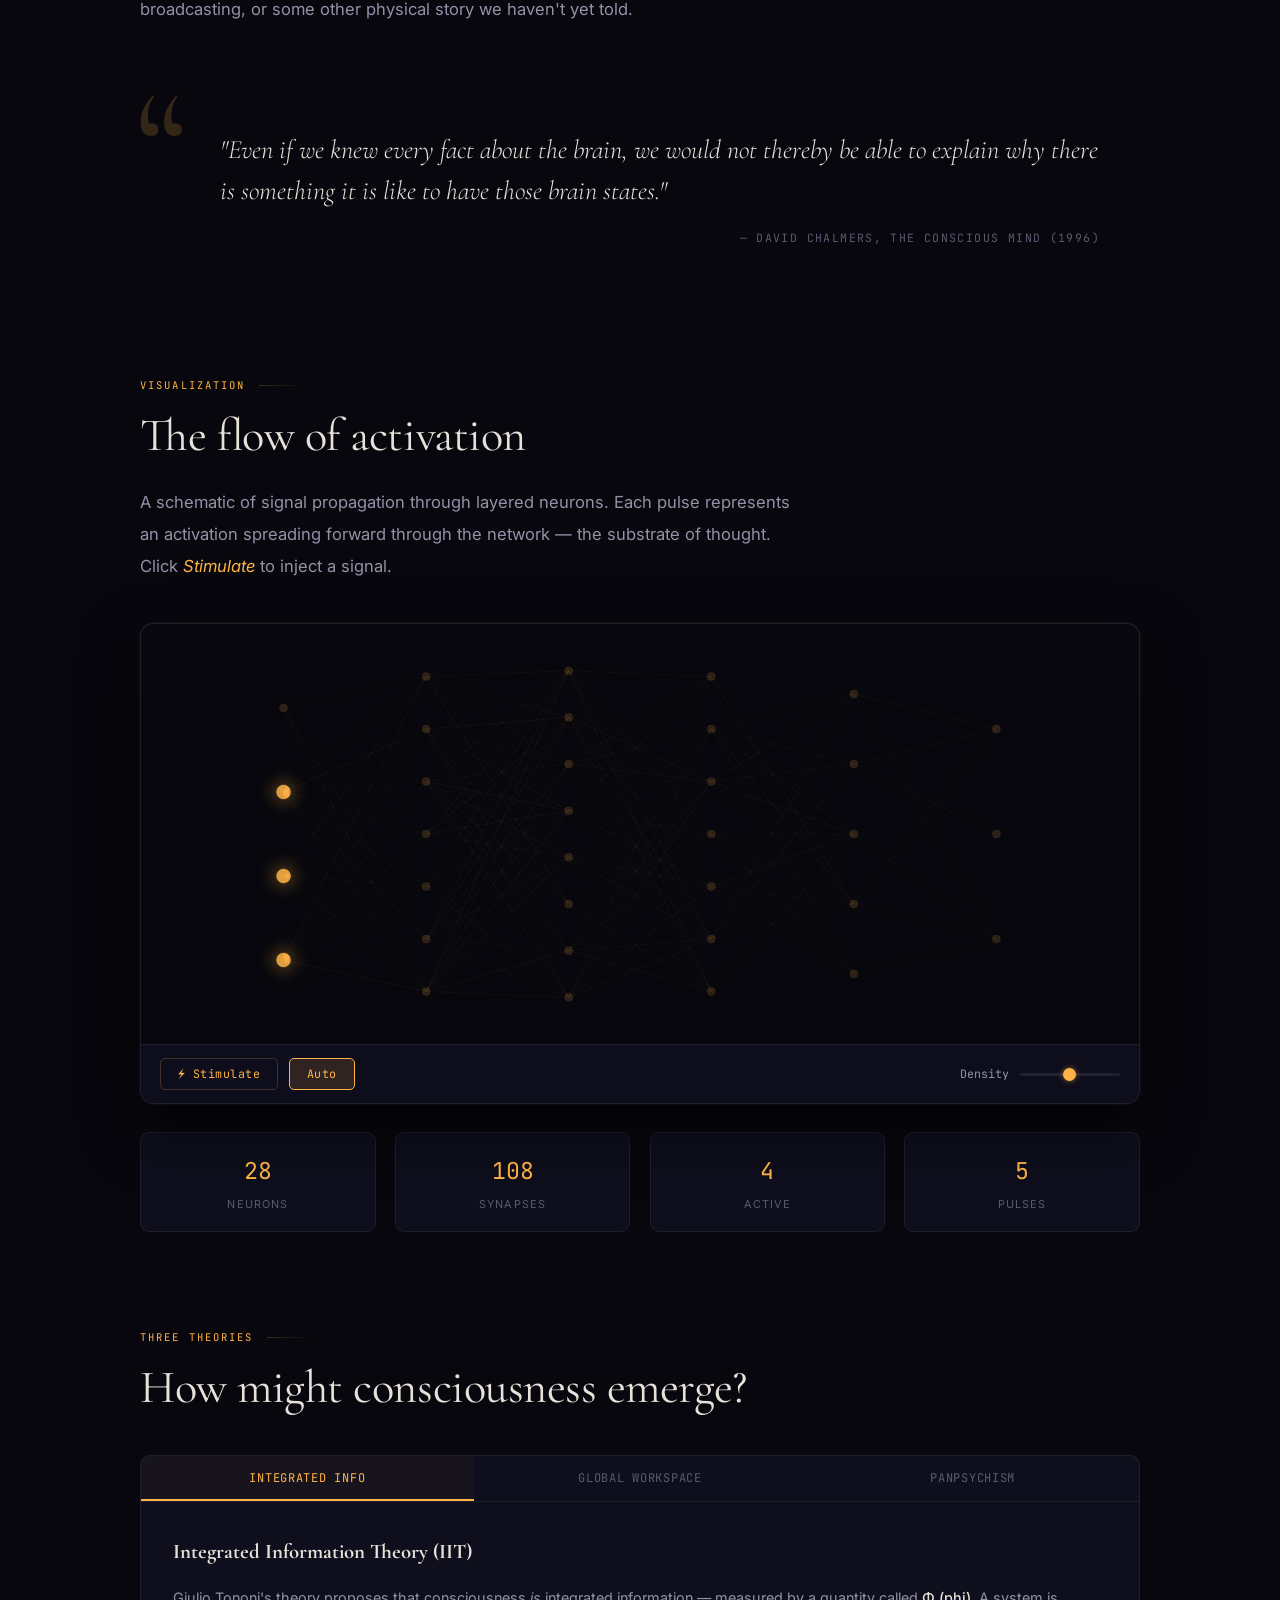
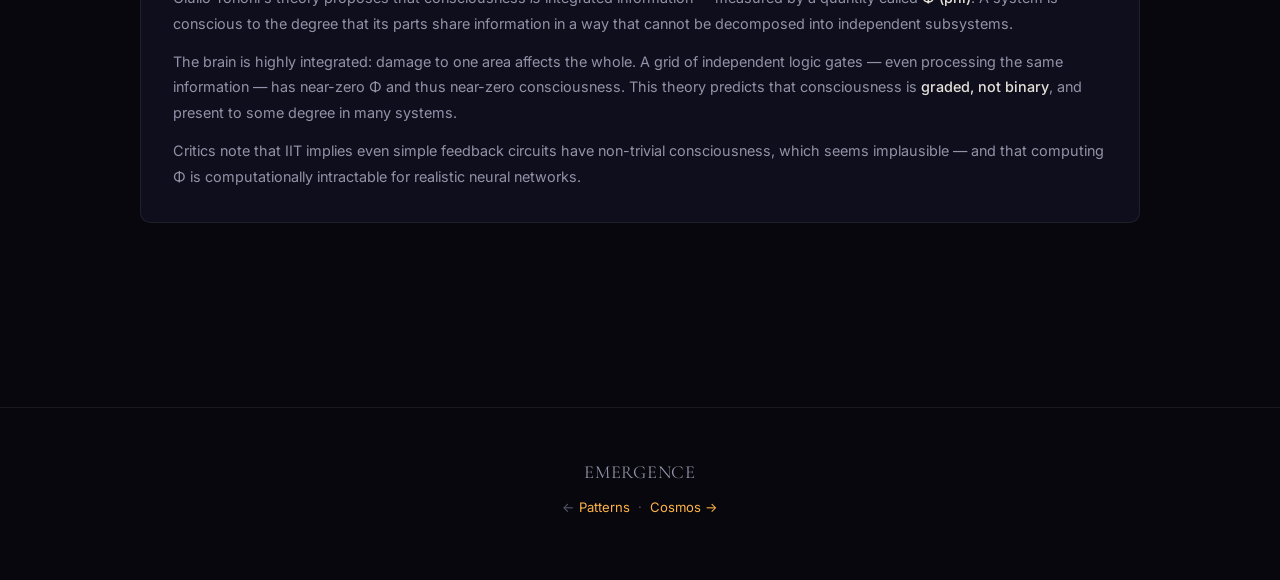
<file: mind.html>
<!DOCTYPE html>
<html lang="en">
<head>
  <meta charset="UTF-8">
  <meta name="viewport" content="width=device-width, initial-scale=1.0">
  <title>Mind — EMERGENCE</title>
  <meta name="description" content="Neural emergence and the hard problem of consciousness — three theories of how thought arises from matter.">
  <link rel="icon" type="image/svg+xml" href="assets/favicon.svg">
  <link rel="canonical" href="https://cbr87hzhyd-afk.github.io/claudesproject/mind.html">
  <meta property="og:type" content="article">
  <meta property="og:site_name" content="EMERGENCE">
  <meta property="og:title" content="Mind — Neural Emergence · EMERGENCE">
  <meta property="og:description" content="Neural emergence and the hard problem of consciousness. Three theories of how thought arises.">
  <meta property="og:image" content="https://cbr87hzhyd-afk.github.io/claudesproject/assets/og/mind.svg">
  <meta property="og:url" content="https://cbr87hzhyd-afk.github.io/claudesproject/mind.html">
  <meta name="twitter:card" content="summary_large_image">
  <meta name="twitter:title" content="Mind — EMERGENCE">
  <meta name="twitter:description" content="Three theories of how thought arises from matter.">
  <meta name="twitter:image" content="https://cbr87hzhyd-afk.github.io/claudesproject/assets/og/mind.svg">
  <meta name="theme-color" content="#07070d">
  <link rel="preconnect" href="https://fonts.googleapis.com">
  <link rel="preconnect" href="https://fonts.gstatic.com" crossorigin>
  <link href="https://fonts.googleapis.com/css2?family=Cormorant+Garamond:ital,wght@0,300;0,400;0,500;1,300;1,400&family=Inter:wght@300;400;500&family=JetBrains+Mono:wght@400;500&display=swap" rel="stylesheet">
  <link rel="stylesheet" href="css/main.css">
  <style>
    #net-canvas { background: #07070d; display: block; width: 100%; }
    .thought-panel {
      margin-top: 2.5rem;
      background: var(--bg-card);
      border: 1px solid var(--border);
      border-radius: 10px;
      overflow: hidden;
    }
    .thought-tabs {
      display: flex;
      border-bottom: 1px solid var(--border);
    }
    .thought-tab {
      flex: 1;
      padding: 0.85rem 1.25rem;
      background: transparent;
      border: none;
      color: var(--text-muted);
      font-family: var(--font-mono);
      font-size: 0.75rem;
      cursor: pointer;
      letter-spacing: 0.06em;
      text-transform: uppercase;
      transition: all 0.15s;
      border-bottom: 2px solid transparent;
    }
    .thought-tab.active {
      color: var(--accent);
      border-bottom-color: var(--accent);
      background: rgba(255,179,71,0.04);
    }
    .thought-content {
      padding: 2rem;
      display: none;
    }
    .thought-content.active { display: block; }
    .thought-content h3 {
      font-family: var(--font-serif);
      font-size: 1.3rem;
      margin-bottom: 0.9rem;
      color: var(--text);
    }
    .thought-content p {
      font-size: 0.9rem;
      color: var(--text-dim);
      line-height: 1.8;
      margin-bottom: 0.8em;
    }
    .thought-content p:last-child { margin-bottom: 0; }
    .thought-content strong { color: var(--text); font-weight: 500; }
  </style>
</head>
<body class="page-mind">

<nav>
  <a class="nav-logo" href="index.html">EM<span>ERG</span>ENCE</a>
  <ul class="nav-links">
    <li><a href="index.html">Overview</a></li>
    <li><a href="life.html">Life</a></li>
    <li><a href="form.html">Form</a></li>
    <li><a href="patterns.html">Patterns</a></li>
    <li><a href="mind.html" class="active">Mind</a></li>
    <li><a href="cosmos.html">Cosmos</a></li>
  </ul>
</nav>

<main>
  <section class="hero">
    <canvas class="hero-canvas" id="mind-hero"></canvas>
    <div class="hero-content">
      <p class="hero-eyebrow">Chapter 04 · Neural Emergence</p>
      <h1 class="hero-title"><em>Mind</em></h1>
      <p class="hero-sub">
        Eighty-six billion neurons. One hundred trillion synapses.
        And yet the most baffling question in science is not how the brain computes —
        it is why that computation feels like anything at all.
      </p>
    </div>
    <div class="scroll-hint">
      <span>Scroll</span>
      <div class="scroll-line"></div>
    </div>
  </section>

  <section class="content">

    <div class="section">
      <p class="section-tag">The Hard Problem</p>
      <h2 class="section-title">Why does it feel like something to be you?</h2>
      <div class="prose">
        <p>
          In 1994, philosopher David Chalmers drew a distinction that reframed the entire
          field of consciousness studies. The <em>easy problems</em> of consciousness — explaining
          attention, memory, and behavior — are hard in the practical sense, but they are
          tractable: given enough time, neuroscience and AI could solve them.
          The <em>hard problem</em> is different in kind.
        </p>
        <p>
          The hard problem asks: <strong>why does any of this feel like anything?</strong>
          When you see red, why is there a qualitative, subjective <em>redness</em> to your
          experience — rather than just information processing in the dark?
          We can explain every behavioral and functional property of pain without explaining
          why pain <em>hurts</em>. This gap between physical description and felt experience
          seems, to many philosophers, unbridgeable by science alone.
        </p>
        <p>
          The question is whether consciousness is <strong>strongly emergent</strong> —
          a genuinely new property that cannot in principle be derived from physics —
          or whether the felt quality of experience will eventually reduce to information
          integration, global broadcasting, or some other physical story we haven't yet told.
        </p>
      </div>

      <div class="pullquote">
        <p>"Even if we knew every fact about the brain, we would not thereby be able to explain
        why there is something it is like to have those brain states."</p>
        <cite>— David Chalmers, The Conscious Mind (1996)</cite>
      </div>
    </div>

    <div class="section">
      <p class="section-tag">Visualization</p>
      <h2 class="section-title">The flow of activation</h2>
      <p class="prose" style="margin-bottom:0">
        A schematic of signal propagation through layered neurons. Each pulse represents
        an activation spreading forward through the network — the substrate of thought.
        Click <em>Stimulate</em> to inject a signal.
      </p>

      <div class="canvas-wrap">
        <canvas id="net-canvas" height="420"></canvas>
        <div class="controls">
          <button class="btn" id="btn-stim">⚡ Stimulate</button>
          <button class="btn on" id="btn-auto">Auto</button>
          <div class="spacer"></div>
          <div class="slider-group">
            <span>Density</span>
            <input type="range" id="density" min="1" max="5" value="3">
          </div>
        </div>
      </div>

      <div class="stat-row">
        <div class="stat"><span class="stat-val" id="stat-nodes">0</span><span class="stat-lbl">Neurons</span></div>
        <div class="stat"><span class="stat-val" id="stat-edges">0</span><span class="stat-lbl">Synapses</span></div>
        <div class="stat"><span class="stat-val" id="stat-active">0</span><span class="stat-lbl">Active</span></div>
        <div class="stat"><span class="stat-val" id="stat-pulses">0</span><span class="stat-lbl">Pulses</span></div>
      </div>
    </div>

    <div class="section">
      <p class="section-tag">Three Theories</p>
      <h2 class="section-title">How might consciousness emerge?</h2>

      <div class="thought-panel">
        <div class="thought-tabs">
          <button class="thought-tab active" data-tab="iit">Integrated Info</button>
          <button class="thought-tab" data-tab="gnw">Global Workspace</button>
          <button class="thought-tab" data-tab="pan">Panpsychism</button>
        </div>
        <div class="thought-content active" id="tab-iit">
          <h3>Integrated Information Theory (IIT)</h3>
          <p>
            Giulio Tononi's theory proposes that consciousness <em>is</em> integrated information —
            measured by a quantity called <strong>Φ (phi)</strong>. A system is conscious to the
            degree that its parts share information in a way that cannot be decomposed into
            independent subsystems.
          </p>
          <p>
            The brain is highly integrated: damage to one area affects the whole. A grid of
            independent logic gates — even processing the same information — has near-zero Φ
            and thus near-zero consciousness. This theory predicts that consciousness is
            <strong>graded, not binary</strong>, and present to some degree in many systems.
          </p>
          <p>
            Critics note that IIT implies even simple feedback circuits have non-trivial
            consciousness, which seems implausible — and that computing Φ is computationally
            intractable for realistic neural networks.
          </p>
        </div>
        <div class="thought-content" id="tab-gnw">
          <h3>Global Workspace Theory (GWT)</h3>
          <p>
            Bernard Baars proposed that the brain has a <em>global workspace</em> — a
            cognitive architecture in which localized, specialized processors compete to
            broadcast their results widely. Consciousness is <strong>the broadcast</strong>:
            information that "wins" access to the workspace becomes globally available and
            thus conscious.
          </p>
          <p>
            This is a more deflationary theory: consciousness is a functional property
            of information accessibility, not a mysterious intrinsic quality. It aligns
            well with neural correlates: the frontoparietal network does act as a
            broadcast hub, and neural ignition — sudden, widespread activation — correlates
            with conscious perception.
          </p>
          <p>
            GWT solves the easy problems elegantly but critics say it simply <strong>relocates
            the hard problem</strong> without dissolving it: why does broadcasting feel like anything?
          </p>
        </div>
        <div class="thought-content" id="tab-pan">
          <h3>Panpsychism</h3>
          <p>
            Perhaps the most radical response to the hard problem is to deny the starting
            assumption. Panpsychism holds that <strong>experience is fundamental</strong> —
            not something that emerges from non-conscious matter, but a basic feature of
            reality, present in some rudimentary form at every level of organization.
          </p>
          <p>
            The task then shifts from explaining how experience arises from non-experience
            to explaining how simple proto-conscious entities <em>combine</em> into
            the rich unified consciousness of a person — the <em>combination problem</em>,
            which turns out to be almost as hard as the original.
          </p>
          <p>
            Panpsychism is increasingly taken seriously by mainstream philosophers, including
            Philip Goff and Galen Strawson. It does not require souls or mysticism:
            it simply extends a physical property — mass, charge, spin — to include
            <strong>experience</strong> as a fundamental feature of matter.
          </p>
        </div>
      </div>
    </div>

  </section>
</main>

<footer>
  <p class="footer-logo">EMERGENCE</p>
  <p>← <a href="patterns.html">Patterns</a> &nbsp;·&nbsp; <a href="cosmos.html">Cosmos →</a></p>
</footer>

<script>
// ── Neural network visualization ─────────────────────────────
const canvas = document.getElementById('net-canvas');
const ctx = canvas.getContext('2d');

const LAYERS = [4, 7, 8, 7, 5, 3];
let nodes = [], edges = [], pulses = [];
let autoMode = true;
let autoTimer = 0;

function buildNetwork() {
  const w = canvas.width, h = canvas.height;
  nodes = []; edges = [];

  const layerXs = LAYERS.map((_, i) => (i + 1) / (LAYERS.length + 1) * w);

  LAYERS.forEach((count, li) => {
    const x = layerXs[li];
    for (let ni = 0; ni < count; ni++) {
      const y = (ni + 1) / (count + 1) * h;
      nodes.push({ x, y, layer: li, activation: 0, id: nodes.length });
    }
  });

  // Connect adjacent layers
  for (let li = 0; li < LAYERS.length - 1; li++) {
    const from = nodes.filter(n => n.layer === li);
    const to   = nodes.filter(n => n.layer === li + 1);
    for (const f of from)
      for (const t of to)
        if (Math.random() < 0.7)
          edges.push({ from: f.id, to: t.id, weight: Math.random() * 0.8 + 0.2 });
  }

  document.getElementById('stat-nodes').textContent = nodes.length;
  document.getElementById('stat-edges').textContent = edges.length;
}

function stimulate(layerIdx) {
  const src = nodes.filter(n => n.layer === layerIdx);
  const chosen = src.filter(() => Math.random() < 0.6);
  if (!chosen.length) chosen.push(src[Math.floor(Math.random() * src.length)]);
  for (const n of chosen) {
    n.activation = 1;
    const outEdges = edges.filter(e => e.from === n.id);
    for (const e of outEdges) {
      if (Math.random() < e.weight * 0.8) {
        pulses.push({ edge: e, t: 0, speed: 0.012 + Math.random() * 0.018 });
      }
    }
  }
}

function drawFrame() {
  ctx.clearRect(0, 0, canvas.width, canvas.height);

  // Edges
  for (const e of edges) {
    const from = nodes[e.from], to = nodes[e.to];
    const alpha = 0.04 + e.weight * 0.06;
    ctx.beginPath();
    ctx.moveTo(from.x, from.y);
    ctx.lineTo(to.x, to.y);
    ctx.strokeStyle = `rgba(255,179,71,${alpha})`;
    ctx.lineWidth = 0.6;
    ctx.stroke();
  }

  // Pulses
  const dead = [];
  for (let i = 0; i < pulses.length; i++) {
    const p = pulses[i];
    p.t += p.speed;
    if (p.t >= 1) {
      // Activate destination node
      const dest = nodes[p.edge.to];
      dest.activation = Math.min(1, dest.activation + 0.7);
      // Propagate further
      if (dest.layer < LAYERS.length - 1) {
        const out = edges.filter(e => e.from === dest.id);
        for (const e of out)
          if (Math.random() < e.weight * dest.activation * 0.75)
            pulses.push({ edge: e, t: 0, speed: 0.01 + Math.random() * 0.015 });
      }
      dead.push(i);
      continue;
    }
    const from = nodes[p.edge.from], to = nodes[p.edge.to];
    const px = from.x + (to.x - from.x) * p.t;
    const py = from.y + (to.y - from.y) * p.t;
    ctx.beginPath();
    ctx.arc(px, py, 2.5, 0, Math.PI * 2);
    ctx.fillStyle = `rgba(255,179,71,${0.6 + p.t * 0.3})`;
    ctx.fill();
  }

  // Remove dead pulses (reverse to preserve indices)
  for (let i = dead.length - 1; i >= 0; i--) pulses.splice(dead[i], 1);

  // Nodes
  for (const n of nodes) {
    const alpha = 0.15 + n.activation * 0.7;
    const r = 4 + n.activation * 3;

    if (n.activation > 0.05) {
      const grad = ctx.createRadialGradient(n.x, n.y, 0, n.x, n.y, r * 4);
      grad.addColorStop(0, `rgba(255,179,71,${n.activation * 0.3})`);
      grad.addColorStop(1, 'transparent');
      ctx.beginPath();
      ctx.arc(n.x, n.y, r * 4, 0, Math.PI * 2);
      ctx.fillStyle = grad;
      ctx.fill();
    }

    ctx.beginPath();
    ctx.arc(n.x, n.y, r, 0, Math.PI * 2);
    ctx.fillStyle = `rgba(255,179,71,${alpha})`;
    ctx.fill();
    ctx.strokeStyle = `rgba(255,179,71,${alpha * 0.5})`;
    ctx.lineWidth = 1;
    ctx.stroke();

    n.activation *= 0.94;
  }

  const active = nodes.filter(n => n.activation > 0.1).length;
  document.getElementById('stat-active').textContent = active;
  document.getElementById('stat-pulses').textContent = pulses.length;

  if (autoMode) {
    autoTimer++;
    if (autoTimer % 90 === 0) stimulate(0);
  }

  requestAnimationFrame(drawFrame);
}

document.getElementById('btn-stim').addEventListener('click', () => stimulate(0));

// Click anywhere on the network canvas to ignite the nearest neuron.
canvas.addEventListener('click', e => {
  const rect = canvas.getBoundingClientRect();
  const mx = (e.clientX - rect.left) * (canvas.width / rect.width);
  const my = (e.clientY - rect.top)  * (canvas.height / rect.height);
  let best = -1, bd = Infinity;
  for (let i = 0; i < nodes.length; i++) {
    const d = (nodes[i].x - mx) ** 2 + (nodes[i].y - my) ** 2;
    if (d < bd) { bd = d; best = i; }
  }
  if (best < 0) return;
  const n = nodes[best];
  n.activation = 1;
  const out = edges.filter(e => e.from === n.id);
  for (const e of out) if (Math.random() < e.weight) {
    pulses.push({ edge: e, t: 0, speed: 0.012 + Math.random() * 0.018 });
  }
  if (window.EM_SOUND) window.EM_SOUND.chordPing(n.layer % 4, 0.05, 1.2);
});

const btnAuto = document.getElementById('btn-auto');
btnAuto.classList.add('on');
btnAuto.addEventListener('click', () => {
  autoMode = !autoMode;
  btnAuto.classList.toggle('on', autoMode);
  btnAuto.textContent = autoMode ? 'Auto' : 'Manual';
});

// ── Hero animation ───────────────────────────────────────────
const heroCanvas = document.getElementById('mind-hero');
const hctx = heroCanvas.getContext('2d');
let hNodes = [], hEdges = [], hPulses = [];

function initHero() {
  heroCanvas.width = heroCanvas.offsetWidth;
  heroCanvas.height = heroCanvas.offsetHeight;

  const w = heroCanvas.width, h = heroCanvas.height;
  hNodes = []; hEdges = [];
  const n = 55;
  for (let i = 0; i < n; i++) {
    hNodes.push({
      x: Math.random() * w, y: Math.random() * h,
      activation: 0, vx: (Math.random()-0.5)*0.3, vy: (Math.random()-0.5)*0.3
    });
  }
  for (let i = 0; i < n; i++)
    for (let j = i+1; j < n; j++) {
      const dx = hNodes[i].x - hNodes[j].x;
      const dy = hNodes[i].y - hNodes[j].y;
      if (Math.hypot(dx, dy) < 140 && Math.random() < 0.3)
        hEdges.push({from: i, to: j});
    }
}

function heroTick() {
  const w = heroCanvas.width, h = heroCanvas.height;
  hctx.fillStyle = 'rgba(7,7,13,0.18)';
  hctx.fillRect(0, 0, w, h);

  // Move nodes gently
  for (const n of hNodes) {
    n.x += n.vx; n.y += n.vy;
    if (n.x < 0 || n.x > w) n.vx *= -1;
    if (n.y < 0 || n.y > h) n.vy *= -1;
    n.activation *= 0.97;
  }

  // Edges
  for (const e of hEdges) {
    const a = hNodes[e.from], b = hNodes[e.to];
    const d = Math.hypot(a.x-b.x, a.y-b.y);
    if (d > 160) continue;
    const alpha = (1 - d/160) * 0.08;
    hctx.beginPath();
    hctx.moveTo(a.x, a.y);
    hctx.lineTo(b.x, b.y);
    hctx.strokeStyle = `rgba(255,179,71,${alpha})`;
    hctx.lineWidth = 0.8;
    hctx.stroke();
  }

  // Pulses
  const dead = [];
  for (let i = 0; i < hPulses.length; i++) {
    const p = hPulses[i];
    p.t += 0.02;
    if (p.t >= 1) { dead.push(i); hNodes[p.to].activation = 0.8; continue; }
    const a = hNodes[p.from], b = hNodes[p.to];
    const px = a.x + (b.x-a.x)*p.t, py = a.y + (b.y-a.y)*p.t;
    hctx.beginPath();
    hctx.arc(px, py, 2, 0, Math.PI*2);
    hctx.fillStyle = `rgba(255,179,71,${0.5 + p.t * 0.3})`;
    hctx.fill();
  }
  for (let i = dead.length-1; i >= 0; i--) hPulses.splice(dead[i], 1);

  // Nodes
  for (let i = 0; i < hNodes.length; i++) {
    const n = hNodes[i];
    const a = 0.12 + n.activation * 0.55;
    hctx.beginPath();
    hctx.arc(n.x, n.y, 2.5, 0, Math.PI*2);
    hctx.fillStyle = `rgba(255,179,71,${a})`;
    hctx.fill();
  }

  // Random stimulation
  if (Math.random() < 0.04) {
    const src = Math.floor(Math.random() * hNodes.length);
    hNodes[src].activation = 1;
    const out = hEdges.filter(e => e.from === src || e.to === src);
    for (const e of out)
      if (Math.random() < 0.4)
        hPulses.push({from: e.from, to: e.to, t: 0});
  }

  requestAnimationFrame(heroTick);
}

// ── Tabs ─────────────────────────────────────────────────────
document.querySelectorAll('.thought-tab').forEach(tab => {
  tab.addEventListener('click', () => {
    document.querySelectorAll('.thought-tab').forEach(t => t.classList.remove('active'));
    document.querySelectorAll('.thought-content').forEach(c => c.classList.remove('active'));
    tab.classList.add('active');
    document.getElementById('tab-' + tab.dataset.tab).classList.add('active');
  });
});

// ── Init ─────────────────────────────────────────────────────
window.addEventListener('load', () => {
  canvas.width = canvas.parentElement.clientWidth || 800;
  buildNetwork();
  stimulate(0);
  drawFrame();
  initHero();
  heroTick();
});

window.addEventListener('resize', () => {
  canvas.width = canvas.parentElement.clientWidth || 800;
  buildNetwork();
  pulses = [];
  stimulate(0);
  initHero();
});
</script>
<script src="js/sound.js"></script>
<script src="js/site.js"></script>
</body>
</html>
</file>
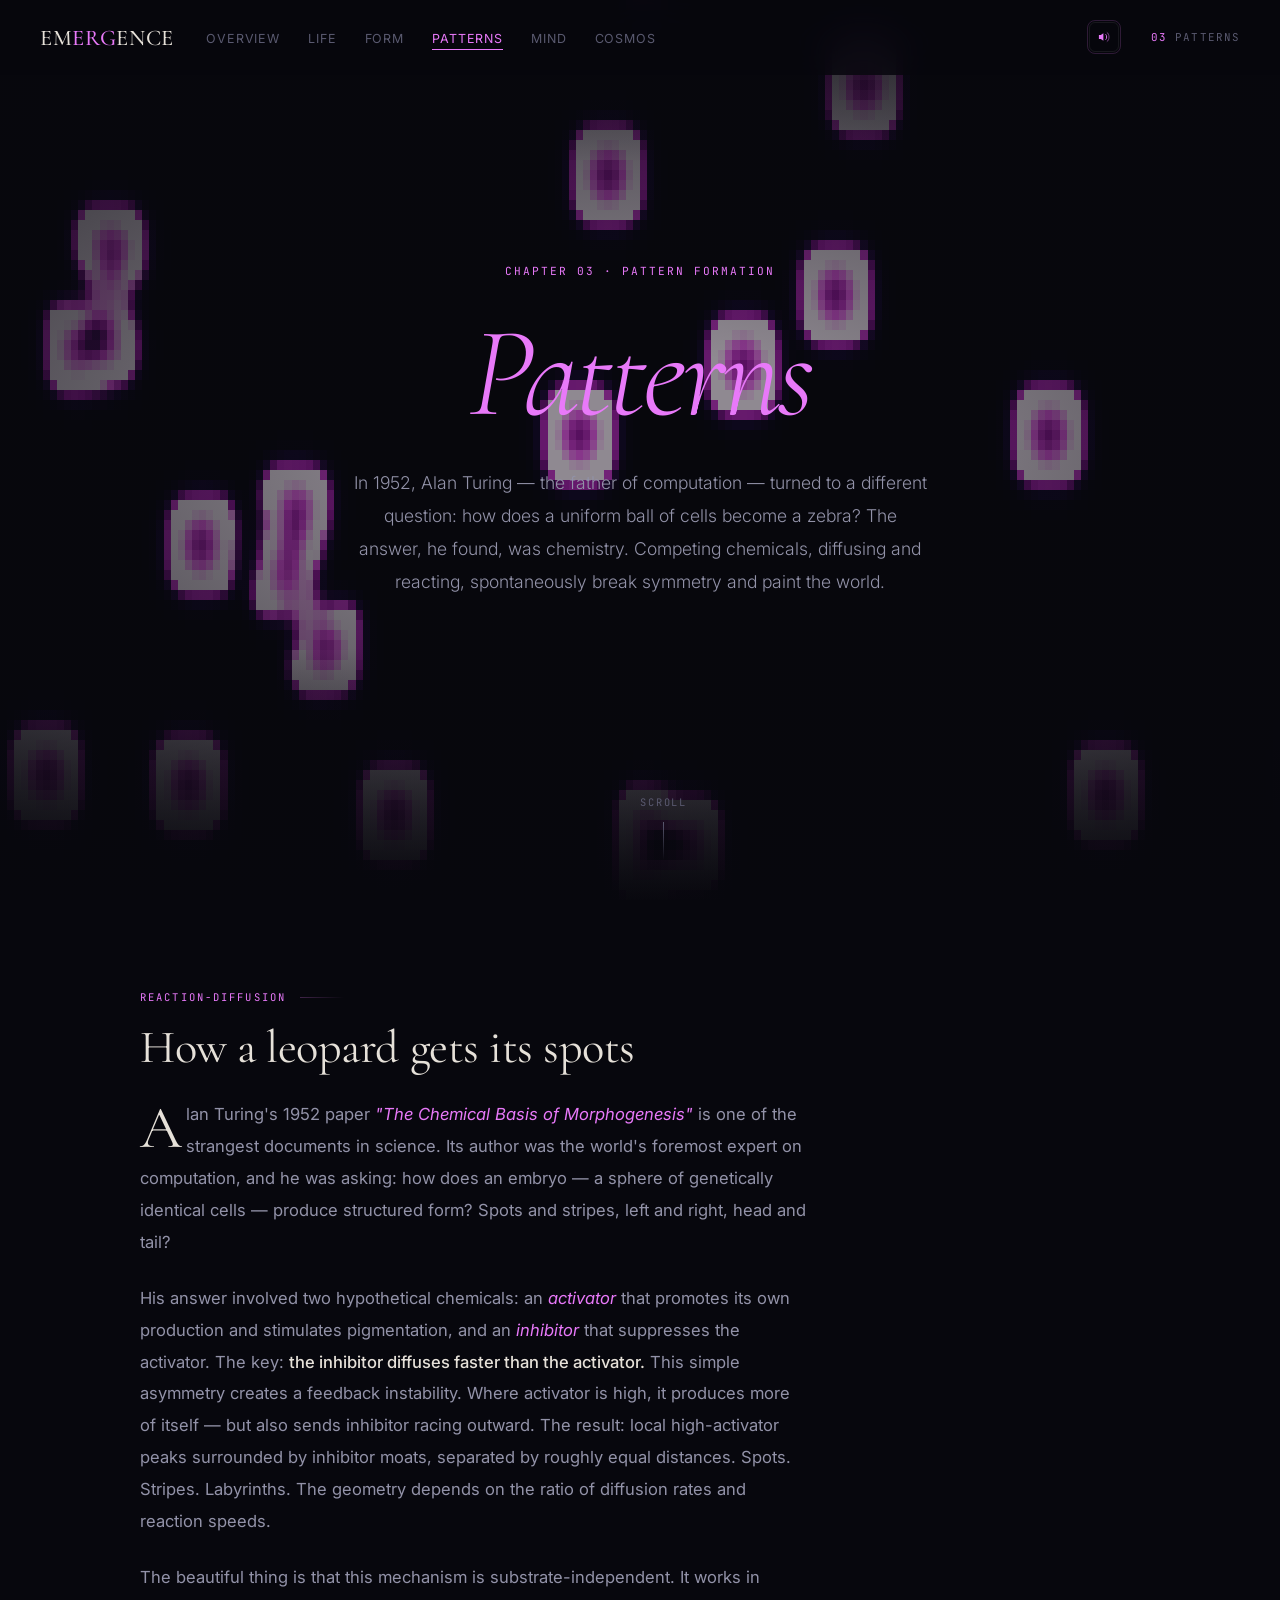
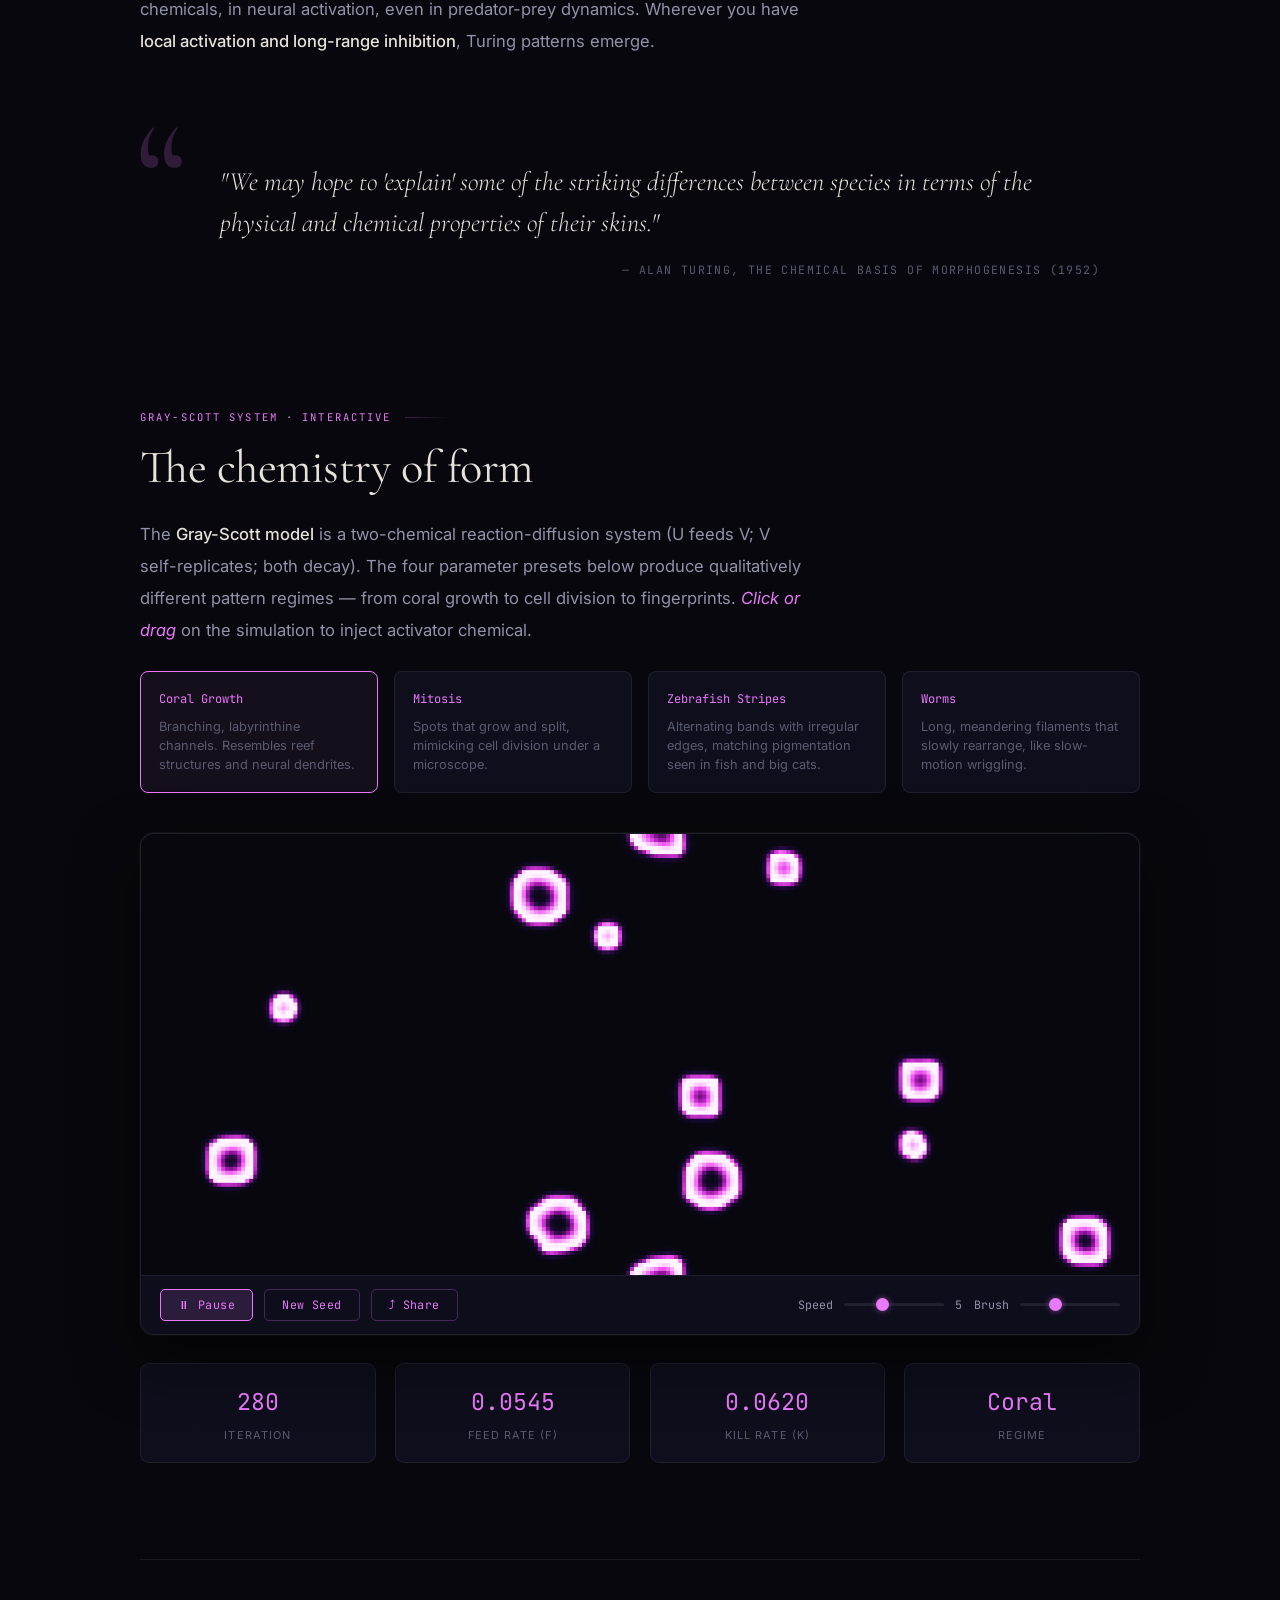
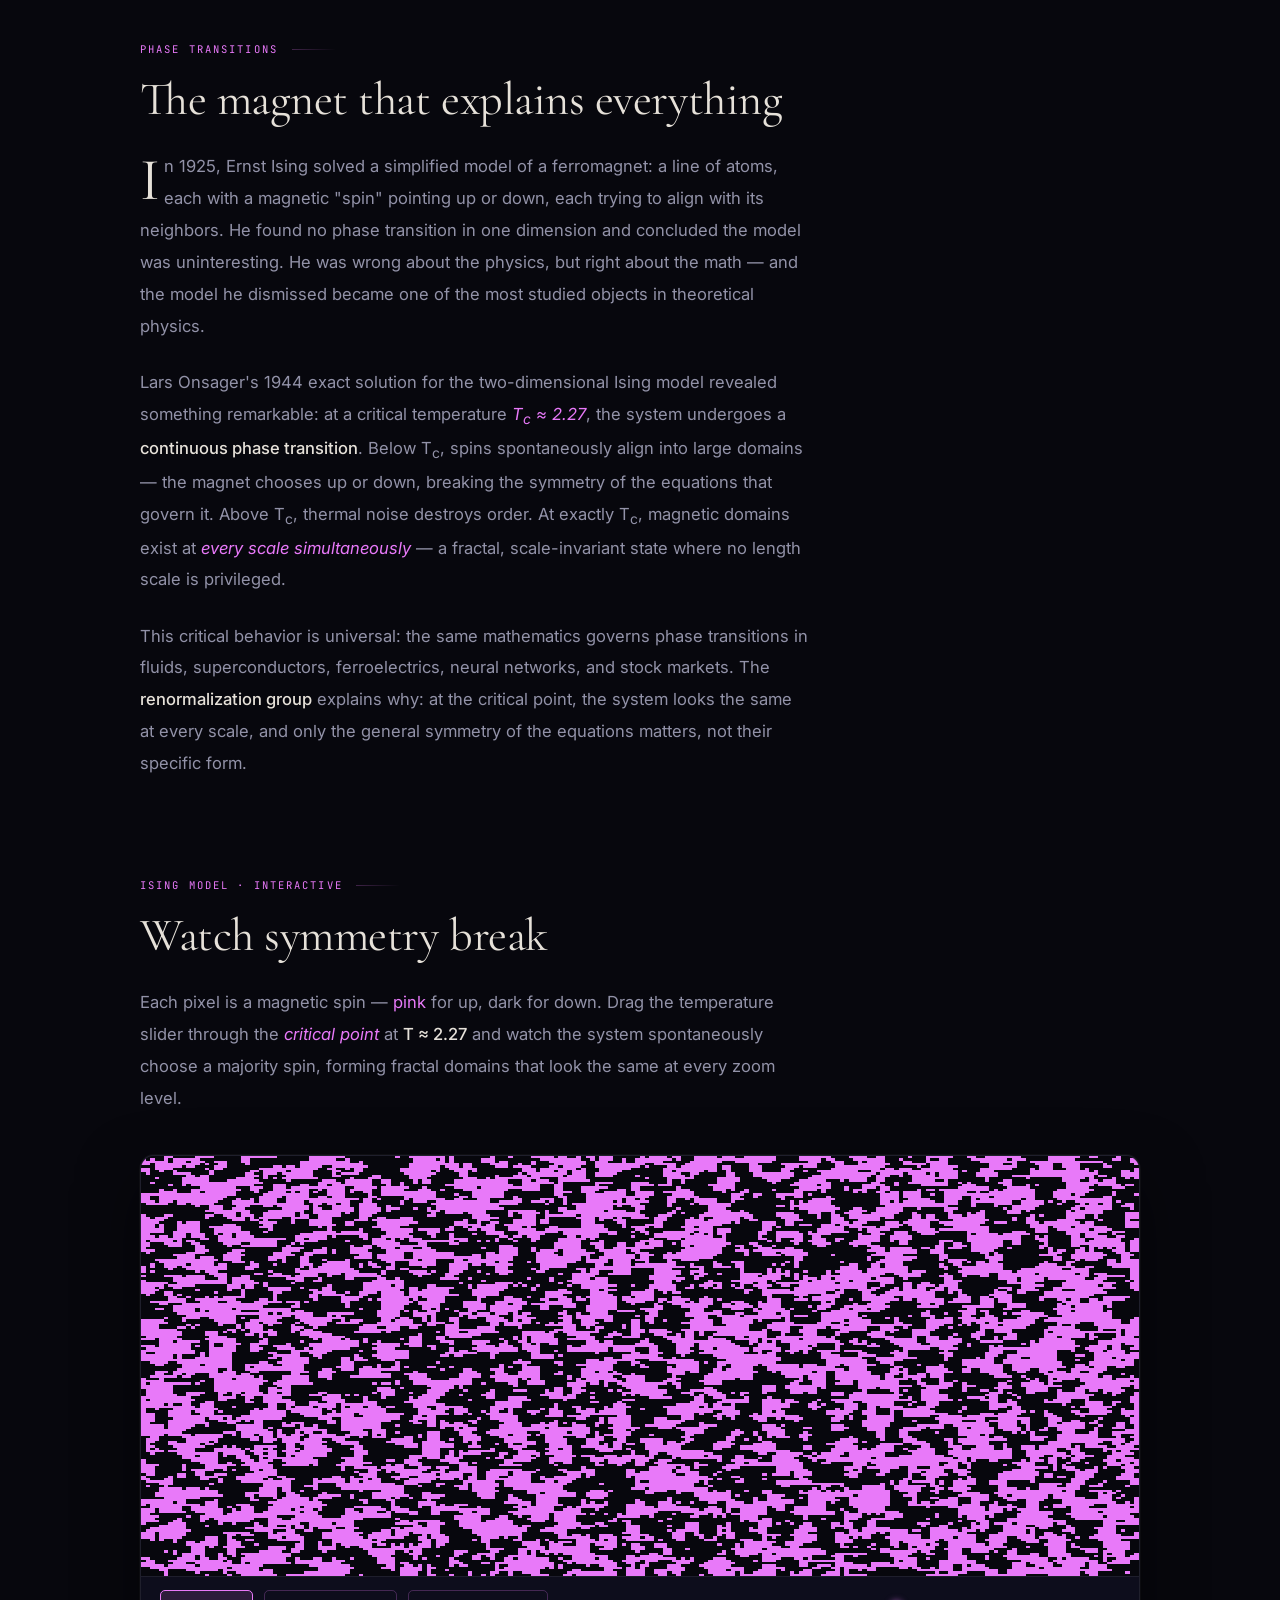
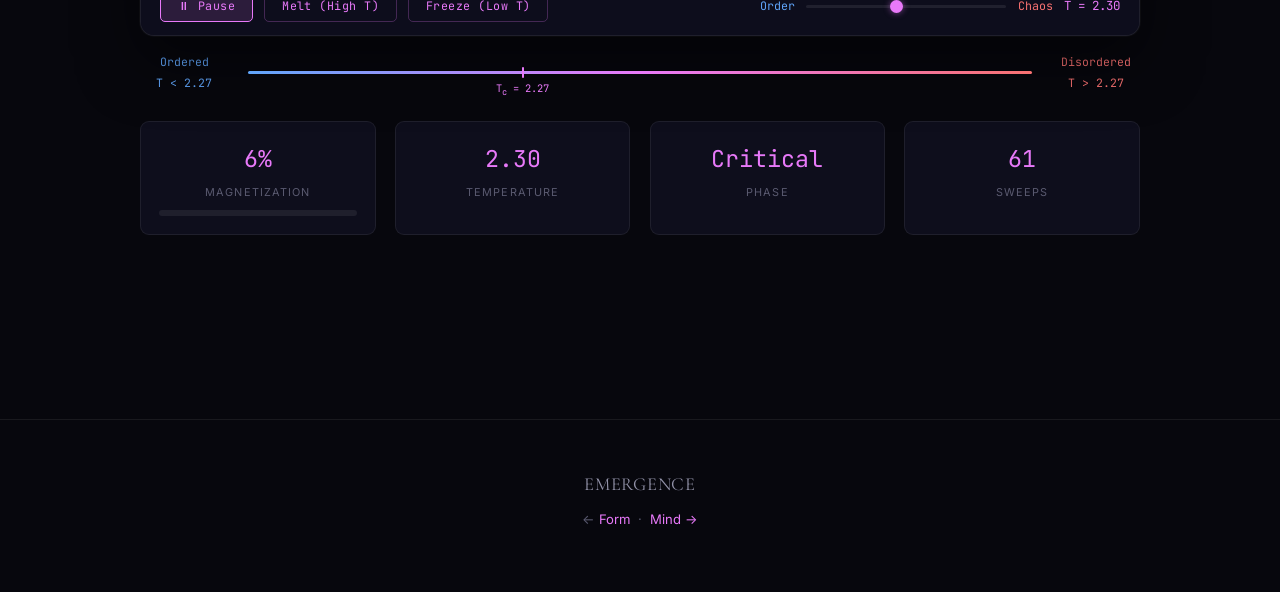
<file: patterns.html>
<!DOCTYPE html>
<html lang="en">
<head>
  <meta charset="UTF-8">
  <meta name="viewport" content="width=device-width, initial-scale=1.0">
  <title>Patterns — EMERGENCE</title>
  <meta name="description" content="Turing's reaction-diffusion and Ising's phase transition — how chemistry breaks symmetry to paint stripes, spots, and fractals.">
  <link rel="icon" type="image/svg+xml" href="assets/favicon.svg">
  <link rel="canonical" href="https://cbr87hzhyd-afk.github.io/claudesproject/patterns.html">
  <meta property="og:type" content="article">
  <meta property="og:site_name" content="EMERGENCE">
  <meta property="og:title" content="Patterns — Pattern Formation · EMERGENCE">
  <meta property="og:description" content="Turing reaction-diffusion and the Ising phase transition. How chemistry paints leopards.">
  <meta property="og:image" content="https://cbr87hzhyd-afk.github.io/claudesproject/assets/og/patterns.svg">
  <meta property="og:url" content="https://cbr87hzhyd-afk.github.io/claudesproject/patterns.html">
  <meta name="twitter:card" content="summary_large_image">
  <meta name="twitter:title" content="Patterns — EMERGENCE">
  <meta name="twitter:description" content="How chemistry paints stripes, spots, and fractals.">
  <meta name="twitter:image" content="https://cbr87hzhyd-afk.github.io/claudesproject/assets/og/patterns.svg">
  <meta name="theme-color" content="#07070d">
  <link rel="preconnect" href="https://fonts.googleapis.com">
  <link rel="preconnect" href="https://fonts.gstatic.com" crossorigin>
  <link href="https://fonts.googleapis.com/css2?family=Cormorant+Garamond:ital,wght@0,300;0,400;0,500;1,300;1,400&family=Inter:wght@300;400;500&family=JetBrains+Mono:wght@400;500&display=swap" rel="stylesheet">
  <link rel="stylesheet" href="css/main.css">
  <style>
    body.page-patterns { --accent: #e879f9; --border-accent: rgba(232,121,249,0.25); }
    #rd-display { display: block; width: 100%; cursor: crosshair; }
    #ising-display { display: block; width: 100%; }
    .param-grid {
      display: grid;
      grid-template-columns: repeat(auto-fit, minmax(160px, 1fr));
      gap: 1rem;
      margin: 1.5rem 0;
    }
    .param-card {
      background: var(--bg-card);
      border: 1px solid var(--border);
      border-radius: 8px;
      padding: 1.1rem;
      cursor: pointer;
      transition: border-color 0.15s;
      text-align: left;
    }
    .param-card:hover, .param-card.active { border-color: var(--accent); }
    .param-card.active { background: rgba(232,121,249,0.06); }
    .param-name {
      font-family: var(--font-mono);
      font-size: 0.75rem;
      color: var(--accent);
      margin-bottom: 0.4rem;
    }
    .param-desc { font-size: 0.8rem; color: var(--text-muted); line-height: 1.5; }
    .temp-track {
      display: flex;
      align-items: center;
      gap: 1.5rem;
      margin: 1rem 0;
    }
    .temp-label {
      font-family: var(--font-mono);
      font-size: 0.72rem;
      color: var(--text-muted);
      min-width: 80px;
      text-align: center;
    }
    .temp-label.hi { color: #f87171; }
    .temp-label.crit { color: var(--accent); }
    .temp-label.lo { color: #60a5fa; }
    input#temp-slider { width: 200px; }
    .section-divider {
      border: none;
      border-top: 1px solid var(--border);
      margin: 5rem 0;
    }
    .mag-bar-wrap {
      height: 6px;
      background: var(--border);
      border-radius: 3px;
      overflow: hidden;
      margin-top: 0.5rem;
    }
    .mag-bar {
      height: 100%;
      background: linear-gradient(to right, #60a5fa, var(--accent));
      border-radius: 3px;
      transition: width 0.1s;
      width: 50%;
    }
  </style>
</head>
<body class="page-patterns">

<nav>
  <a class="nav-logo" href="index.html">EM<span>ERG</span>ENCE</a>
  <ul class="nav-links">
    <li><a href="index.html">Overview</a></li>
    <li><a href="life.html">Life</a></li>
    <li><a href="form.html">Form</a></li>
    <li><a href="patterns.html" class="active">Patterns</a></li>
    <li><a href="mind.html">Mind</a></li>
    <li><a href="cosmos.html">Cosmos</a></li>
  </ul>
</nav>

<main>
  <section class="hero">
    <canvas class="hero-canvas" id="patterns-hero"></canvas>
    <div class="hero-content">
      <p class="hero-eyebrow">Chapter 03 · Pattern Formation</p>
      <h1 class="hero-title"><em>Patterns</em></h1>
      <p class="hero-sub">
        In 1952, Alan Turing — the father of computation — turned to a different question:
        how does a uniform ball of cells become a zebra?
        The answer, he found, was chemistry. Competing chemicals, diffusing and reacting,
        spontaneously break symmetry and paint the world.
      </p>
    </div>
    <div class="scroll-hint">
      <span>Scroll</span>
      <div class="scroll-line"></div>
    </div>
  </section>

  <section class="content">

    <!-- ── Turing / Reaction-Diffusion ──────────────────── -->
    <div class="section">
      <p class="section-tag">Reaction-Diffusion</p>
      <h2 class="section-title">How a leopard gets its spots</h2>
      <div class="prose">
        <p>
          Alan Turing's 1952 paper <em>"The Chemical Basis of Morphogenesis"</em> is one of
          the strangest documents in science. Its author was the world's foremost expert on
          computation, and he was asking: how does an embryo — a sphere of genetically identical
          cells — produce structured form? Spots and stripes, left and right, head and tail?
        </p>
        <p>
          His answer involved two hypothetical chemicals: an <em>activator</em> that promotes
          its own production and stimulates pigmentation, and an <em>inhibitor</em> that suppresses
          the activator. The key: <strong>the inhibitor diffuses faster than the activator.</strong>
          This simple asymmetry creates a feedback instability. Where activator is high, it
          produces more of itself — but also sends inhibitor racing outward. The result:
          local high-activator peaks surrounded by inhibitor moats, separated by roughly equal
          distances. Spots. Stripes. Labyrinths. The geometry depends on the ratio of
          diffusion rates and reaction speeds.
        </p>
        <p>
          The beautiful thing is that this mechanism is substrate-independent. It works in
          chemicals, in neural activation, even in predator-prey dynamics. Wherever you have
          <strong>local activation and long-range inhibition</strong>, Turing patterns emerge.
        </p>
      </div>

      <div class="pullquote">
        <p>"We may hope to 'explain' some of the striking differences between species
        in terms of the physical and chemical properties of their skins."</p>
        <cite>— Alan Turing, The Chemical Basis of Morphogenesis (1952)</cite>
      </div>
    </div>

    <div class="section">
      <p class="section-tag">Gray-Scott System · Interactive</p>
      <h2 class="section-title">The chemistry of form</h2>
      <p class="prose" style="margin-bottom:1.5rem">
        The <strong>Gray-Scott model</strong> is a two-chemical reaction-diffusion system
        (U feeds V; V self-replicates; both decay). The four parameter presets below
        produce qualitatively different pattern regimes — from coral growth to cell division to fingerprints.
        <em>Click or drag</em> on the simulation to inject activator chemical.
      </p>

      <div class="param-grid">
        <div class="param-card active" data-F="0.0545" data-k="0.0620" data-name="coral">
          <p class="param-name">Coral Growth</p>
          <p class="param-desc">Branching, labyrinthine channels. Resembles reef structures and neural dendrites.</p>
        </div>
        <div class="param-card" data-F="0.0280" data-k="0.0530" data-name="mitosis">
          <p class="param-name">Mitosis</p>
          <p class="param-desc">Spots that grow and split, mimicking cell division under a microscope.</p>
        </div>
        <div class="param-card" data-F="0.0350" data-k="0.0600" data-name="zebrafish">
          <p class="param-name">Zebrafish Stripes</p>
          <p class="param-desc">Alternating bands with irregular edges, matching pigmentation seen in fish and big cats.</p>
        </div>
        <div class="param-card" data-F="0.0780" data-k="0.0610" data-name="worms">
          <p class="param-name">Worms</p>
          <p class="param-desc">Long, meandering filaments that slowly rearrange, like slow-motion wriggling.</p>
        </div>
      </div>

      <div class="canvas-wrap">
        <canvas id="rd-display" height="440"></canvas>
        <div class="controls">
          <button class="btn on" id="rd-play">⏸ Pause</button>
          <button class="btn" id="rd-reset">New Seed</button>
          <button class="btn" id="rd-share" title="Copy a sharable link to this regime">⤴ Share</button>
          <div class="spacer"></div>
          <div class="slider-group">
            <span>Speed</span>
            <input type="range" id="rd-speed" min="1" max="12" value="5">
            <span id="rd-speed-val">5</span>
          </div>
          <div class="slider-group">
            <span>Brush</span>
            <input type="range" id="rd-brush" min="2" max="20" value="8">
          </div>
        </div>
      </div>

      <div class="stat-row">
        <div class="stat"><span class="stat-val" id="rd-gen">0</span><span class="stat-lbl">Iteration</span></div>
        <div class="stat"><span class="stat-val" id="rd-f">0.0545</span><span class="stat-lbl">Feed Rate (F)</span></div>
        <div class="stat"><span class="stat-val" id="rd-k">0.0620</span><span class="stat-lbl">Kill Rate (k)</span></div>
        <div class="stat"><span class="stat-val" id="rd-regime">Coral</span><span class="stat-lbl">Regime</span></div>
      </div>
    </div>

    <hr class="section-divider">

    <!-- ── Ising Model ─────────────────────────────────── -->
    <div class="section">
      <p class="section-tag">Phase Transitions</p>
      <h2 class="section-title">The magnet that explains everything</h2>
      <div class="prose">
        <p>
          In 1925, Ernst Ising solved a simplified model of a ferromagnet: a line of atoms,
          each with a magnetic "spin" pointing up or down, each trying to align with its neighbors.
          He found no phase transition in one dimension and concluded the model was uninteresting.
          He was wrong about the physics, but right about the math — and the model he dismissed
          became one of the most studied objects in theoretical physics.
        </p>
        <p>
          Lars Onsager's 1944 exact solution for the two-dimensional Ising model revealed
          something remarkable: at a critical temperature <em>T<sub>c</sub> ≈ 2.27</em>,
          the system undergoes a <strong>continuous phase transition</strong>.
          Below T<sub>c</sub>, spins spontaneously align into large domains — the magnet
          chooses up or down, breaking the symmetry of the equations that govern it.
          Above T<sub>c</sub>, thermal noise destroys order. At exactly T<sub>c</sub>,
          magnetic domains exist at <em>every scale simultaneously</em> — a fractal,
          scale-invariant state where no length scale is privileged.
        </p>
        <p>
          This critical behavior is universal: the same mathematics governs phase transitions
          in fluids, superconductors, ferroelectrics, neural networks, and stock markets.
          The <strong>renormalization group</strong> explains why: at the critical point,
          the system looks the same at every scale, and only the general symmetry of
          the equations matters, not their specific form.
        </p>
      </div>
    </div>

    <div class="section">
      <p class="section-tag">Ising Model · Interactive</p>
      <h2 class="section-title">Watch symmetry break</h2>
      <p class="prose" style="margin-bottom: 1.5rem">
        Each pixel is a magnetic spin — <span style="color:var(--accent)">pink</span> for up, dark for down.
        Drag the temperature slider through the <em>critical point</em> at <strong>T ≈ 2.27</strong>
        and watch the system spontaneously choose a majority spin, forming fractal domains
        that look the same at every zoom level.
      </p>

      <div class="canvas-wrap">
        <canvas id="ising-display" height="420"></canvas>
        <div class="controls">
          <button class="btn on" id="ising-play">⏸ Pause</button>
          <button class="btn" id="ising-hot">Melt (High T)</button>
          <button class="btn" id="ising-cold">Freeze (Low T)</button>
          <div class="spacer"></div>
          <div class="slider-group">
            <span style="color:#60a5fa">Order</span>
            <input type="range" id="temp-slider" min="10" max="500" value="230" step="5">
            <span style="color:#f87171">Chaos</span>
          </div>
          <span id="temp-display" style="font-family:var(--font-mono);font-size:0.78rem;color:var(--accent)">T = 2.30</span>
        </div>
      </div>

      <div style="padding: 0 0.25rem;">
        <div class="temp-track">
          <span class="temp-label lo">Ordered<br>T &lt; 2.27</span>
          <div style="flex:1; height:3px; background: linear-gradient(to right, #60a5fa, var(--accent), #f87171); border-radius:2px; position:relative;">
            <div id="tc-marker" style="position:absolute; left:35%; top:-4px; width:2px; height:11px; background:var(--accent); border-radius:1px;"></div>
            <span style="position:absolute; left:35%; top:8px; transform:translateX(-50%); font-family:var(--font-mono); font-size:0.65rem; color:var(--accent); white-space:nowrap;">T<sub>c</sub> = 2.27</span>
          </div>
          <span class="temp-label hi">Disordered<br>T &gt; 2.27</span>
        </div>
      </div>

      <div class="stat-row">
        <div class="stat">
          <span class="stat-val" id="ising-mag">0%</span>
          <span class="stat-lbl">Magnetization</span>
          <div class="mag-bar-wrap"><div class="mag-bar" id="mag-bar"></div></div>
        </div>
        <div class="stat"><span class="stat-val" id="ising-t">2.30</span><span class="stat-lbl">Temperature</span></div>
        <div class="stat"><span class="stat-val" id="ising-phase">Critical</span><span class="stat-lbl">Phase</span></div>
        <div class="stat"><span class="stat-val" id="ising-steps">0</span><span class="stat-lbl">Sweeps</span></div>
      </div>
    </div>

  </section>
</main>

<footer>
  <p class="footer-logo">EMERGENCE</p>
  <p>← <a href="form.html">Form</a> &nbsp;·&nbsp; <a href="mind.html">Mind →</a></p>
</footer>

<script>
// ═══════════════════════════════════════════════════════════
// REACTION-DIFFUSION (Gray-Scott)
// ═══════════════════════════════════════════════════════════

const rdDisplay = document.getElementById('rd-display');
const rdCtx = rdDisplay.getContext('2d');

// Offscreen simulation buffer
const rdOff = document.createElement('canvas');
const rdOCtx = rdOff.getContext('2d');

let RDW, RDH, rdU, rdV, rdUN, rdVN;
const RD_CS = 4;  // cell size in pixels
let rdF = 0.0545, rdK = 0.0620;
let rdRunning = true, rdIter = 0, rdSteps = 5;
let brushSize = 8;
let rdPainting = false;

// Precomputed color palette: dark → deep purple → fuchsia → white-pink
const rdPal = new Uint8ClampedArray(256 * 4);
(function buildPalette() {
  for (let i = 0; i < 256; i++) {
    const t = i / 255;
    let r, g, b;
    if (t < 0.12) {
      const u = t / 0.12;
      r = Math.round(7 + u * 15);  g = Math.round(7 + u * 3);   b = Math.round(13 + u * 35);
    } else if (t < 0.38) {
      const u = (t - 0.12) / 0.26;
      r = Math.round(22 + u * 130); g = Math.round(10 + u * 12); b = Math.round(48 + u * 115);
    } else if (t < 0.68) {
      const u = (t - 0.38) / 0.30;
      r = Math.round(152 + u * 88); g = Math.round(22 + u * 60); b = Math.round(163 + u * 78);
    } else {
      const u = (t - 0.68) / 0.32;
      r = Math.round(240 + u * 15); g = Math.round(82 + u * 162); b = Math.round(241 + u * 14);
    }
    rdPal[i*4] = Math.min(255, r);
    rdPal[i*4+1] = Math.min(255, g);
    rdPal[i*4+2] = Math.min(255, b);
    rdPal[i*4+3] = 255;
  }
})();

function rdInit() {
  const w = rdDisplay.parentElement.clientWidth || 900;
  rdDisplay.width = Math.floor(w / RD_CS) * RD_CS;
  RDW = Math.floor(rdDisplay.width / RD_CS);
  RDH = Math.floor(rdDisplay.height / RD_CS);
  rdOff.width = RDW; rdOff.height = RDH;

  const N = RDW * RDH;
  rdU = new Float32Array(N); rdV = new Float32Array(N);
  rdUN = new Float32Array(N); rdVN = new Float32Array(N);
  rdSeed();
}

function rdSeed() {
  rdU.fill(1); rdV.fill(0);
  rdIter = 0;
  // Scatter random seeds
  const ns = 10 + Math.floor(Math.random() * 10);
  for (let s = 0; s < ns; s++) {
    const sx = Math.floor(Math.random() * RDW);
    const sy = Math.floor(Math.random() * RDH);
    const r = 3 + Math.floor(Math.random() * 5);
    for (let dy = -r; dy <= r; dy++)
      for (let dx = -r; dx <= r; dx++) {
        if (dx*dx + dy*dy > r*r) continue;
        const x = (sx+dx+RDW)%RDW, y = (sy+dy+RDH)%RDH;
        const i = y*RDW+x;
        rdU[i] = 0.5 + (Math.random()-0.5)*0.1;
        rdV[i] = 0.25 + (Math.random()-0.5)*0.05;
      }
  }
  // Warmup
  for (let w = 0; w < 150; w++) rdStep();
}

function rdStep() {
  const Du = 0.2097, Dv = 0.1050;
  const F = rdF, k = rdK;
  const W = RDW, H = RDH;

  for (let y = 0; y < H; y++) {
    const ym = (y-1+H)%H, yp = (y+1)%H;
    for (let x = 0; x < W; x++) {
      const i = y*W+x;
      const xm = (x-1+W)%W, xp = (x+1)%W;

      // 9-point isotropic Laplacian
      const lu = 0.05*(rdU[ym*W+xm]+rdU[ym*W+xp]+rdU[yp*W+xm]+rdU[yp*W+xp]) +
                 0.20*(rdU[ym*W+x]+rdU[y*W+xm]+rdU[y*W+xp]+rdU[yp*W+x]) - rdU[i];
      const lv = 0.05*(rdV[ym*W+xm]+rdV[ym*W+xp]+rdV[yp*W+xm]+rdV[yp*W+xp]) +
                 0.20*(rdV[ym*W+x]+rdV[y*W+xm]+rdV[y*W+xp]+rdV[yp*W+x]) - rdV[i];

      const uvv = rdU[i]*rdV[i]*rdV[i];
      rdUN[i] = Math.max(0, Math.min(1, rdU[i] + Du*lu - uvv + F*(1-rdU[i])));
      rdVN[i] = Math.max(0, Math.min(1, rdV[i] + Dv*lv + uvv - (F+k)*rdV[i]));
    }
  }
  let tmp = rdU; rdU = rdUN; rdUN = tmp;
  tmp = rdV; rdV = rdVN; rdVN = tmp;
  rdIter++;
}

function rdRender() {
  const img = rdOCtx.createImageData(RDW, RDH);
  for (let i = 0; i < RDW*RDH; i++) {
    const val = Math.min(255, Math.round(rdV[i] * 2.8 * 255));
    img.data[i*4]   = rdPal[val*4];
    img.data[i*4+1] = rdPal[val*4+1];
    img.data[i*4+2] = rdPal[val*4+2];
    img.data[i*4+3] = 255;
  }
  rdOCtx.putImageData(img, 0, 0);
  rdCtx.imageSmoothingEnabled = false;
  rdCtx.drawImage(rdOff, 0, 0, rdDisplay.width, rdDisplay.height);
}

function rdPaint(ex, ey) {
  const scaleX = RDW / rdDisplay.offsetWidth;
  const scaleY = RDH / (rdDisplay.offsetHeight || rdDisplay.height);
  const cx = Math.floor(ex * scaleX);
  const cy = Math.floor(ey * scaleY);
  const r = brushSize;
  for (let dy = -r; dy <= r; dy++)
    for (let dx = -r; dx <= r; dx++) {
      if (dx*dx+dy*dy > r*r) continue;
      const x = (cx+dx+RDW)%RDW, y = (cy+dy+RDH)%RDH;
      const i = y*RDW+x;
      rdU[i] = 0.5; rdV[i] = 0.25;
    }
}

function rdLoop() {
  if (rdRunning) {
    for (let s = 0; s < rdSteps; s++) rdStep();
    rdRender();
  }
  document.getElementById('rd-gen').textContent = rdIter.toLocaleString();
  requestAnimationFrame(rdLoop);
}

// RD controls
document.getElementById('rd-play').addEventListener('click', function() {
  rdRunning = !rdRunning;
  this.textContent = rdRunning ? '⏸ Pause' : '▶ Play';
  this.classList.toggle('on', rdRunning);
});

document.getElementById('rd-reset').addEventListener('click', rdSeed);

// ── Share regime via URL hash ──────────────────────────────
function getActiveRegimeName() {
  const card = document.querySelector('.param-card.active');
  return card ? card.dataset.name : 'custom';
}
function decodeRdHash() {
  const m = location.hash.match(/^#p=([\d.]+),([\d.]+),(\w+)$/);
  if (!m) return false;
  rdF = parseFloat(m[1]); rdK = parseFloat(m[2]);
  document.getElementById('rd-f').textContent = rdF.toFixed(4);
  document.getElementById('rd-k').textContent = rdK.toFixed(4);
  // Highlight matching preset, if any
  let matched = null;
  document.querySelectorAll('.param-card').forEach(c => {
    if (Math.abs(parseFloat(c.dataset.f) - rdF) < 1e-4 &&
        Math.abs(parseFloat(c.dataset.k) - rdK) < 1e-4) matched = c;
    c.classList.remove('active');
  });
  if (matched) {
    matched.classList.add('active');
    document.getElementById('rd-regime').textContent = matched.querySelector('.param-name').textContent;
  } else {
    document.getElementById('rd-regime').textContent = 'Custom';
  }
  return true;
}
document.getElementById('rd-share').addEventListener('click', () => {
  const hash = `p=${rdF.toFixed(4)},${rdK.toFixed(4)},${getActiveRegimeName()}`;
  if (window.EM_SHARE) window.EM_SHARE(hash, 'reaction-diffusion regime');
});

document.getElementById('rd-speed').addEventListener('input', function() {
  rdSteps = +this.value;
  document.getElementById('rd-speed-val').textContent = this.value;
});

document.getElementById('rd-brush').addEventListener('input', function() {
  brushSize = +this.value;
});

document.querySelectorAll('.param-card').forEach((card, idx) => {
  card.addEventListener('click', () => {
    document.querySelectorAll('.param-card').forEach(c => c.classList.remove('active'));
    card.classList.add('active');
    rdF = parseFloat(card.dataset.f);
    rdK = parseFloat(card.dataset.k);
    document.getElementById('rd-f').textContent = rdF.toFixed(4);
    document.getElementById('rd-k').textContent = rdK.toFixed(4);
    document.getElementById('rd-regime').textContent = card.querySelector('.param-name').textContent;
    rdSeed();
    if (window.EM_SOUND) window.EM_SOUND.chordPing(idx, 0.05, 1.6);
  });
});

// Phase-transition crossing: ping when Ising crosses T_c (rising or falling).
let lastTcSide = null;
const _origRebuild = rebuildExpTable;
rebuildExpTable = function () {
  _origRebuild();
  const TC = 2.269;
  const side = isingT < TC ? 'lo' : 'hi';
  if (lastTcSide && side !== lastTcSide && window.EM_SOUND) {
    window.EM_SOUND.chordPing(side === 'lo' ? 0 : 3, 0.07, 2.4);
  }
  lastTcSide = side;
};

rdDisplay.addEventListener('mousedown', e => { rdPainting = true; rdPaint(e.offsetX, e.offsetY); });
rdDisplay.addEventListener('mousemove', e => { if (rdPainting) rdPaint(e.offsetX, e.offsetY); });
window.addEventListener('mouseup', () => { rdPainting = false; });

rdDisplay.addEventListener('touchstart', e => {
  rdPainting = true;
  const r = rdDisplay.getBoundingClientRect();
  rdPaint(e.touches[0].clientX - r.left, e.touches[0].clientY - r.top);
  e.preventDefault();
}, {passive:false});
rdDisplay.addEventListener('touchmove', e => {
  const r = rdDisplay.getBoundingClientRect();
  rdPaint(e.touches[0].clientX - r.left, e.touches[0].clientY - r.top);
  e.preventDefault();
}, {passive:false});
window.addEventListener('touchend', () => { rdPainting = false; });


// ═══════════════════════════════════════════════════════════
// ISING MODEL
// ═══════════════════════════════════════════════════════════

const isingDisplay = document.getElementById('ising-display');
const isingCtx = isingDisplay.getContext('2d');
const isingOff = document.createElement('canvas');
const isingOCtx = isingOff.getContext('2d');

const IW = 220, IH = 180;
let spins = new Int8Array(IW * IH);
let isingRunning = true;
let isingT = 2.30;
let isingSteps = 0;

// Precompute exp table for Metropolis
let expTable = {};
function rebuildExpTable() {
  expTable = {};
  for (const dE of [-8, -4, 0, 4, 8]) {
    expTable[dE] = dE <= 0 ? 1 : Math.exp(-dE / isingT);
  }
}

function isingInit() {
  const w = isingDisplay.parentElement.clientWidth || 900;
  isingDisplay.width = w;
  isingOff.width = IW; isingOff.height = IH;
  isingRandomize();
  rebuildExpTable();
}

function isingRandomize() {
  for (let i = 0; i < spins.length; i++)
    spins[i] = Math.random() < 0.5 ? 1 : -1;
}

function isingSweep() {
  // N random flip attempts = one "sweep"
  const N = IW * IH;
  for (let n = 0; n < N; n++) {
    const i = Math.floor(Math.random() * N);
    const x = i % IW, y = Math.floor(i / IW);
    const s = spins[i];
    const nb = spins[y*IW + (x-1+IW)%IW] +
               spins[y*IW + (x+1)%IW] +
               spins[(y-1+IH)%IH * IW + x] +
               spins[(y+1)%IH * IW + x];
    const dE = 2 * s * nb;
    const p = expTable[dE];
    if (p === undefined ? (Math.random() < Math.exp(-dE / isingT)) : (Math.random() < p)) {
      spins[i] = -s;
    }
  }
  isingSteps++;
}

function isingRender() {
  const img = isingOCtx.createImageData(IW, IH);
  let sumSpin = 0;
  for (let i = 0; i < IW*IH; i++) {
    const up = spins[i] === 1;
    sumSpin += spins[i];
    img.data[i*4]   = up ? 232 : 7;
    img.data[i*4+1] = up ? 121 : 7;
    img.data[i*4+2] = up ? 249 : 13;
    img.data[i*4+3] = 255;
  }
  isingOCtx.putImageData(img, 0, 0);
  isingCtx.imageSmoothingEnabled = false;
  isingCtx.drawImage(isingOff, 0, 0, isingDisplay.width, isingDisplay.height);

  const mag = Math.abs(sumSpin) / (IW * IH);
  document.getElementById('ising-mag').textContent = Math.round(mag * 100) + '%';
  document.getElementById('mag-bar').style.width = (mag * 100) + '%';
  document.getElementById('ising-t').textContent = isingT.toFixed(2);
  document.getElementById('ising-steps').textContent = isingSteps;

  const TC = 2.269;
  const phase = isingT < TC - 0.15 ? 'Ordered' : isingT > TC + 0.15 ? 'Disordered' : 'Critical';
  const phaseEl = document.getElementById('ising-phase');
  phaseEl.textContent = phase;
  phaseEl.style.color = phase === 'Ordered' ? '#60a5fa' : phase === 'Critical' ? 'var(--accent)' : '#f87171';
}

function isingLoop() {
  if (isingRunning) {
    const sweepsPerFrame = isingT < 1.5 ? 1 : isingT > 3.5 ? 4 : 2;
    for (let s = 0; s < sweepsPerFrame; s++) isingSweep();
    isingRender();
  }
  requestAnimationFrame(isingLoop);
}

document.getElementById('ising-play').addEventListener('click', function() {
  isingRunning = !isingRunning;
  this.textContent = isingRunning ? '⏸ Pause' : '▶ Play';
  this.classList.toggle('on', isingRunning);
});

document.getElementById('ising-hot').addEventListener('click', () => {
  document.getElementById('temp-slider').value = 450;
  isingT = 4.5; rebuildExpTable();
  document.getElementById('temp-display').textContent = 'T = ' + isingT.toFixed(2);
  isingRandomize();
});

document.getElementById('ising-cold').addEventListener('click', () => {
  document.getElementById('temp-slider').value = 50;
  isingT = 0.5; rebuildExpTable();
  document.getElementById('temp-display').textContent = 'T = ' + isingT.toFixed(2);
  spins.fill(Math.random() < 0.5 ? 1 : -1); // uniform start
});

document.getElementById('temp-slider').addEventListener('input', function() {
  isingT = +this.value / 100;
  rebuildExpTable();
  document.getElementById('temp-display').textContent = 'T = ' + isingT.toFixed(2);
});

// ═══════════════════════════════════════════════════════════
// HERO ANIMATION (lightweight RD)
// ═══════════════════════════════════════════════════════════

const heroCanvas = document.getElementById('patterns-hero');
const hCtx = heroCanvas.getContext('2d');
const hOff = document.createElement('canvas');
const hOCtx = hOff.getContext('2d');
const HW = 180, HH = 90;
let hu, hv, hun, hvn;
hOff.width = HW; hOff.height = HH;

function initHero() {
  heroCanvas.width = heroCanvas.offsetWidth;
  heroCanvas.height = heroCanvas.offsetHeight;
  hu = new Float32Array(HW*HH); hv = new Float32Array(HW*HH);
  hun = new Float32Array(HW*HH); hvn = new Float32Array(HW*HH);
  hu.fill(1);
  for (let s = 0; s < 20; s++) {
    const sx = Math.floor(Math.random()*HW), sy = Math.floor(Math.random()*HH);
    for (let dy=-4; dy<=4; dy++) for (let dx=-4; dx<=4; dx++) {
      if (dx*dx+dy*dy>16) continue;
      const x=(sx+dx+HW)%HW, y=(sy+dy+HH)%HH, i=y*HW+x;
      hu[i]=0.5; hv[i]=0.25;
    }
  }
  for (let w=0; w<200; w++) heroStep();
}

function heroStep() {
  const F=0.0545, k=0.0620, Du=0.2097, Dv=0.1050;
  for (let y=0; y<HH; y++) {
    const ym=(y-1+HH)%HH, yp=(y+1)%HH;
    for (let x=0; x<HW; x++) {
      const i=y*HW+x, xm=(x-1+HW)%HW, xp=(x+1)%HW;
      const lu=0.05*(hu[ym*HW+xm]+hu[ym*HW+xp]+hu[yp*HW+xm]+hu[yp*HW+xp])+0.20*(hu[ym*HW+x]+hu[y*HW+xm]+hu[y*HW+xp]+hu[yp*HW+x])-hu[i];
      const lv=0.05*(hv[ym*HW+xm]+hv[ym*HW+xp]+hv[yp*HW+xm]+hv[yp*HW+xp])+0.20*(hv[ym*HW+x]+hv[y*HW+xm]+hv[y*HW+xp]+hv[yp*HW+x])-hv[i];
      const uvv=hu[i]*hv[i]*hv[i];
      hun[i]=Math.max(0,Math.min(1,hu[i]+Du*lu-uvv+F*(1-hu[i])));
      hvn[i]=Math.max(0,Math.min(1,hv[i]+Dv*lv+uvv-(F+k)*hv[i]));
    }
  }
  let t=hu; hu=hun; hun=t; t=hv; hv=hvn; hvn=t;
}

function heroRender() {
  for (let s=0; s<3; s++) heroStep();
  const img = hOCtx.createImageData(HW, HH);
  for (let i=0; i<HW*HH; i++) {
    const val = Math.min(255, Math.round(hv[i]*2.8*255));
    img.data[i*4]   = rdPal[val*4];
    img.data[i*4+1] = rdPal[val*4+1];
    img.data[i*4+2] = rdPal[val*4+2];
    img.data[i*4+3] = Math.round(rdPal[val*4+3] * 0.55);
  }
  hOCtx.putImageData(img, 0, 0);
  hCtx.clearRect(0, 0, heroCanvas.width, heroCanvas.height);
  hCtx.imageSmoothingEnabled = false;
  hCtx.drawImage(hOff, 0, 0, heroCanvas.width, heroCanvas.height);
  requestAnimationFrame(heroRender);
}

// ═══════════════════════════════════════════════════════════
// INIT
// ═══════════════════════════════════════════════════════════

window.addEventListener('load', () => {
  rdInit();
  if (decodeRdHash()) rdSeed();          // re-seed under the loaded regime
  rdLoop();
  isingInit();
  isingLoop();
  initHero();
  heroRender();
});

window.addEventListener('resize', () => {
  rdInit();
  isingInit();
  heroCanvas.width = heroCanvas.offsetWidth;
  heroCanvas.height = heroCanvas.offsetHeight;
});
</script>
<script src="js/sound.js"></script>
<script src="js/site.js"></script>
</body>
</html>
</file>
<file: css/main.css>
/* ═══════════════════════════════════════════════════════════════
   EMERGENCE — Design System
   ═══════════════════════════════════════════════════════════════ */

/* ─── Native page transitions (Chrome / Edge) ──────────────── */
@view-transition { navigation: auto; }

::view-transition-old(root) {
  animation: 320ms cubic-bezier(0.4, 0, 1, 1) both vt-leave;
}
::view-transition-new(root) {
  animation: 380ms cubic-bezier(0, 0, 0.2, 1) both vt-enter;
}

@keyframes vt-leave {
  to { opacity: 0; transform: translateY(-14px) scale(0.985); filter: blur(4px); }
}
@keyframes vt-enter {
  from { opacity: 0; transform: translateY(14px) scale(0.985); filter: blur(4px); }
}

/* ─── Design tokens ─────────────────────────────────────────── */
:root {
  --bg:            #07070d;
  --bg-card:       #0e0e1c;
  --bg-hover:      #14142a;
  --text:          #e6e1d9;
  --text-muted:    #5a5a70;
  --text-dim:      #9292a8;
  --accent:        #6eb5ff;
  --accent-rgb:    110, 181, 255;
  --border:        rgba(255, 255, 255, 0.07);
  --border-accent: rgba(110, 181, 255, 0.22);
  --font-serif: 'Cormorant Garamond', Georgia, serif;
  --font-sans:  'Inter', system-ui, sans-serif;
  --font-mono:  'JetBrains Mono', 'Courier New', monospace;
}

body.page-life     { --accent: #4ade80; --accent-rgb: 74, 222, 128;  --border-accent: rgba(74,222,128,0.22); }
body.page-form     { --accent: #c084fc; --accent-rgb: 192, 132, 252; --border-accent: rgba(192,132,252,0.22); }
body.page-patterns { --accent: #e879f9; --accent-rgb: 232, 121, 249; --border-accent: rgba(232,121,249,0.22); }
body.page-mind     { --accent: #ffb347; --accent-rgb: 255, 179, 71;  --border-accent: rgba(255,179,71,0.22); }
body.page-cosmos   { --accent: #22d3ee; --accent-rgb: 34, 211, 238;  --border-accent: rgba(34,211,238,0.22); }
body.page-coda     { --accent: #f1f1f7; --accent-rgb: 241, 241, 247; --border-accent: rgba(241,241,247,0.20); }

/* ─── Reset ──────────────────────────────────────────────────── */
*, *::before, *::after { margin: 0; padding: 0; box-sizing: border-box; }

html {
  scroll-behavior: smooth;
  -webkit-text-size-adjust: 100%;
}

body {
  background: var(--bg);
  color: var(--text);
  font-family: var(--font-sans);
  line-height: 1.75;
  font-size: 16px;
  overflow-x: hidden;
  -webkit-font-smoothing: antialiased;
  -moz-osx-font-smoothing: grayscale;
  font-feature-settings: 'kern' 1, 'liga' 1, 'calt' 1;
}

/* ─── Navigation ─────────────────────────────────────────────── */
nav {
  position: fixed;
  top: 0; left: 0; right: 0;
  z-index: 200;
  display: flex;
  align-items: center;
  gap: 2rem;
  padding: 1.1rem 2.5rem;
  background: rgba(7, 7, 13, 0.82);
  backdrop-filter: blur(18px) saturate(1.4);
  -webkit-backdrop-filter: blur(18px) saturate(1.4);
  border-bottom: 1px solid transparent;
  transition: border-color 0.3s, background 0.3s;
}

nav.scrolled {
  background: rgba(7, 7, 13, 0.95);
  border-bottom-color: var(--border);
}

.nav-logo {
  font-family: var(--font-serif);
  font-size: 1.4rem;
  font-weight: 500;
  color: var(--text);
  text-decoration: none;
  letter-spacing: 0.03em;
  flex-shrink: 0;
}

.nav-logo span { color: var(--accent); transition: color 0.3s; }

.nav-links {
  display: flex;
  gap: 1.75rem;
  list-style: none;
  flex: 1;
}

.nav-links a {
  position: relative;
  color: var(--text-muted);
  text-decoration: none;
  font-size: 0.78rem;
  letter-spacing: 0.07em;
  text-transform: uppercase;
  transition: color 0.2s;
  padding-bottom: 2px;
}

.nav-links a::after {
  content: '';
  position: absolute;
  bottom: -2px; left: 0; right: 100%;
  height: 1px;
  background: var(--accent);
  transition: right 0.25s cubic-bezier(0.4, 0, 0.2, 1);
}

.nav-links a:hover { color: var(--text); }
.nav-links a:hover::after,
.nav-links a.active::after { right: 0; }
.nav-links a.active { color: var(--accent); }

.nav-chapter-tag {
  font-family: var(--font-mono);
  font-size: 0.68rem;
  color: var(--text-muted);
  letter-spacing: 0.1em;
  text-transform: uppercase;
  margin-left: auto;
  flex-shrink: 0;
}

/* Scroll progress bar */
#scroll-progress {
  position: absolute;
  bottom: -1px; left: 0;
  height: 2px;
  width: 0%;
  background: linear-gradient(to right, var(--accent), rgba(var(--accent-rgb), 0.4));
  transition: width 0.08s linear;
  pointer-events: none;
  border-radius: 0 1px 1px 0;
}

/* ─── Hero ───────────────────────────────────────────────────── */
.hero {
  position: relative;
  height: 100vh;
  min-height: 600px;
  display: flex;
  flex-direction: column;
  align-items: center;
  justify-content: center;
  text-align: center;
  overflow: hidden;
}

.hero-canvas {
  position: absolute;
  inset: 0;
  width: 100%;
  height: 100%;
  display: block;
}

.hero::after {
  content: '';
  position: absolute;
  inset: 0;
  background:
    radial-gradient(ellipse 75% 55% at 50% 50%, transparent 20%, rgba(7,7,13,0.72) 100%),
    linear-gradient(to bottom,
      rgba(7,7,13,0.5) 0%,
      transparent 18%,
      transparent 72%,
      rgba(7,7,13,0.97) 100%);
  pointer-events: none;
}

.hero-content {
  position: relative;
  z-index: 10;
  max-width: 860px;
  padding: 2rem;
}

.hero-eyebrow {
  font-family: var(--font-mono);
  font-size: 0.7rem;
  letter-spacing: 0.18em;
  text-transform: uppercase;
  color: var(--accent);
  margin-bottom: 1.75rem;
  opacity: 0;
  animation: hero-rise 0.8s ease 0.3s both;
}

.hero-title {
  font-family: var(--font-serif);
  font-size: clamp(3.8rem, 10.5vw, 8rem);
  font-weight: 300;
  line-height: 1.0;
  color: var(--text);
  margin-bottom: 1.75rem;
  letter-spacing: -0.03em;
  opacity: 0;
  animation: hero-rise 0.9s cubic-bezier(0.22,1,0.36,1) 0.5s both;
}

.hero-title em {
  font-style: italic;
  color: var(--accent);
}

.hero-sub {
  font-size: clamp(0.95rem, 1.7vw, 1.1rem);
  color: var(--text-dim);
  max-width: 580px;
  margin: 0 auto 2.5rem;
  line-height: 1.88;
  font-weight: 300;
  opacity: 0;
  animation: hero-rise 0.8s ease 0.9s both;
}

@keyframes hero-rise {
  from { opacity: 0; transform: translateY(18px); }
  to   { opacity: 1; transform: translateY(0); }
}

.scroll-hint {
  position: absolute;
  bottom: 2.5rem; left: 50%;
  transform: translateX(-50%);
  z-index: 10;
  display: flex;
  flex-direction: column;
  align-items: center;
  gap: 0.65rem;
  color: var(--text-muted);
  font-family: var(--font-mono);
  font-size: 0.65rem;
  letter-spacing: 0.18em;
  text-transform: uppercase;
  opacity: 0;
  animation: hero-rise 0.6s ease 1.5s both;
}

.scroll-line {
  width: 1px;
  height: 38px;
  background: linear-gradient(to bottom, var(--text-muted), transparent);
  animation: scroll-pulse 2.4s ease-in-out infinite;
}

@keyframes scroll-pulse {
  0%, 100% { opacity: 0.25; transform: scaleY(1); }
  50%       { opacity: 0.75; transform: scaleY(1.15); }
}

/* ─── Content ─────────────────────────────────────────────────── */
.content {
  max-width: 1080px;
  margin: 0 auto;
  padding: 5.5rem 2.5rem;
}

.section { margin-bottom: 6rem; }

.section-tag {
  font-family: var(--font-mono);
  font-size: 0.66rem;
  letter-spacing: 0.2em;
  text-transform: uppercase;
  color: var(--accent);
  margin-bottom: 0.85rem;
  display: flex;
  align-items: center;
  gap: 0.85rem;
}

.section-tag::after {
  content: '';
  display: block;
  height: 1px;
  width: 44px;
  background: linear-gradient(to right, var(--border-accent), transparent);
}

.section-title {
  font-family: var(--font-serif);
  font-size: clamp(2rem, 3.8vw, 2.9rem);
  font-weight: 400;
  line-height: 1.18;
  margin-bottom: 1.5rem;
  letter-spacing: -0.01em;
}

/* ─── Prose ───────────────────────────────────────────────────── */
.prose {
  color: var(--text-dim);
  font-size: 1.04rem;
  line-height: 1.92;
  max-width: 670px;
}

.prose p { margin-bottom: 1.45em; }
.prose p:last-child { margin-bottom: 0; }
.prose strong { color: var(--text); font-weight: 500; }
.prose em { color: var(--accent); font-style: italic; }

/* Drop cap on first paragraph */
.prose > p:first-child::first-letter {
  font-family: var(--font-serif);
  font-size: 3.6em;
  font-weight: 400;
  line-height: 0.82;
  float: left;
  margin-right: 0.06em;
  margin-top: 0.08em;
  color: var(--text);
}

/* ─── Pull-quote ──────────────────────────────────────────────── */
.pullquote {
  position: relative;
  padding: 2rem 2.5rem 2rem 5rem;
  margin: 4.5rem 0;
  border-left: none;
  background: none;
}

.pullquote::before {
  content: '\201C';
  position: absolute;
  left: -0.4rem;
  top: -2rem;
  font-family: var(--font-serif);
  font-size: 10rem;
  line-height: 1;
  color: var(--accent);
  opacity: 0.18;
  pointer-events: none;
  user-select: none;
}

.pullquote p {
  font-family: var(--font-serif);
  font-size: clamp(1.25rem, 2.4vw, 1.65rem);
  font-weight: 300;
  line-height: 1.55;
  color: var(--text);
  font-style: italic;
  margin: 0 0 1rem;
}

.pullquote cite {
  display: block;
  text-align: right;
  font-size: 0.72rem;
  color: var(--text-muted);
  letter-spacing: 0.12em;
  text-transform: uppercase;
  font-family: var(--font-mono);
  font-style: normal;
}

/* ─── Canvas containers ───────────────────────────────────────── */
.canvas-wrap {
  position: relative;
  width: 100%;
  border: 1px solid var(--border);
  border-radius: 14px;
  overflow: hidden;
  background: var(--bg-card);
  margin: 2.5rem 0 0;
  box-shadow: 0 24px 60px rgba(0,0,0,0.5), 0 0 0 1px rgba(255,255,255,0.04);
}

.canvas-wrap canvas { display: block; width: 100%; }

.controls {
  display: flex;
  gap: 0.7rem;
  padding: 0.85rem 1.2rem;
  background: rgba(14,14,28,0.97);
  border-top: 1px solid var(--border);
  flex-wrap: wrap;
  align-items: center;
}

.btn {
  display: inline-flex;
  align-items: center;
  gap: 0.4rem;
  padding: 0.42rem 1.05rem;
  background: transparent;
  border: 1px solid var(--border-accent);
  border-radius: 5px;
  color: var(--accent);
  font-family: var(--font-mono);
  font-size: 0.73rem;
  cursor: pointer;
  transition: background 0.15s, border-color 0.15s, transform 0.1s;
  letter-spacing: 0.04em;
  white-space: nowrap;
}

.btn:hover { background: rgba(var(--accent-rgb), 0.09); }
.btn:active { transform: scale(0.97); }
.btn.on { background: rgba(var(--accent-rgb), 0.14); border-color: var(--accent); }
.btn-danger { color: #f87171; border-color: rgba(248,113,113,0.3); }
.btn-danger:hover { background: rgba(248,113,113,0.08); }
.btn:disabled { opacity: 0.35; pointer-events: none; }

.spacer { flex: 1; }

/* ─── Stats ───────────────────────────────────────────────────── */
.stat-row {
  display: flex;
  gap: 1.2rem;
  flex-wrap: wrap;
  margin: 1.75rem 0;
}

.stat {
  flex: 1;
  min-width: 100px;
  padding: 1.1rem;
  background: var(--bg-card);
  border: 1px solid var(--border);
  border-radius: 9px;
  text-align: center;
  transition: border-color 0.2s;
}

.stat:hover { border-color: var(--border-accent); }

.stat-val {
  font-family: var(--font-mono);
  font-size: 1.45rem;
  color: var(--accent);
  display: block;
  font-variant-numeric: tabular-nums;
}

.stat-lbl {
  font-size: 0.68rem;
  color: var(--text-muted);
  letter-spacing: 0.1em;
  text-transform: uppercase;
  margin-top: 0.2rem;
  display: block;
}

/* ─── Cards ───────────────────────────────────────────────────── */
.cards {
  display: grid;
  grid-template-columns: repeat(auto-fit, minmax(220px, 1fr));
  gap: 1.2rem;
  margin-top: 3rem;
}

.card {
  position: relative;
  background: var(--bg-card);
  border: 1px solid var(--border);
  border-radius: 12px;
  padding: 1.65rem;
  text-decoration: none;
  display: block;
  transition: border-color 0.25s, transform 0.25s cubic-bezier(0.34,1.56,0.64,1), box-shadow 0.25s;
  transform-style: preserve-3d;
  overflow: hidden;
}

/* Specular shine layer */
.card::after {
  content: '';
  position: absolute;
  inset: 0;
  background: radial-gradient(circle at var(--shine-x, 50%) var(--shine-y, 50%),
    rgba(255,255,255,0.04) 0%, transparent 60%);
  opacity: 0;
  transition: opacity 0.2s;
  pointer-events: none;
}

.card:hover { border-color: var(--border-accent); }
.card:hover::after { opacity: 1; }

.card-num {
  font-family: var(--font-mono);
  font-size: 0.66rem;
  letter-spacing: 0.15em;
  margin-bottom: 1rem;
}

.card-title {
  font-family: var(--font-serif);
  font-size: 1.35rem;
  color: var(--text);
  margin-bottom: 0.5rem;
  line-height: 1.22;
}

.card-desc {
  font-size: 0.83rem;
  color: var(--text-muted);
  line-height: 1.65;
}

.card-arrow {
  margin-top: 1rem;
  font-size: 0.8rem;
  opacity: 0;
  transform: translateX(-6px);
  transition: opacity 0.2s, transform 0.2s;
  display: block;
}

.card:hover .card-arrow { opacity: 1; transform: translateX(0); }

/* ─── Pills (pattern selectors) ───────────────────────────────── */
.pills {
  display: flex;
  gap: 0.6rem;
  flex-wrap: wrap;
  padding: 0.75rem 1.2rem;
  border-top: 1px solid var(--border);
  background: rgba(14,14,28,0.97);
}

.pill {
  padding: 0.32rem 0.82rem;
  background: transparent;
  border: 1px solid var(--border);
  border-radius: 20px;
  color: var(--text-muted);
  font-family: var(--font-mono);
  font-size: 0.72rem;
  cursor: pointer;
  transition: border-color 0.15s, color 0.15s, background 0.15s;
  letter-spacing: 0.03em;
}

.pill:hover {
  border-color: var(--accent);
  color: var(--accent);
  background: rgba(var(--accent-rgb), 0.07);
}

/* ─── Sliders ─────────────────────────────────────────────────── */
.slider-group {
  display: flex;
  align-items: center;
  gap: 0.7rem;
  font-family: var(--font-mono);
  font-size: 0.73rem;
  color: var(--text-dim);
}

input[type=range] {
  -webkit-appearance: none;
  appearance: none;
  background: rgba(255,255,255,0.08);
  border-radius: 3px;
  height: 3px;
  width: 100px;
  cursor: pointer;
  outline: none;
}

input[type=range]::-webkit-slider-thumb {
  -webkit-appearance: none;
  width: 13px;
  height: 13px;
  border-radius: 50%;
  background: var(--accent);
  cursor: pointer;
  box-shadow: 0 0 6px rgba(var(--accent-rgb), 0.5);
}

/* ─── View-info bar ───────────────────────────────────────────── */
.view-info {
  display: flex;
  gap: 1.5rem;
  padding: 0.72rem 1.2rem;
  border-top: 1px solid var(--border);
  background: rgba(14,14,28,0.97);
  font-family: var(--font-mono);
  font-size: 0.7rem;
  color: var(--text-muted);
  flex-wrap: wrap;
  align-items: center;
}

.view-info span { color: var(--accent); }

.render-status {
  font-family: var(--font-mono);
  font-size: 0.7rem;
  color: var(--text-muted);
}

/* ─── Two-column ──────────────────────────────────────────────── */
.two-col {
  display: grid;
  grid-template-columns: 1fr 280px;
  gap: 2.5rem;
  align-items: start;
}

.side-panel {
  background: var(--bg-card);
  border: 1px solid var(--border);
  border-radius: 10px;
  padding: 1.5rem;
  position: sticky;
  top: 5rem;
}

.side-panel h3 {
  font-family: var(--font-serif);
  font-size: 1.05rem;
  color: var(--text);
  margin-bottom: 1rem;
}

.side-panel ul { list-style: none; }

.side-panel li {
  font-size: 0.82rem;
  color: var(--text-muted);
  padding: 0.5rem 0;
  border-bottom: 1px solid var(--border);
  display: flex;
  justify-content: space-between;
  align-items: center;
}

.side-panel li:last-child { border-bottom: none; }
.side-val { font-family: var(--font-mono); font-size: 0.8rem; color: var(--accent); }

/* ─── Keyboard hint bar ───────────────────────────────────────── */
.kbd-hint {
  font-family: var(--font-mono);
  font-size: 0.68rem;
  color: var(--text-muted);
  padding: 0.5rem 1.2rem;
  border-top: 1px solid var(--border);
  background: rgba(14,14,28,0.97);
  display: flex;
  gap: 1.5rem;
  flex-wrap: wrap;
}

.kbd-hint kbd {
  display: inline-block;
  padding: 0.1rem 0.42rem;
  background: rgba(255,255,255,0.05);
  border: 1px solid rgba(255,255,255,0.1);
  border-radius: 4px;
  font-family: var(--font-mono);
  font-size: 0.65rem;
  color: var(--accent);
  margin-right: 0.25rem;
}

/* ─── Timeline ─────────────────────────────────────────────────── */
.timeline {
  margin: 3rem 0;
  position: relative;
  padding-left: 2rem;
}

.timeline::before {
  content: '';
  position: absolute;
  left: 0; top: 0; bottom: 0;
  width: 1px;
  background: linear-gradient(to bottom, var(--accent), transparent);
}

.timeline-item {
  position: relative;
  padding: 0 0 2.5rem 1.5rem;
}

.timeline-item::before {
  content: '';
  position: absolute;
  left: -4px; top: 6px;
  width: 8px; height: 8px;
  border-radius: 50%;
  background: var(--accent);
  box-shadow: 0 0 8px rgba(var(--accent-rgb), 0.6);
}

.timeline-time {
  font-family: var(--font-mono);
  font-size: 0.68rem;
  color: var(--accent);
  letter-spacing: 0.1em;
  margin-bottom: 0.35rem;
}

.timeline-event {
  font-family: var(--font-serif);
  font-size: 1.1rem;
  color: var(--text);
  margin-bottom: 0.4rem;
}

.timeline-desc {
  font-size: 0.86rem;
  color: var(--text-muted);
  line-height: 1.72;
}

/* ─── Scroll-reveal ───────────────────────────────────────────── */
.will-reveal {
  opacity: 0;
  transform: translateY(22px);
  transition:
    opacity  0.75s cubic-bezier(0.22, 1, 0.36, 1),
    transform 0.75s cubic-bezier(0.22, 1, 0.36, 1);
  transition-delay: calc(var(--ri, 0) * 55ms);
}

.will-reveal.revealed {
  opacity: 1;
  transform: none;
}

/* ─── Cursor glow ─────────────────────────────────────────────── */
#cursor-glow {
  position: fixed;
  top: 0; left: 0;
  width: 360px;
  height: 360px;
  border-radius: 50%;
  background: radial-gradient(circle,
    rgba(var(--accent-rgb), 0.055) 0%,
    transparent 65%);
  pointer-events: none;
  z-index: 9998;
  transform: translate(-50%, -50%);
  transition: width 0.4s ease, height 0.4s ease, background 0.4s ease;
  will-change: transform;
}

#cursor-glow.cursor-over {
  width: 520px;
  height: 520px;
  background: radial-gradient(circle,
    rgba(var(--accent-rgb), 0.04) 0%,
    transparent 60%);
}

/* ─── First-visit intro overlay ───────────────────────────────── */
#intro-overlay {
  position: fixed;
  inset: 0;
  z-index: 10000;
  background: #030309;
  display: flex;
  align-items: center;
  justify-content: center;
  text-align: center;
  pointer-events: none;
}

#intro-overlay.exiting {
  animation: intro-exit 0.75s cubic-bezier(0.4, 0, 1, 1) both;
}

@keyframes intro-exit {
  to { opacity: 0; transform: scale(0.98); filter: blur(6px); }
}

#intro-inner {
  display: flex;
  flex-direction: column;
  align-items: center;
  gap: 1.75rem;
}

#intro-word {
  font-family: var(--font-serif);
  font-size: clamp(4.5rem, 13vw, 9.5rem);
  font-weight: 300;
  letter-spacing: -0.03em;
  color: var(--text);
  opacity: 0;
  animation: intro-rise 1s cubic-bezier(0.22, 1, 0.36, 1) 0.25s both;
}

#intro-def {
  font-family: var(--font-serif);
  font-size: clamp(0.85rem, 1.4vw, 1.05rem);
  color: var(--text-dim);
  line-height: 1.95;
  opacity: 0;
  animation: intro-rise 0.8s ease 1.4s both;
}

#intro-def em { font-style: italic; color: var(--text); }

#intro-byline {
  font-family: var(--font-mono);
  font-size: 0.68rem;
  letter-spacing: 0.2em;
  text-transform: uppercase;
  color: var(--accent);
  opacity: 0;
  animation: intro-rise 0.6s ease 2.4s both;
}

@keyframes intro-rise {
  from { opacity: 0; transform: translateY(14px); }
  to   { opacity: 1; transform: translateY(0); }
}

/* ─── Footer ──────────────────────────────────────────────────── */
footer {
  border-top: 1px solid var(--border);
  padding: 3rem 2.5rem;
  text-align: center;
  color: var(--text-muted);
  font-size: 0.82rem;
}

.footer-logo {
  font-family: var(--font-serif);
  font-size: 1.15rem;
  color: var(--text-dim);
  margin-bottom: 0.5rem;
  letter-spacing: 0.04em;
}

footer a { color: var(--accent); text-decoration: none; transition: opacity 0.15s; }
footer a:hover { opacity: 0.75; }

/* ─── Selection & scrollbar ───────────────────────────────────── */
::selection { background: rgba(var(--accent-rgb), 0.18); color: var(--text); }

::-webkit-scrollbar { width: 7px; }
::-webkit-scrollbar-track { background: var(--bg); }
::-webkit-scrollbar-thumb { background: var(--bg-hover); border-radius: 4px; }
::-webkit-scrollbar-thumb:hover { background: #22223a; }

/* ─── Responsive ──────────────────────────────────────────────── */
@media (max-width: 860px) {
  .two-col { grid-template-columns: 1fr; }
  .side-panel { position: static; }
}

@media (max-width: 700px) {
  nav { padding: 0.95rem 1.25rem; }
  .nav-links { gap: 1.1rem; }
  .nav-links a { font-size: 0.72rem; }
  .nav-chapter-tag { display: none; }
  .content { padding: 3rem 1.25rem; }
  .hero-title { font-size: clamp(3rem, 13vw, 5rem); }
  .pullquote { padding: 1.5rem 1.5rem 1.5rem 2.5rem; }
  .pullquote::before { font-size: 6rem; left: -0.2rem; top: -1.5rem; }
}

@media (max-width: 480px) {
  .nav-links { gap: 0.75rem; }
  .nav-links li:nth-child(n+4) { display: none; }
}

/* ─── Reduced motion ──────────────────────────────────────────── */
@media (prefers-reduced-motion: reduce) {
  .will-reveal { opacity: 1; transform: none; transition: none; }
  .hero-eyebrow, .hero-title, .hero-sub, .scroll-hint { animation: none; opacity: 1; }
  @view-transition { navigation: none; }
  #intro-overlay { display: none; }
  body.breathing { animation: none; }
  .cursor-trail, .em-spark { display: none; }
}

/* ═══════════════════════════════════════════════════════════════
   POLISH PASS II — breath, particle trail, sound toggle,
   easter-egg surfaces, Coda chapter palette
   ═══════════════════════════════════════════════════════════════ */

/* ─── Page breath ─────────────────────────────────────────────── */
/* A near-imperceptible global pulse — ~10s cycle, ~0.3% gain. */
body.breathing {
  animation: page-breath 11s ease-in-out infinite;
}
@keyframes page-breath {
  0%, 100% { filter: brightness(1) saturate(1); }
  50%      { filter: brightness(1.018) saturate(1.025); }
}

/* ─── Cursor: precise dot ─────────────────────────────────────── */
#cursor-dot {
  position: fixed;
  top: 0; left: 0;
  width: 6px; height: 6px;
  margin-left: -3px; margin-top: -3px;
  border-radius: 50%;
  background: rgba(var(--accent-rgb), 0.85);
  box-shadow: 0 0 8px rgba(var(--accent-rgb), 0.6);
  pointer-events: none;
  z-index: 9999;
  mix-blend-mode: screen;
  transition: width 0.2s ease, height 0.2s ease, opacity 0.2s ease;
  will-change: transform;
}
#cursor-dot.cursor-over {
  width: 14px; height: 14px;
  margin-left: -7px; margin-top: -7px;
  background: rgba(var(--accent-rgb), 0.45);
  box-shadow: 0 0 14px rgba(var(--accent-rgb), 0.45);
}

/* ─── Cursor trail particles ──────────────────────────────────── */
.cursor-trail {
  position: fixed;
  width: 4px; height: 4px;
  margin-left: -2px; margin-top: -2px;
  border-radius: 50%;
  background: rgba(var(--accent-rgb), 0.45);
  pointer-events: none;
  z-index: 9997;
  mix-blend-mode: screen;
  animation: trail-fade 0.65s cubic-bezier(0.4, 0, 0.2, 1) forwards;
}
@keyframes trail-fade {
  0%   { opacity: 0.6; transform: translate(0, 0) scale(1); }
  100% { opacity: 0;   transform: translate(var(--dx, 0), var(--dy, 0)) scale(0.2); }
}

/* ─── Sound toggle (in nav) ───────────────────────────────────── */
#sound-toggle {
  position: relative;
  display: inline-flex;
  align-items: center;
  justify-content: center;
  width: 30px; height: 30px;
  margin-left: 0.6rem;
  background: transparent;
  border: 1px solid var(--border);
  border-radius: 6px;
  color: var(--text-muted);
  cursor: pointer;
  transition: color 0.2s, border-color 0.2s, background 0.2s;
  flex-shrink: 0;
}
#sound-toggle:hover {
  color: var(--accent);
  border-color: var(--border-accent);
  background: rgba(var(--accent-rgb), 0.05);
}
#sound-toggle:not(.muted) {
  color: var(--accent);
}
#sound-toggle:not(.muted)::after {
  content: '';
  position: absolute;
  inset: -3px;
  border-radius: 8px;
  border: 1px solid rgba(var(--accent-rgb), 0.18);
  animation: sound-ring 3.6s ease-in-out infinite;
  pointer-events: none;
}
@keyframes sound-ring {
  0%, 100% { opacity: 0.4; transform: scale(1); }
  50%      { opacity: 0.85; transform: scale(1.18); }
}

/* ─── Toast & whisper ─────────────────────────────────────────── */
.em-toast {
  position: fixed;
  bottom: 2rem; left: 50%;
  transform: translateX(-50%) translateY(40px);
  background: rgba(7, 7, 13, 0.96);
  border: 1px solid var(--border-accent);
  border-radius: 30px;
  padding: 0.8rem 1.4rem;
  display: flex;
  align-items: center;
  gap: 1rem;
  font-family: var(--font-mono);
  font-size: 0.74rem;
  letter-spacing: 0.05em;
  color: var(--text);
  z-index: 9996;
  opacity: 0;
  box-shadow: 0 12px 36px rgba(0, 0, 0, 0.55), 0 0 0 1px rgba(var(--accent-rgb), 0.08);
  backdrop-filter: blur(12px);
  transition: opacity 0.45s ease, transform 0.55s cubic-bezier(0.22, 1, 0.36, 1);
}
.em-toast.in {
  opacity: 1;
  transform: translateX(-50%) translateY(0);
}
.em-toast a {
  color: var(--accent);
  text-decoration: none;
  border-bottom: 1px dashed rgba(var(--accent-rgb), 0.35);
  padding-bottom: 1px;
  font-size: 0.75rem;
  transition: border-color 0.2s;
}
.em-toast a:hover { border-bottom-color: var(--accent); }

.em-whisper {
  position: fixed;
  bottom: 1.6rem; right: 1.6rem;
  font-family: var(--font-serif);
  font-style: italic;
  font-size: 1rem;
  color: var(--text-dim);
  opacity: 0;
  transition: opacity 1s ease;
  pointer-events: none;
  z-index: 9996;
  max-width: 280px;
  text-align: right;
  line-height: 1.5;
  text-shadow: 0 0 24px rgba(7, 7, 13, 0.95);
}
.em-whisper.in { opacity: 0.8; }

/* ─── Synaesthesia spark ──────────────────────────────────────── */
.em-spark {
  position: fixed;
  width: 4px; height: 4px;
  margin-left: -2px; margin-top: -2px;
  border-radius: 50%;
  background: var(--accent);
  box-shadow: 0 0 8px rgba(var(--accent-rgb), 0.8);
  pointer-events: none;
  z-index: 9995;
  mix-blend-mode: screen;
  animation: spark-fly 0.85s cubic-bezier(0.22, 1, 0.36, 1) forwards;
}
@keyframes spark-fly {
  0%   { opacity: 1;   transform: translate(0, 0) scale(1); }
  100% { opacity: 0;   transform: translate(var(--dx, 0), var(--dy, 0)) scale(0.2); }
}

body.synaesthesia #cursor-dot {
  background: rgba(var(--accent-rgb), 1);
  box-shadow: 0 0 14px rgba(var(--accent-rgb), 0.9), 0 0 28px rgba(var(--accent-rgb), 0.5);
}

/* ─── Footer Coda dot (hidden until unlocked) ─────────────────── */
.coda-dot {
  display: inline-block;
  width: 5px; height: 5px;
  border-radius: 50%;
  background: var(--text-muted);
  margin: 0.5rem auto 0;
  opacity: 0;
  transform: scale(0.6);
  transition: opacity 0.6s, transform 0.6s, background 0.3s, box-shadow 0.3s;
  text-decoration: none;
  pointer-events: none;
}
.coda-dot.on {
  opacity: 0.55;
  transform: scale(1);
  pointer-events: auto;
  background: var(--accent);
  box-shadow: 0 0 6px rgba(var(--accent-rgb), 0.4);
}
.coda-dot.on:hover {
  opacity: 1;
  box-shadow: 0 0 12px rgba(var(--accent-rgb), 0.85);
}
footer { display: flex; flex-direction: column; align-items: center; }

/* ─── Coda nav-link styling ───────────────────────────────────── */
.coda-nav a {
  font-style: italic;
  letter-spacing: 0.12em !important;
  opacity: 0.78;
}

/* ═══════════════════════════════════════════════════════════════
   CODA chapter — special layout
   ═══════════════════════════════════════════════════════════════ */

body.page-coda {
  background: #050507;
}

/* The Coda hero is darker, quieter */
body.page-coda .hero::after {
  background:
    radial-gradient(ellipse 80% 60% at 50% 50%, transparent 25%, rgba(5, 5, 7, 0.85) 100%),
    linear-gradient(to bottom, rgba(5, 5, 7, 0.8) 0%, transparent 25%, transparent 70%, rgba(5, 5, 7, 1) 100%);
}

body.page-coda .hero-title em {
  color: var(--text);
  font-style: italic;
  font-weight: 300;
}

/* The big scroll-driven canvas */
.coda-frame {
  position: relative;
  width: 100%;
  margin: 4rem 0;
  border: 1px solid var(--border);
  border-radius: 14px;
  overflow: hidden;
  background: #04040a;
  box-shadow: 0 24px 60px rgba(0, 0, 0, 0.6);
}
.coda-frame canvas { display: block; width: 100%; height: 460px; }

.coda-meter {
  position: absolute;
  top: 1rem; left: 1.2rem; right: 1.2rem;
  display: flex;
  justify-content: space-between;
  align-items: center;
  font-family: var(--font-mono);
  font-size: 0.66rem;
  letter-spacing: 0.18em;
  text-transform: uppercase;
  color: var(--text-muted);
  pointer-events: none;
}
.coda-meter .era { color: var(--accent); transition: color 0.6s; }

.coda-time-bar {
  position: absolute;
  bottom: 1.1rem; left: 1.2rem; right: 1.2rem;
  height: 2px;
  background: rgba(255, 255, 255, 0.08);
  border-radius: 1px;
  overflow: hidden;
}
.coda-time-bar > div {
  height: 100%;
  background: linear-gradient(to right, var(--accent), rgba(var(--accent-rgb), 0.3));
  width: 0%;
  transition: width 0.1s linear;
}

/* Era prose stations — appear in sync with scroll */
.coda-station {
  margin: 4rem 0;
  max-width: 640px;
}
.coda-station .era-tag {
  font-family: var(--font-mono);
  font-size: 0.66rem;
  letter-spacing: 0.18em;
  text-transform: uppercase;
  color: var(--accent);
  margin-bottom: 0.85rem;
}
.coda-station h3 {
  font-family: var(--font-serif);
  font-size: clamp(1.6rem, 3vw, 2.3rem);
  font-weight: 400;
  line-height: 1.2;
  margin-bottom: 1.1rem;
  color: var(--text);
  letter-spacing: -0.01em;
}
.coda-station p {
  font-size: 1rem;
  color: var(--text-dim);
  line-height: 1.92;
  margin-bottom: 1em;
}
.coda-station p em { color: var(--accent); font-style: italic; }
.coda-station p strong { color: var(--text); font-weight: 500; }

.coda-final {
  text-align: center;
  margin: 8rem auto 4rem;
  max-width: 540px;
}
.coda-final .glyph {
  font-family: var(--font-serif);
  font-size: clamp(4rem, 9vw, 6rem);
  color: var(--text);
  line-height: 1;
  margin-bottom: 2rem;
  font-weight: 300;
  letter-spacing: -0.04em;
}
.coda-final p {
  font-family: var(--font-serif);
  font-size: 1.2rem;
  font-style: italic;
  color: var(--text-dim);
  line-height: 1.85;
}
.coda-back {
  display: inline-block;
  margin-top: 4rem;
  font-family: var(--font-mono);
  font-size: 0.7rem;
  letter-spacing: 0.18em;
  text-transform: uppercase;
  color: var(--text-muted);
  text-decoration: none;
  border-bottom: 1px solid var(--border);
  padding-bottom: 4px;
  transition: color 0.2s, border-color 0.2s;
}
.coda-back:hover { color: var(--accent); border-bottom-color: var(--accent); }

/* Hidden quote on home until clicked  */
.hidden-quote {
  cursor: help;
  border-bottom: 1px dotted rgba(255, 255, 255, 0.15);
}
</file>
